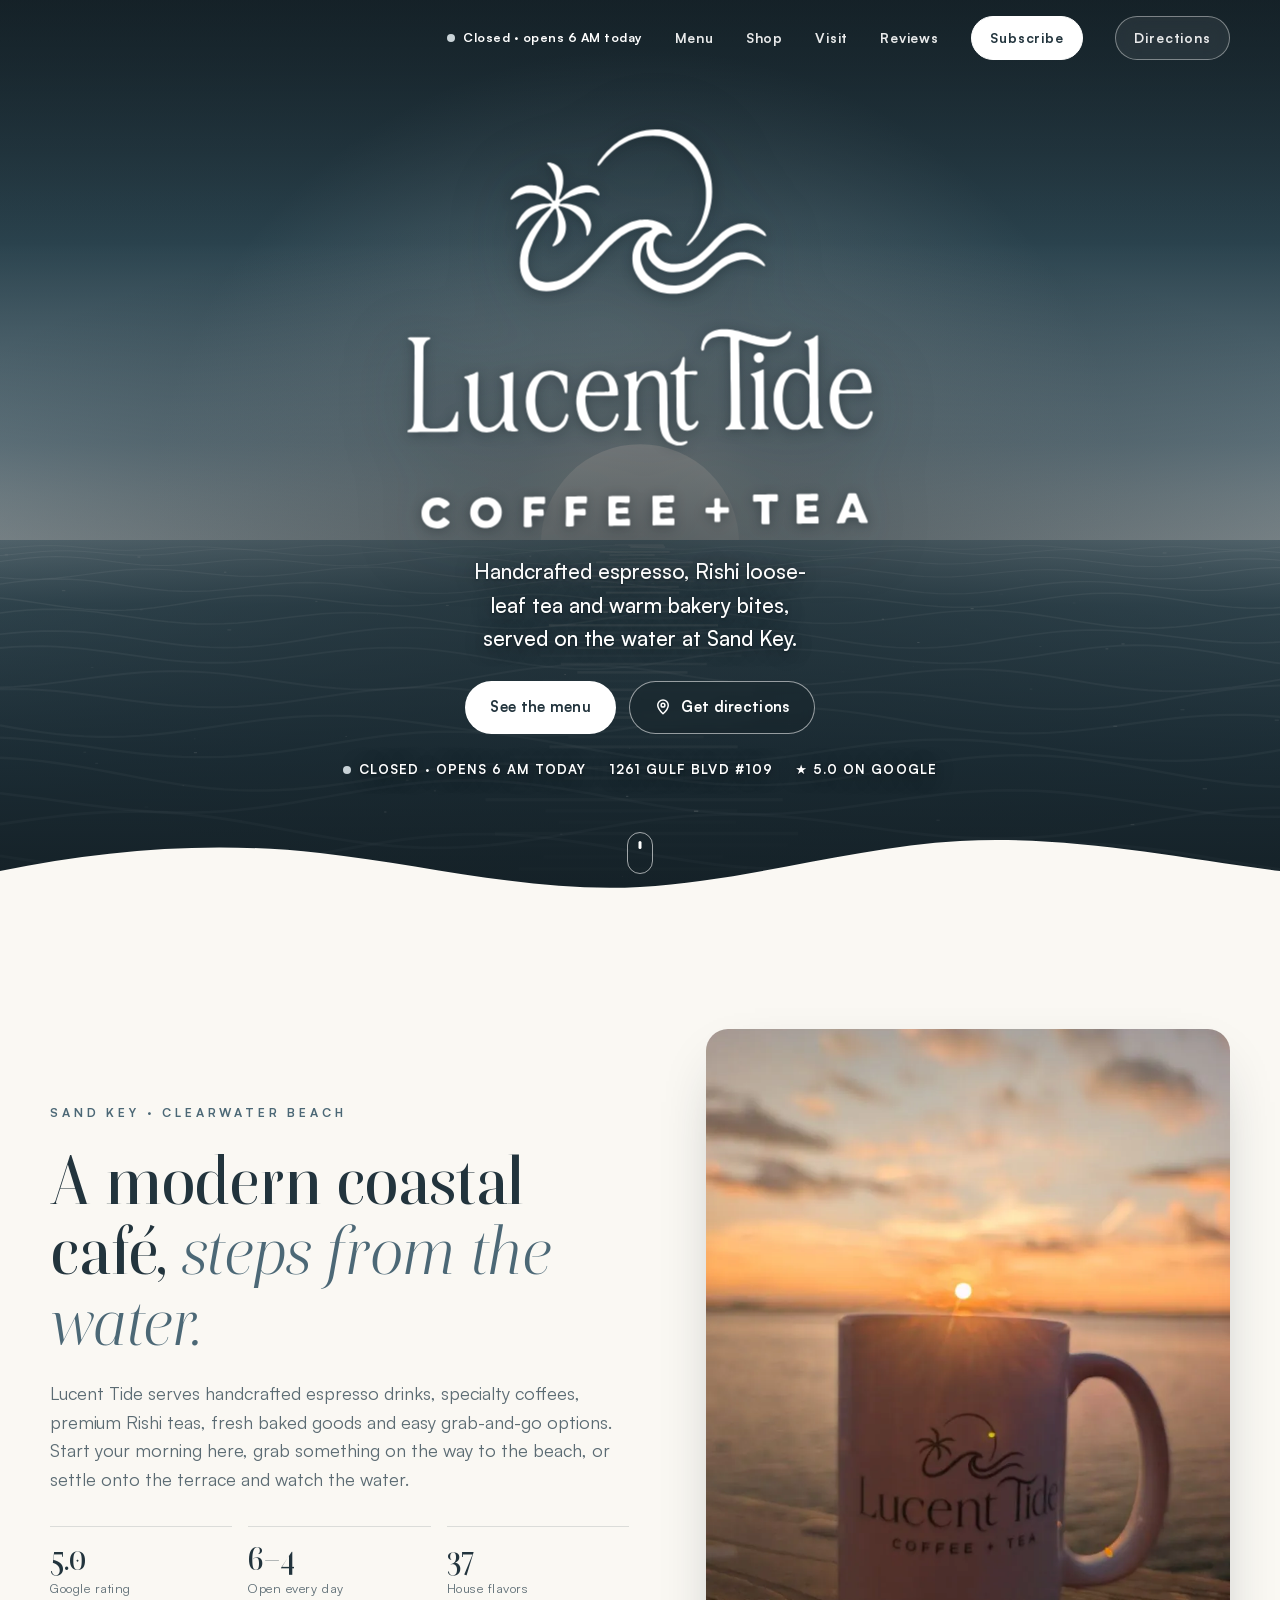
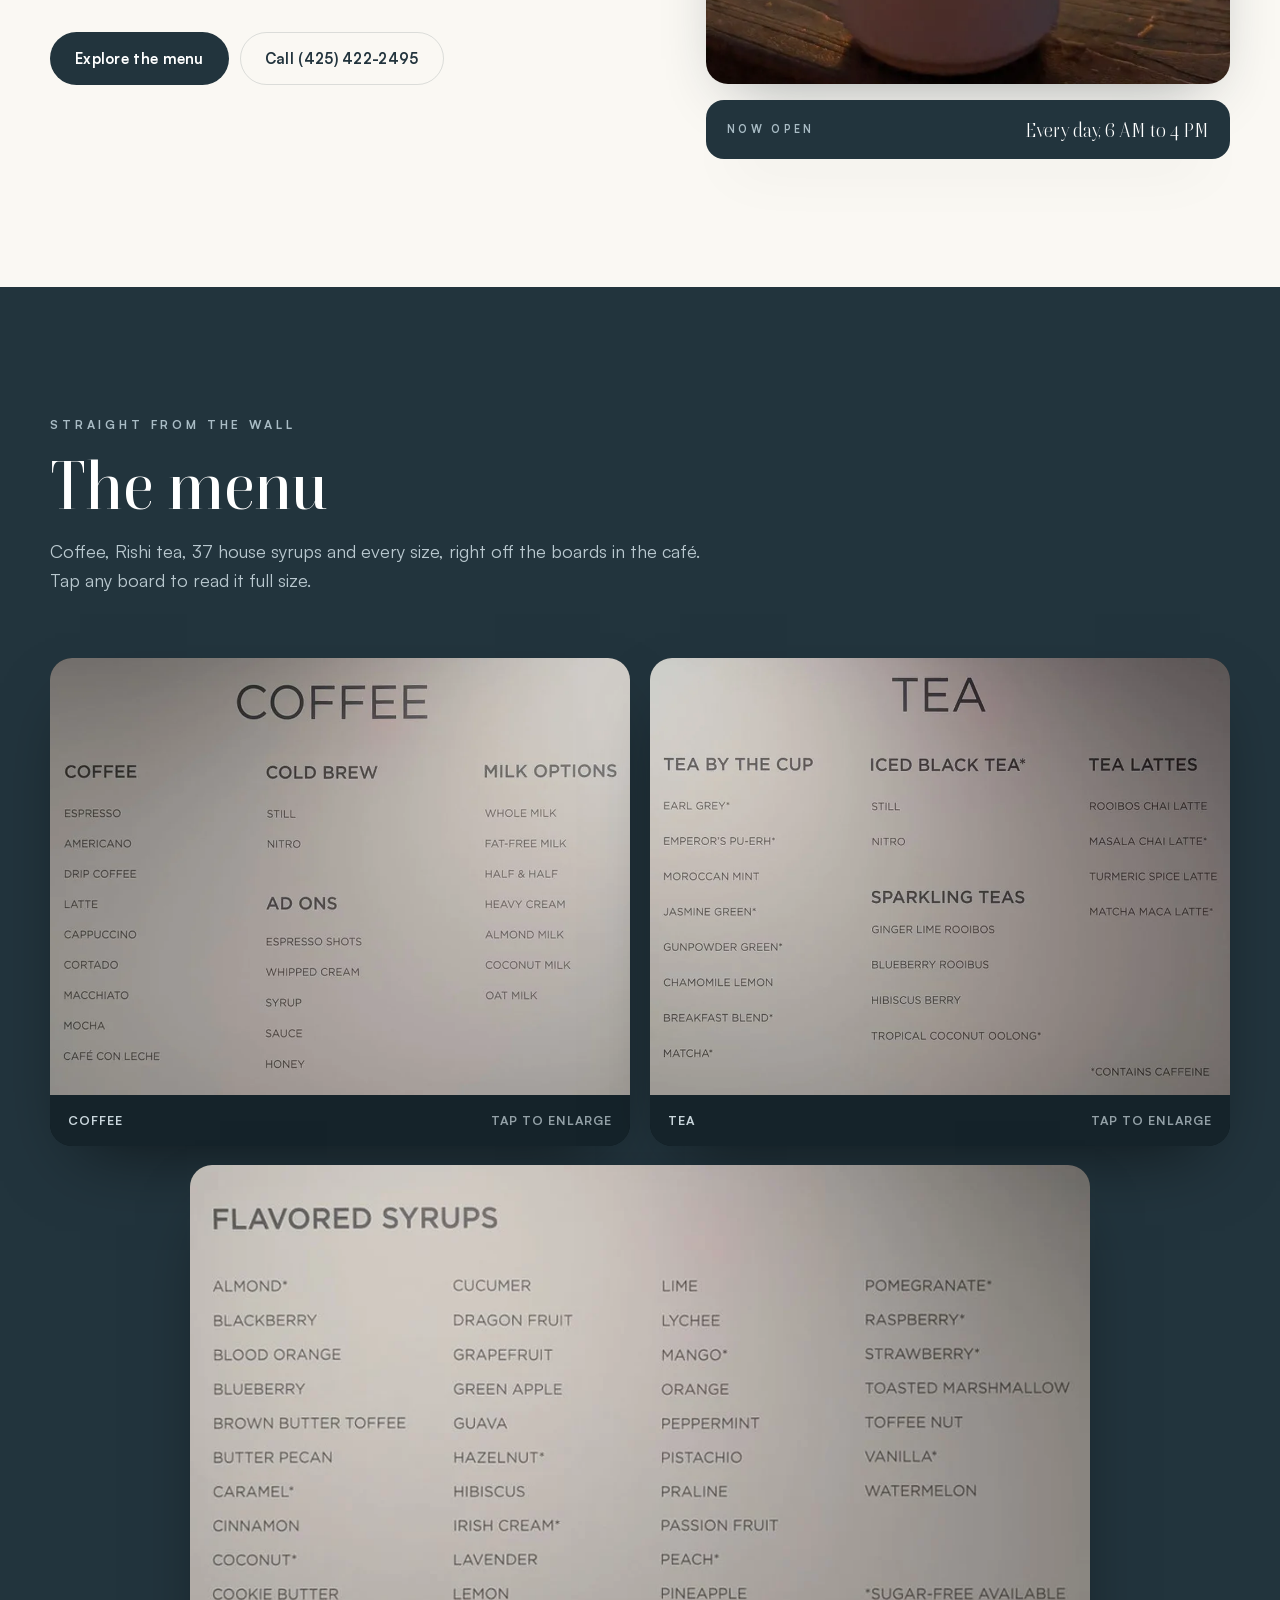
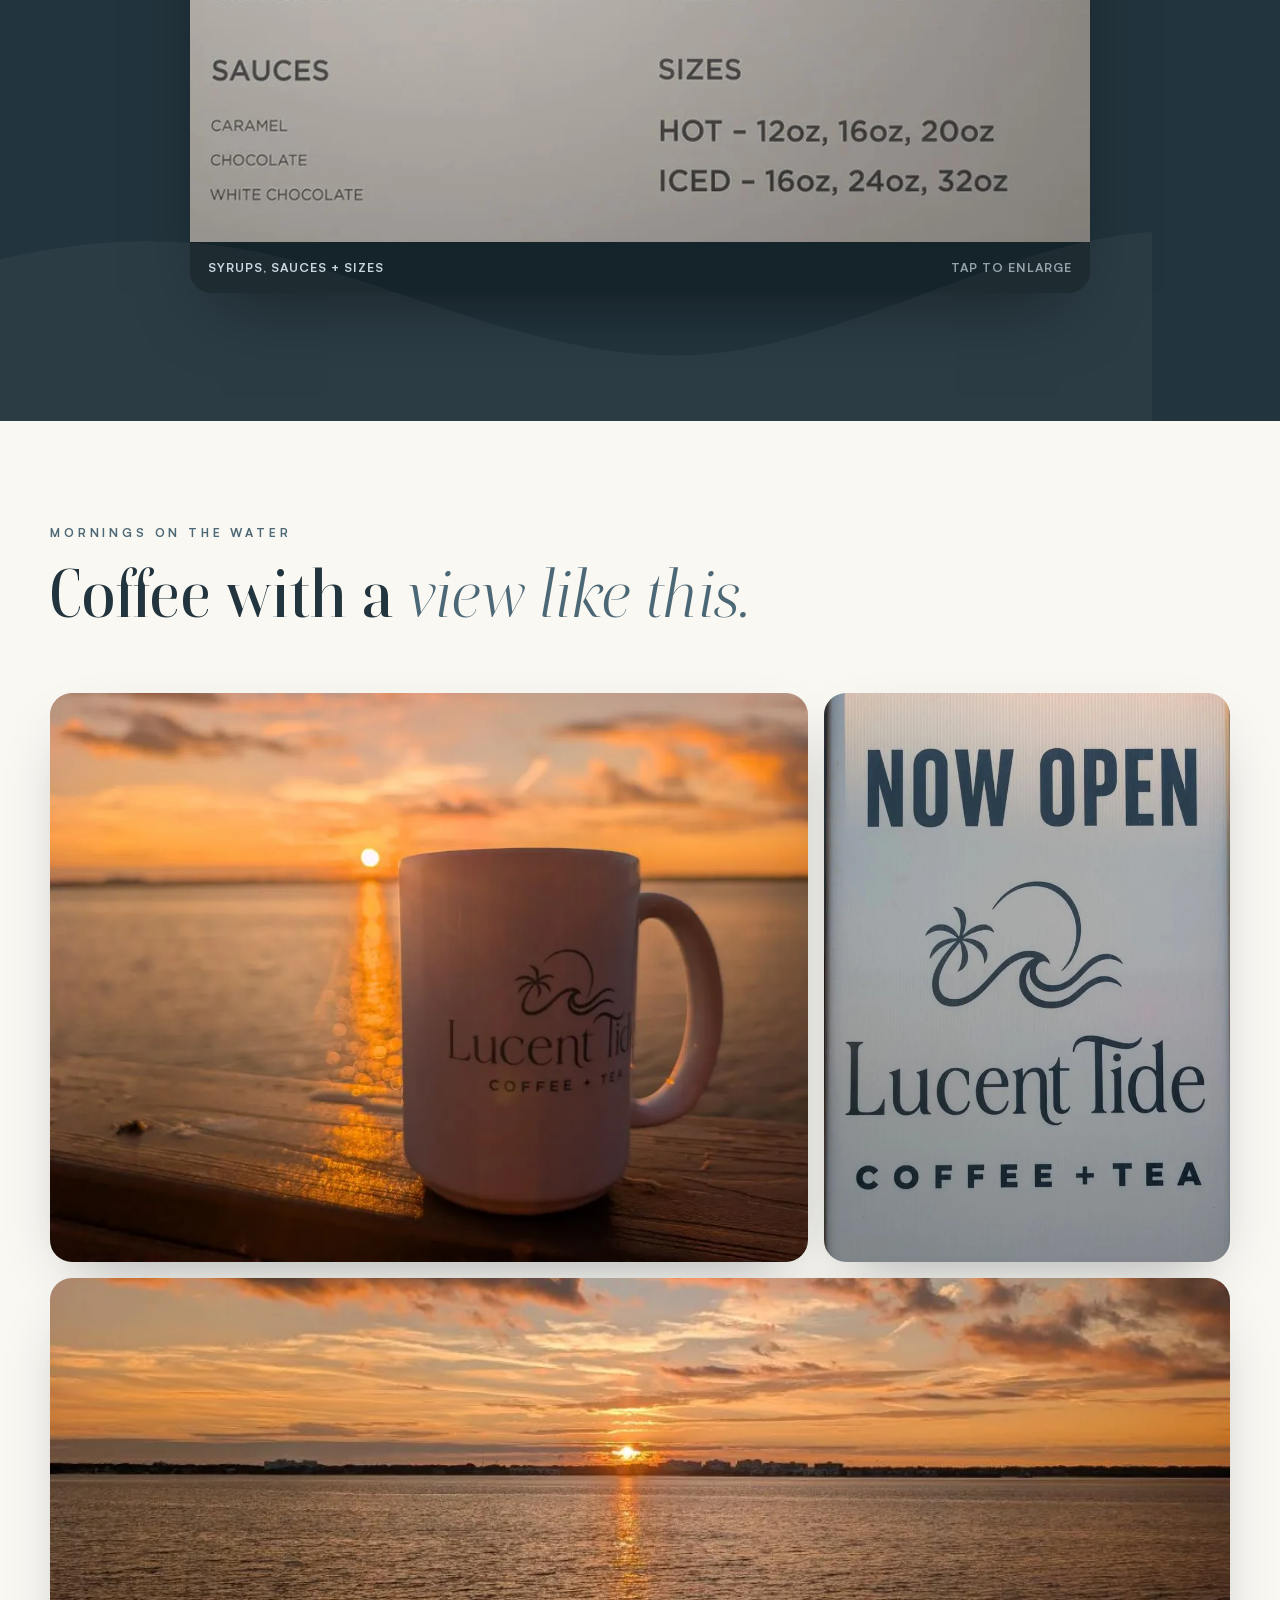
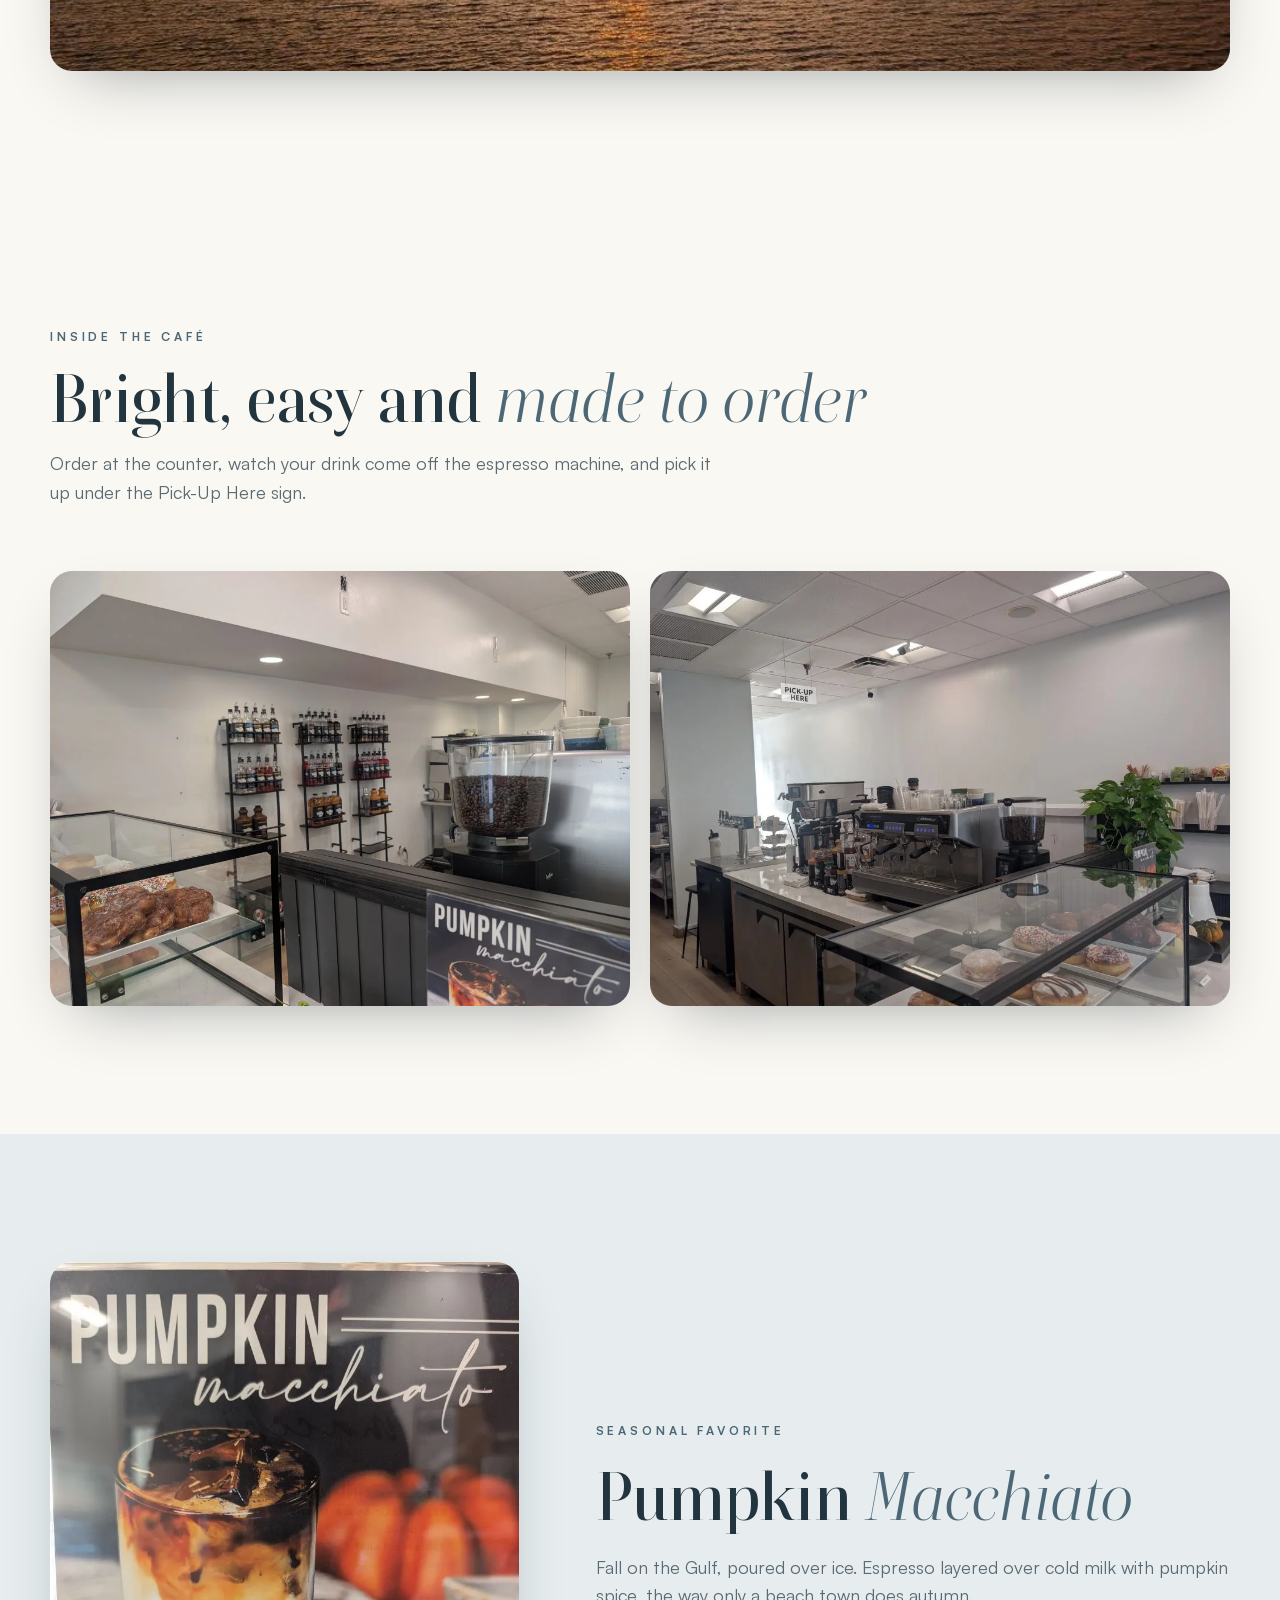
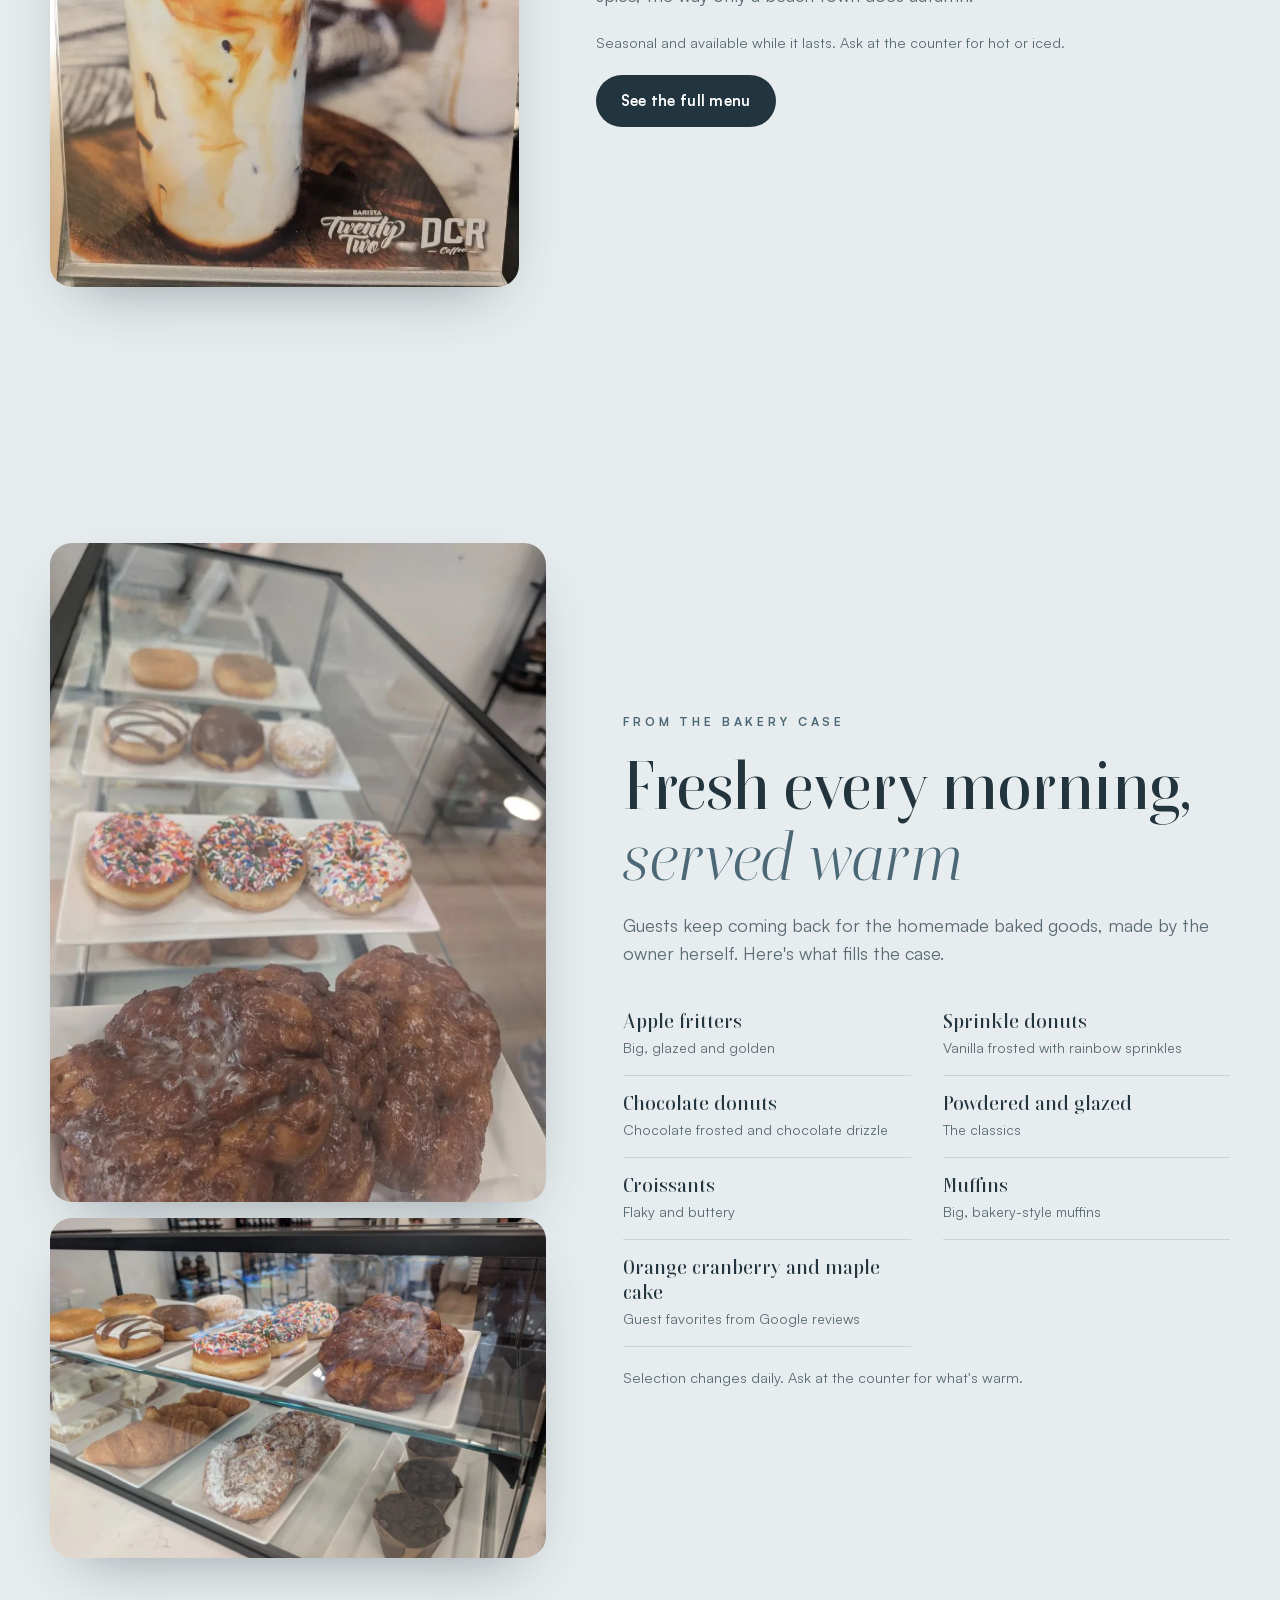
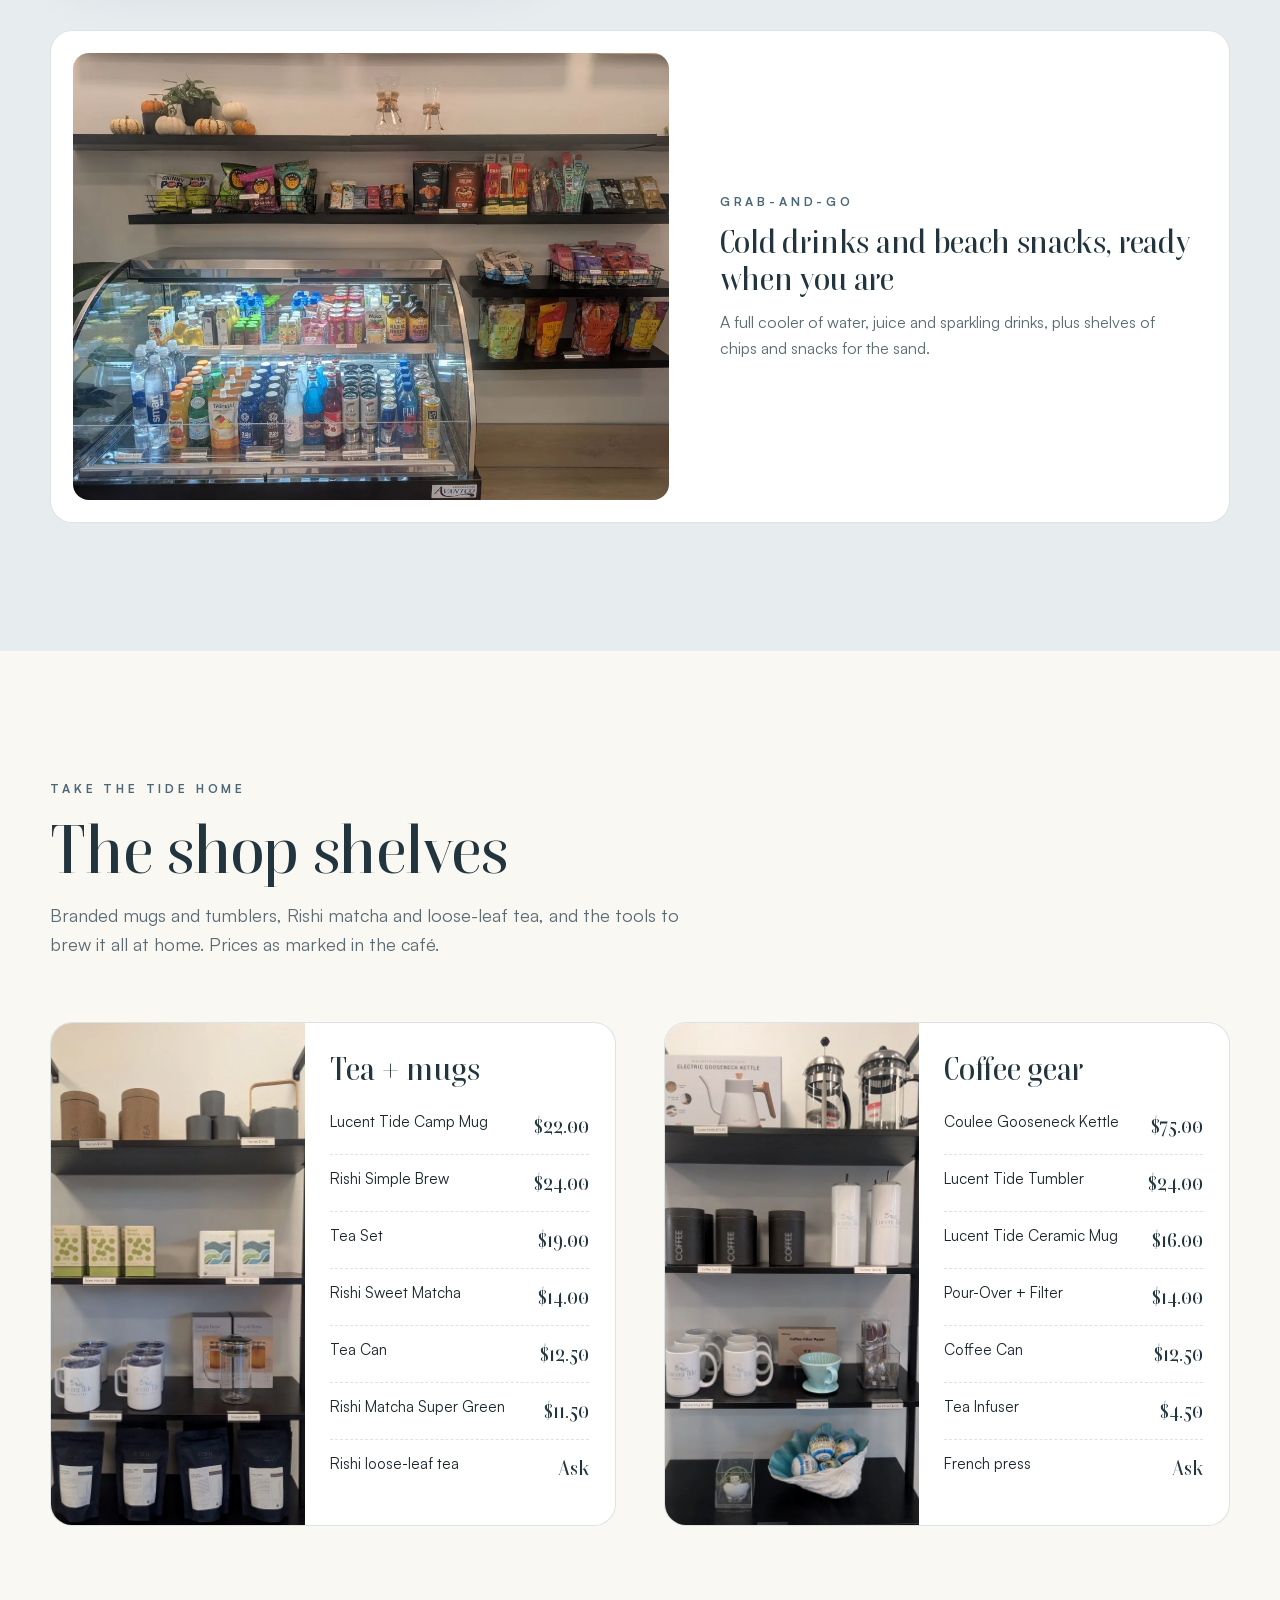
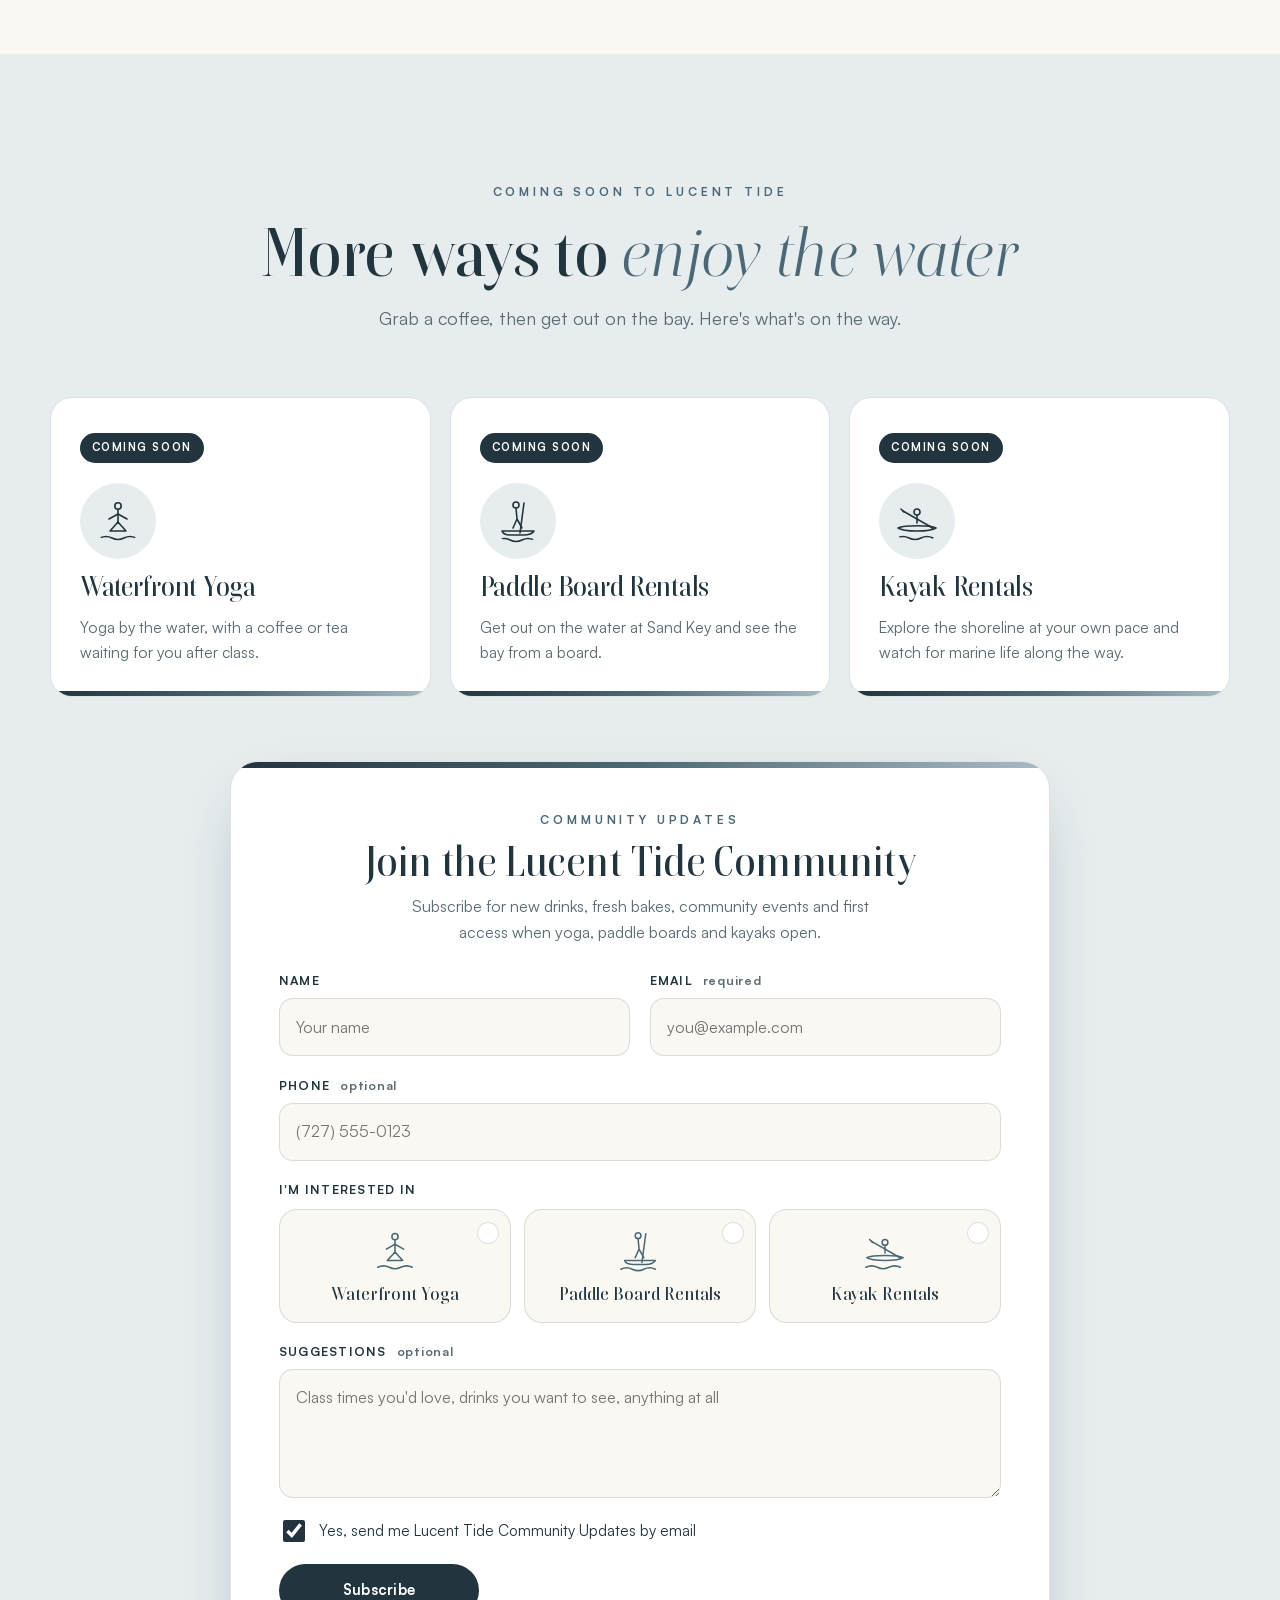
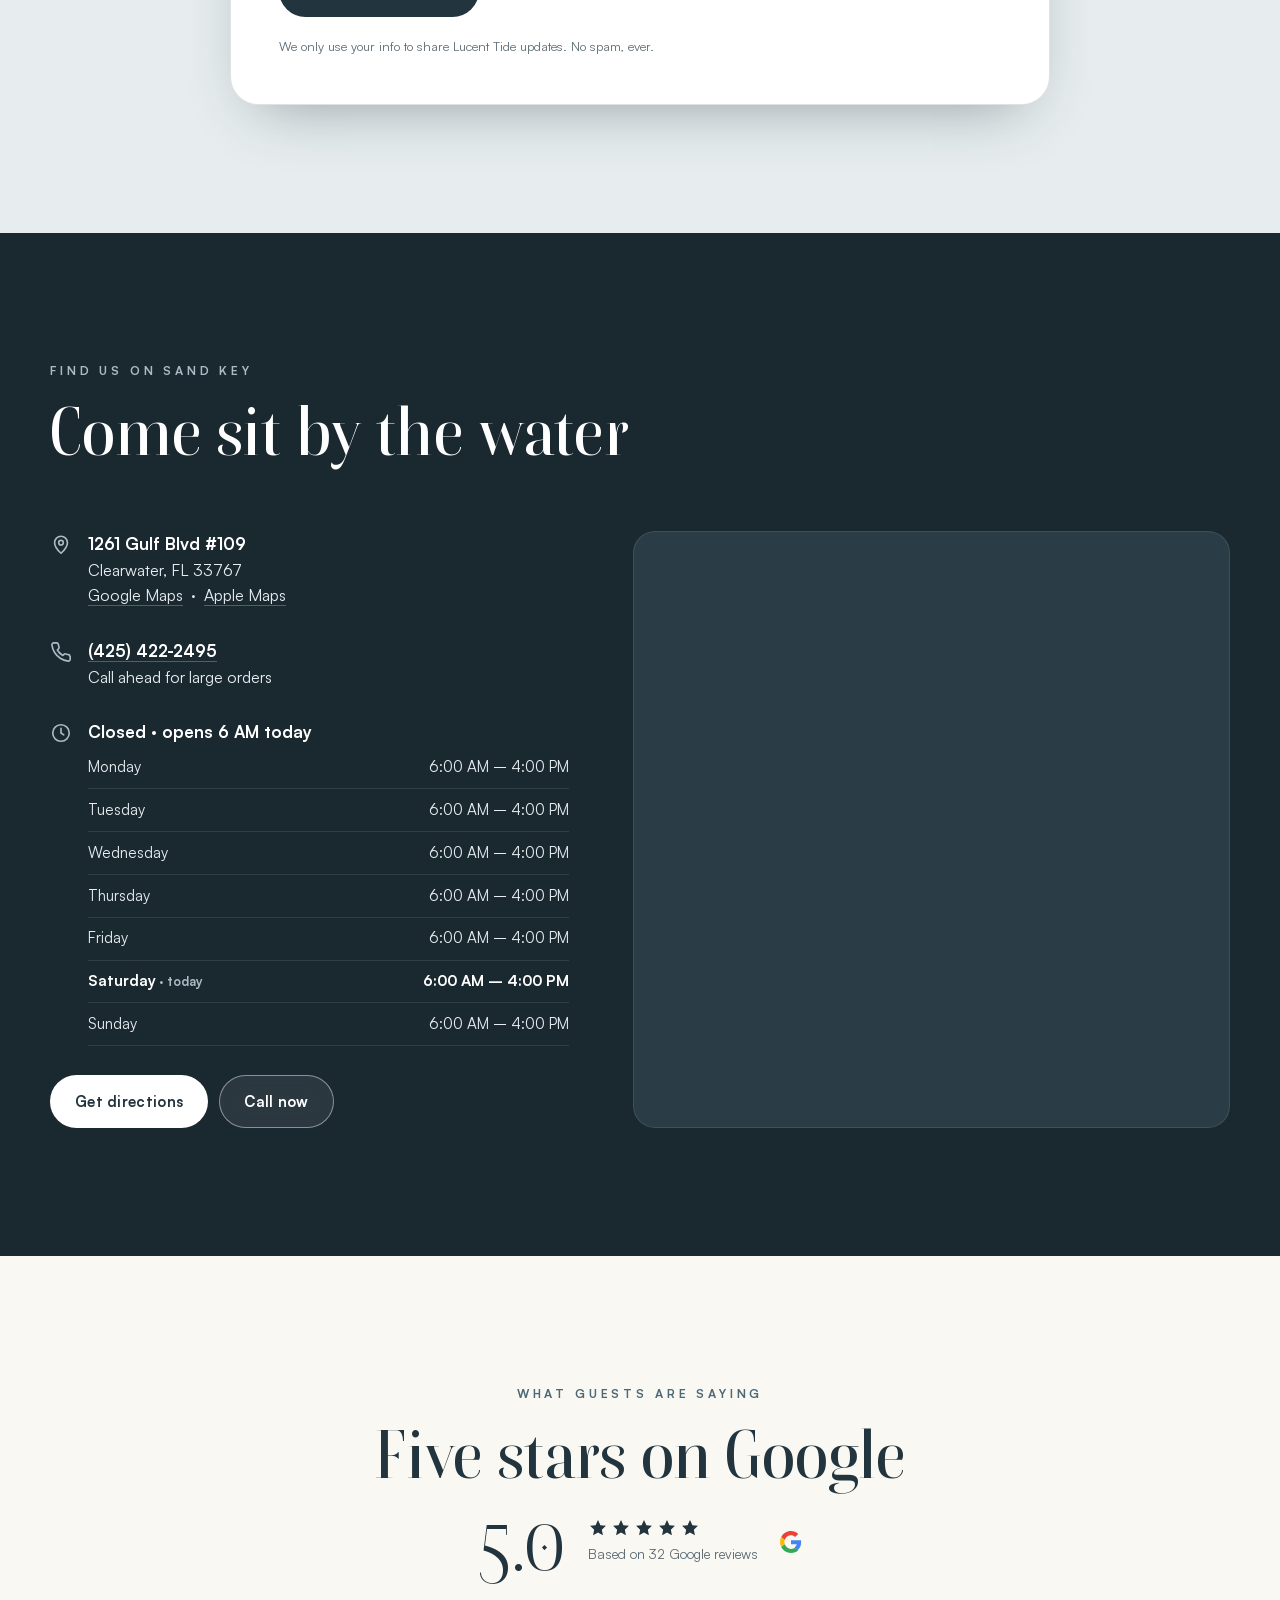
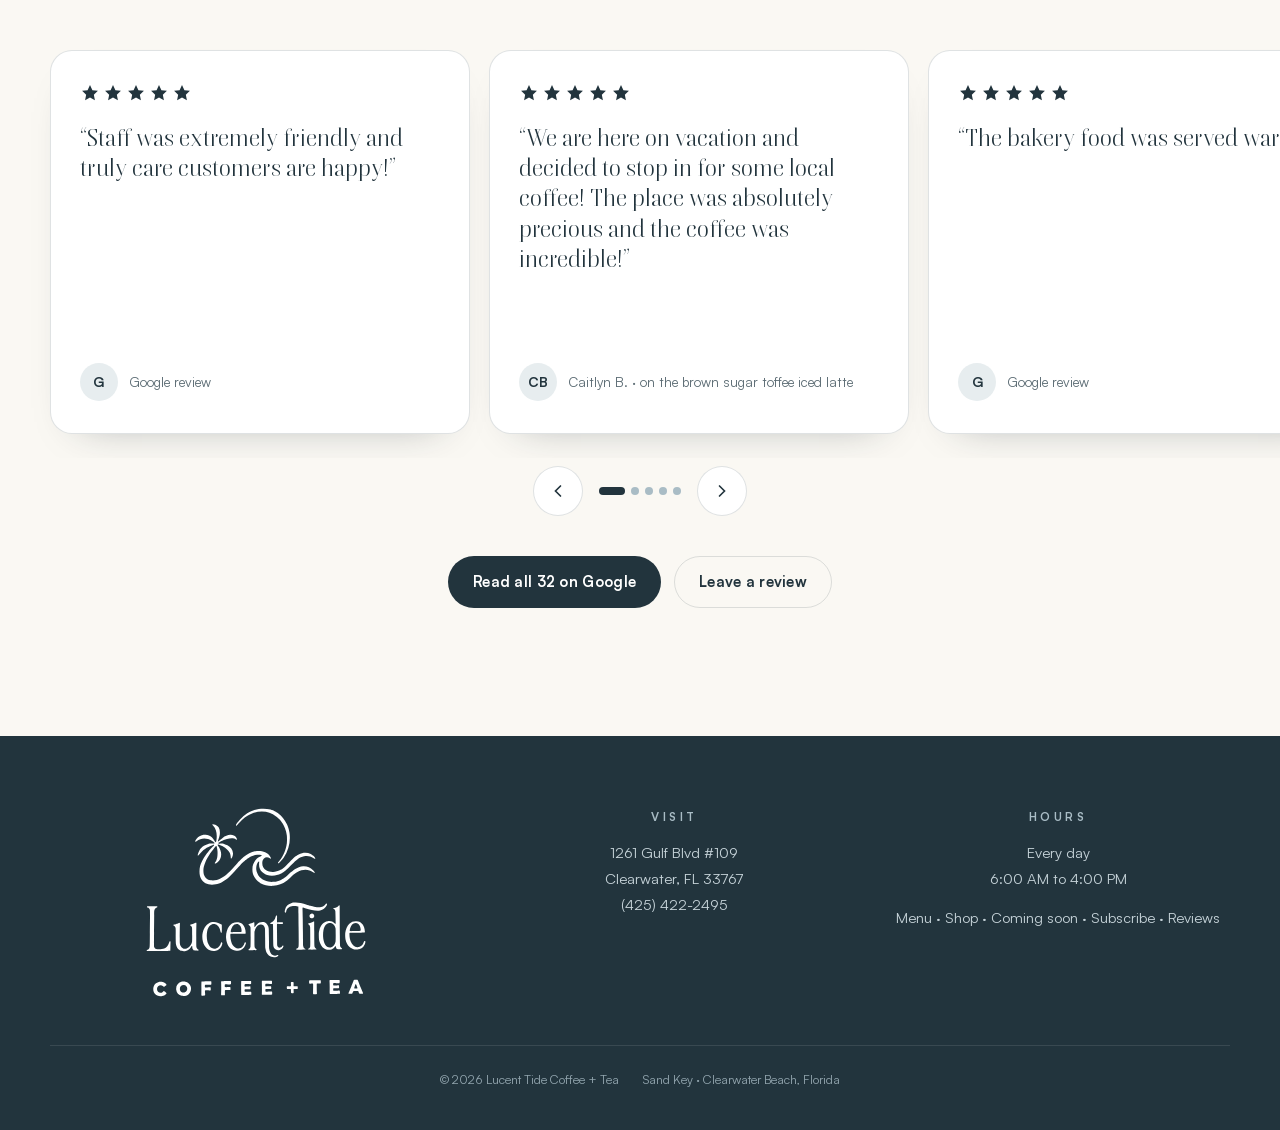
<file: index.html>
<!doctype html>
<html lang="en">
<head>
<meta charset="utf-8">
<meta name="viewport" content="width=device-width,initial-scale=1,viewport-fit=cover">
<title>Lucent Tide Coffee + Tea | Sand Key, Clearwater Beach</title>
<meta name="description" content="Lucent Tide Coffee + Tea on Sand Key, Clearwater Beach. Handcrafted espresso, nitro cold brew, Rishi loose-leaf teas, fresh baked goods and a terrace on the water. Open daily 6 AM to 4 PM.">
<meta name="theme-color" content="#22343D">
<meta property="og:title" content="Lucent Tide Coffee + Tea">
<meta property="og:description" content="Coffee + tea on the water at Sand Key, Clearwater Beach. Open daily 6 AM to 4 PM.">
<meta property="og:image" content="assets/og.jpg">
<meta property="og:type" content="website">
<link rel="icon" href="assets/favicon.svg" type="image/svg+xml">
<link rel="apple-touch-icon" href="assets/apple-touch-icon.png">
<link rel="preload" href="fonts/boska-500.woff2" as="font" type="font/woff2" crossorigin>
<link rel="preload" href="fonts/satoshi-500.woff2" as="font" type="font/woff2" crossorigin>
<link rel="stylesheet" href="fonts.css">
<link rel="stylesheet" href="styles.css?v=1794151665">
<script type="application/ld+json">
{"@context":"https://schema.org","@type":"CafeOrCoffeeShop","name":"Lucent Tide Coffee & Tea","image":"assets/og.jpg","telephone":"+1-425-422-2495","priceRange":"$","servesCuisine":["Coffee","Tea","Bakery"],
"address":{"@type":"PostalAddress","streetAddress":"1261 Gulf Blvd #109","addressLocality":"Clearwater","addressRegion":"FL","postalCode":"33767","addressCountry":"US"},
"openingHoursSpecification":[{"@type":"OpeningHoursSpecification","dayOfWeek":["Monday","Tuesday","Wednesday","Thursday","Friday","Saturday","Sunday"],"opens":"06:00","closes":"16:00"}],
"aggregateRating":{"@type":"AggregateRating","ratingValue":"5.0","reviewCount":"32"}}
</script>
</head>
<body>

<header class="top" id="top">
  <div class="wrap bar">
    <a class="brand" href="#hero" aria-label="Lucent Tide Coffee + Tea, home">
      <svg class="m" aria-hidden="true" xmlns="http://www.w3.org/2000/svg" viewBox="0 0 1430 925"><path fill="currentColor" fill-rule="evenodd" d="M928.3 917.0C986.3 912.3 1037.7 893.0 1082.0 859.3C1091.3 852.2 1116.2 830.8 1130.6 817.5C1175.3 776.2 1181.6 771.3 1213.0 753.2C1258.8 726.9 1312.5 720.2 1355.5 735.5C1378.4 743.6 1387.0 748.1 1402.1 759.4C1409.7 765.2 1413.7 766.3 1416.0 763.5C1419.5 759.2 1412.8 748.5 1396.1 731.9C1363.9 699.9 1326.1 685.3 1280.5 687.4C1262.4 688.3 1247.5 691.5 1229.5 698.7C1206.1 708.0 1177.9 723.4 1165.0 734.0C1162.5 736.0 1156.6 740.6 1151.9 744.1C1147.2 747.6 1140.9 752.6 1137.9 755.2C1134.9 757.8 1127.3 764.3 1121.0 769.7C1114.7 775.1 1106.6 782.2 1103.0 785.5C1086.9 800.5 1066.7 817.3 1055.5 824.9C1038.0 836.9 1032.8 840.0 1018.2 847.2C988.2 861.7 967.0 867.5 935.0 870.0C891.1 873.3 863.6 868.8 822.9 851.7C798.5 841.4 767.2 816.9 754.7 798.2C742.1 779.2 731.3 751.9 728.5 731.6C724.4 702.1 730.3 666.6 742.4 647.0C751.0 633.1 757.6 627.1 760.8 630.4C762.1 631.7 762.2 633.6 761.1 646.3C757.0 694.1 768.3 725.9 800.6 757.0C815.8 771.6 832.6 781.4 856.0 789.5C890.8 801.6 937.2 800.7 981.8 787.1C1001.3 781.2 1011.9 776.2 1040.5 759.2C1068.1 742.9 1097.7 716.3 1149.0 662.0C1177.6 631.8 1192.0 618.7 1218.0 599.3C1235.2 586.5 1267.6 572.4 1290.0 568.0C1332.6 559.7 1365.4 566.3 1403.5 590.9C1415.3 598.6 1418.4 599.9 1420.9 598.3C1425.8 595.3 1420.3 583.2 1408.4 570.8C1401.1 563.2 1378.7 546.8 1369.0 541.9C1326.9 521.0 1275.3 522.7 1227.5 546.7C1191.9 564.6 1172.7 580.5 1118.3 637.5C1065.9 692.3 1040.0 714.9 1014.6 727.7C1010.7 729.6 1006.0 732.2 1004.1 733.5C988.1 743.5 954.3 751.9 927.0 752.8C892.3 753.8 866.8 747.6 844.2 732.7C813.9 712.7 798.6 684.7 798.5 649.5C798.5 625.9 804.3 610.1 818.3 596.0C837.8 576.2 862.2 575.2 888.0 593.1C897.2 599.5 899.3 600.1 901.0 596.9C902.4 594.4 900.5 588.0 895.8 578.6C876.2 539.7 829.2 512.1 774.3 507.1C759.7 505.8 727.7 507.3 711.5 510.1C670.2 517.4 621.5 542.1 578.1 577.9C564.1 589.5 518.9 634.5 502.3 653.4C411.1 757.1 364.9 799.5 311.9 828.0C273.1 848.9 228.0 858.1 194.0 852.1C159.8 846.1 139.7 834.3 124.6 811.6C109.6 788.9 104.3 766.9 105.3 730.6C106.1 699.7 111.7 677.4 129.1 635.7C139.4 611.2 163.2 568.2 179.1 545.6C182.1 541.4 189.2 531.0 195.0 522.6C200.8 514.2 208.0 504.2 211.1 500.4C214.1 496.6 219.3 489.7 222.6 485.0C247.7 448.9 253.3 443.2 258.5 448.4C261.1 451.0 265.2 466.7 267.5 483.0C268.4 489.3 269.5 497.4 270.1 501.0C273.4 522.0 271.5 567.4 266.4 587.5C262.5 603.2 254.3 624.0 248.2 634.3C237.6 651.8 238.0 650.8 240.6 653.5C242.7 655.6 246.2 654.8 255.5 650.4C274.1 641.5 289.2 626.4 300.8 605.0C316.8 575.4 318.9 535.4 306.3 501.5C295.7 473.0 292.5 466.3 283.0 453.5C271.4 438.0 269.8 431.0 277.6 431.0C281.2 431.0 298.5 435.9 304.7 438.7C307.9 440.1 314.3 442.6 318.9 444.2C354.0 456.6 399.5 495.8 414.5 526.5C422.4 542.6 427.3 564.0 427.2 581.9C427.1 593.4 427.9 596.0 431.4 596.0C441.7 596.0 455.2 557.5 453.7 532.5C451.3 493.5 424.5 454.9 388.0 437.8C377.6 432.9 361.4 426.7 355.7 425.5C329.8 419.8 319.2 418.7 299.9 419.6C281.9 420.4 279.7 419.8 280.2 414.7C281.1 405.6 331.5 381.3 382.5 365.4C401.9 359.3 419.2 356.6 438.0 356.5C460.3 356.5 472.5 359.8 488.9 370.1C498.4 376.2 503.2 372.5 499.0 362.2C492.2 345.3 481.4 334.3 462.5 325.0C447.2 317.5 437.3 315.4 420.0 316.4C393.7 317.9 357.7 332.2 331.0 351.9C323.8 357.2 308.4 369.8 306.5 372.0C305.4 373.2 299.6 378.7 293.7 384.2C283.7 393.5 282.7 394.1 279.2 393.8C273.7 393.4 274.0 391.5 281.9 371.5C294.7 339.4 299.5 316.8 299.4 289.0C299.4 240.4 282.6 211.9 244.8 196.5C233.4 191.8 217.6 189.1 213.4 191.1C207.7 193.9 208.7 196.6 220.4 208.9C257.4 248.1 270.0 308.4 257.5 386.6C255.7 397.6 253.6 402.3 250.1 402.8C247.5 403.2 243.6 400.0 241.3 395.5C238.1 389.4 223.1 367.2 217.0 359.7C203.0 342.2 176.4 325.8 152.0 319.4C139.7 316.2 107.9 315.3 96.9 317.8C86.6 320.2 68.1 327.7 58.2 333.5C33.7 348.1 1.5 389.3 9.5 396.0C11.8 397.9 15.6 396.4 24.0 390.6C67.6 360.2 111.2 352.2 158.9 365.7C184.4 372.9 237.0 404.5 237.0 412.6C236.9 418.2 233.5 419.0 208.3 419.0C183.5 419.0 174.6 420.2 154.0 426.1C119.6 435.9 100.3 447.8 76.7 473.9C66.6 485.0 64.8 487.6 55.7 505.0C46.1 523.4 42.7 532.2 39.9 545.2C37.3 557.6 37.7 561.0 41.8 561.0C44.9 561.0 47.4 558.6 55.6 548.2C99.9 491.2 143.0 460.7 212.4 437.4C226.5 432.6 231.0 433.0 231.0 438.9C231.0 440.8 229.2 443.1 224.3 447.5C212.6 457.9 191.8 478.8 183.5 488.6C179.1 493.7 171.4 502.6 166.5 508.3C161.6 514.0 154.1 523.4 149.8 529.1C145.6 534.8 139.7 542.7 136.7 546.7C103.7 590.4 73.3 650.3 65.5 687.1C57.1 726.0 56.7 762.2 64.1 797.0C68.1 815.4 79.8 840.3 91.5 855.3C98.8 864.5 119.5 881.8 129.6 887.2C160.7 903.5 205.7 908.1 250.4 899.4C270.7 895.5 307.6 882.9 317.1 876.6C319.0 875.3 323.5 872.8 327.1 871.0C334.3 867.4 361.6 849.3 376.0 838.6C395.5 824.0 425.4 795.8 451.4 767.4C456.9 761.4 466.9 750.6 473.6 743.5C480.3 736.3 487.3 728.6 489.2 726.3C492.4 722.3 503.3 710.5 524.1 688.6C529.9 682.5 537.1 674.7 540.3 671.2C551.4 658.9 592.7 620.5 602.8 613.2C605.5 611.1 611.3 606.6 615.6 603.1C622.7 597.3 627.8 593.9 649.5 581.2C666.6 571.2 695.3 559.4 713.3 555.0C744.4 547.4 786.6 547.6 790.2 555.5C792.7 561.1 790.4 563.6 775.0 571.7C746.0 586.9 737.6 593.1 723.2 610.4C692.9 646.6 680.8 681.9 682.3 729.5C683.3 759.5 687.5 776.6 700.5 803.5C714.4 832.3 738.7 859.9 766.7 878.8C770.1 881.1 773.2 883.0 773.5 883.0C773.9 883.0 778.3 885.4 783.3 888.3C819.6 909.6 877.9 921.1 928.3 917.0ZM995.6 646.6C1007.8 637.8 1037.9 603.7 1052.1 582.8C1098.1 514.9 1123.3 434.1 1123.4 354.0C1123.4 319.2 1121.3 297.1 1115.5 272.4C1107.7 238.8 1098.8 212.6 1087.1 189.0C1061.9 138.0 1029.9 97.5 991.6 68.1C979.0 58.5 959.2 45.0 957.6 45.0C957.3 45.0 954.4 43.4 951.1 41.5C937.7 33.6 913.4 23.8 895.5 19.0C834.9 2.8 766.1 4.9 705.5 24.7C661.6 39.0 632.1 54.3 594.0 82.4C569.2 100.6 537.7 131.3 522.0 152.5C519.5 155.8 514.7 161.9 511.4 166.2C493.2 188.7 485.2 203.8 489.2 207.8C493.5 212.1 497.9 208.4 515.8 186.0C544.1 150.5 584.7 114.0 619.0 93.2C677.9 57.5 729.8 42.6 795.0 42.5C859.5 42.5 907.7 59.2 966.0 101.8C970.1 104.9 982.7 116.6 994.0 127.9C1013.1 147.1 1015.4 149.8 1027.8 167.8C1046.8 195.4 1054.6 209.9 1066.8 241.0C1076.4 265.2 1085.1 300.4 1088.1 327.5C1090.2 345.6 1089.9 396.6 1087.7 414.9C1082.9 454.0 1071.4 495.9 1055.9 531.0C1042.4 561.8 1021.1 598.2 1007.8 613.6C986.3 638.4 980.5 647.2 983.7 650.3C985.4 652.1 990.1 650.7 995.6 646.6Z"/></svg>
      <svg class="w" role="img" aria-label="Lucent Tide Coffee + Tea" xmlns="http://www.w3.org/2000/svg" viewBox="0 0 2591 1120"><path fill="currentColor" fill-rule="evenodd" d="M191.9 1110.3C208.2 1107.1 222.7 1099.4 234.1 1088.0C244.0 1078.0 244.0 1074.8 233.9 1067.2C231.5 1065.4 225.7 1061.0 221.1 1057.5C209.8 1048.9 208.6 1048.9 200.0 1057.8C182.9 1075.5 158.2 1076.2 141.5 1059.5C125.0 1043.1 125.6 1009.7 142.5 994.2C160.9 977.4 184.4 978.0 200.9 995.7C208.3 1003.5 208.9 1003.5 219.8 996.0C244.6 979.0 245.6 977.2 235.9 966.6C226.7 956.5 209.6 946.9 195.0 943.5C145.4 932.0 97.7 960.4 87.4 1007.6C84.8 1019.5 85.0 1039.9 87.9 1051.4C93.6 1074.6 111.3 1095.6 132.4 1104.2C152.5 1112.4 171.9 1114.4 191.9 1110.3ZM457.5 1107.9C508.5 1100.6 539.9 1052.1 527.5 1000.1C520.3 970.1 492.7 944.2 463.3 940.0C449.0 937.9 425.2 939.1 415.0 942.4C373.2 956.1 350.9 991.4 355.8 1036.2C359.8 1072.4 384.6 1099.6 420.5 1107.3C428.7 1109.1 447.5 1109.4 457.5 1107.9ZM693.2 1103.6C697.5 1101.7 697.7 1097.0 695.0 1063.8C693.0 1040.5 693.4 1040.2 719.8 1041.9C754.6 1044.1 760.2 1043.5 762.1 1037.1C763.8 1031.3 761.8 1009.1 759.5 1007.4C756.9 1005.5 742.5 1005.6 721.0 1007.7C695.1 1010.1 693.0 1009.1 693.0 993.5C693.0 982.3 694.5 977.5 698.7 975.9C700.7 975.1 709.2 975.0 727.0 975.5C768.7 976.7 764.8 976.9 767.6 973.7C769.9 971.0 770.0 970.3 770.0 955.6C770.0 942.0 769.8 939.9 768.1 937.9C765.9 935.1 768.2 935.2 725.5 936.8C707.9 937.5 685.1 938.0 674.8 937.8C658.5 937.5 655.9 937.7 654.4 939.2C652.9 940.7 652.7 947.5 652.3 1016.7C652.1 1058.4 651.9 1094.2 651.8 1096.4C651.6 1099.5 652.1 1100.7 654.5 1102.8C657.4 1105.2 657.4 1105.2 674.4 1104.8C683.8 1104.5 692.2 1104.0 693.2 1103.6ZM918.8 1101.1C930.7 1100.2 930.0 1102.0 929.3 1070.6C928.5 1037.8 927.9 1039.2 944.0 1038.8C949.8 1038.6 962.4 1038.9 972.2 1039.4C989.8 1040.3 989.8 1040.3 992.5 1037.6C995.1 1034.9 995.1 1034.9 994.8 1020.4C994.4 999.9 994.9 1000.2 963.0 1004.0C957.8 1004.7 948.7 1005.0 942.8 1004.8C927.9 1004.4 927.5 1004.0 927.5 988.4C927.5 970.7 925.5 971.5 965.0 972.4C990.9 972.9 996.9 972.8 998.4 971.7C1000.8 969.9 1001.9 963.4 1001.9 949.3C1002.0 931.5 1004.2 932.4 966.4 933.9C949.4 934.5 924.9 935.0 912.0 935.0C899.1 935.0 887.9 935.4 887.2 935.8C884.6 937.5 884.1 943.1 885.0 959.3C886.3 981.9 886.2 1043.0 884.9 1070.8C883.7 1095.9 884.1 1099.6 888.4 1100.5C889.5 1100.7 891.4 1101.1 892.5 1101.3C895.7 1102.0 909.7 1101.9 918.8 1101.1ZM1198.0 1097.0C1230.7 1097.1 1236.8 1096.9 1238.5 1095.6C1240.4 1094.2 1240.5 1093.1 1240.3 1077.9C1239.9 1055.1 1242.4 1056.7 1209.5 1058.8C1179.9 1060.7 1168.6 1060.6 1165.6 1058.7C1162.2 1056.4 1160.7 1050.4 1161.2 1040.7C1161.7 1028.2 1160.5 1028.6 1193.5 1029.5C1208.3 1029.9 1222.0 1030.2 1223.8 1030.3C1229.9 1030.4 1230.5 1028.7 1230.2 1013.2C1229.8 995.6 1229.7 995.4 1217.2 995.8C1212.4 995.9 1201.5 996.7 1193.0 997.5C1161.2 1000.5 1158.6 999.2 1160.5 981.3C1161.8 968.6 1166.7 966.9 1196.7 968.9C1241.0 971.8 1238.5 972.9 1238.5 950.5C1238.5 936.4 1238.3 934.9 1236.5 933.1C1234.6 931.2 1233.0 931.2 1179.1 931.7C1130.1 932.2 1123.5 932.5 1122.1 933.9C1119.5 936.5 1120.0 1094.8 1122.7 1096.8C1124.2 1098.0 1127.7 1098.1 1142.0 1097.5C1151.6 1097.1 1176.8 1096.9 1198.0 1097.0ZM1433.3 1094.5C1481.5 1094.5 1483.2 1094.4 1484.6 1092.6C1486.3 1090.3 1486.6 1062.8 1485.0 1058.6C1483.6 1054.9 1480.5 1054.5 1461.0 1055.9C1451.4 1056.6 1436.4 1057.4 1427.8 1057.7C1412.1 1058.3 1412.1 1058.3 1409.1 1055.2C1406.1 1052.2 1406.0 1052.0 1406.0 1042.2C1406.0 1025.1 1404.3 1025.8 1441.1 1027.0C1476.9 1028.1 1474.4 1029.2 1474.8 1012.3C1475.2 993.0 1474.9 992.6 1454.3 994.1C1446.7 994.6 1433.5 995.3 1424.9 995.7C1405.4 996.4 1405.0 996.1 1405.0 981.8C1405.0 964.5 1405.3 964.4 1460.7 967.9C1477.5 969.0 1481.0 968.5 1482.9 964.4C1484.3 961.3 1484.4 934.6 1483.0 932.0C1481.1 928.5 1476.7 928.0 1454.0 929.0C1442.2 929.5 1417.8 930.0 1399.9 930.0C1369.2 930.0 1367.2 930.1 1365.6 931.9C1364.0 933.6 1363.9 936.3 1364.5 962.6C1365.6 1016.6 1365.7 1052.5 1364.8 1070.5C1363.6 1094.9 1364.5 1096.7 1377.0 1095.3C1380.6 1094.9 1405.9 1094.5 1433.3 1094.5ZM2010.5 1086.8C2013.3 1084.6 2013.3 1084.6 2012.6 1067.1C2011.1 1028.5 2010.3 967.5 2011.3 965.3C2012.9 961.7 2016.9 961.0 2030.3 962.0C2059.2 964.3 2059.0 964.4 2059.0 944.8C2059.0 937.5 2058.5 929.9 2058.0 927.9C2056.3 921.9 2055.2 921.7 2029.9 923.0C2017.6 923.6 1988.9 924.0 1966.1 923.9C1915.9 923.6 1921.0 921.3 1921.0 943.5C1921.0 964.7 1920.9 964.6 1937.4 963.4C1958.7 961.9 1963.6 962.2 1966.2 964.8C1968.5 967.1 1968.5 967.1 1968.3 1000.3C1968.2 1018.6 1967.8 1044.8 1967.5 1058.5C1966.7 1091.6 1964.8 1089.0 1989.4 1089.0C2006.7 1089.0 2007.9 1088.9 2010.5 1086.8ZM2242.0 1085.0C2273.9 1085.0 2281.0 1084.8 2282.6 1083.6C2284.4 1082.3 2284.5 1080.9 2284.3 1066.6C2284.1 1050.4 2283.5 1047.5 2279.7 1046.1C2278.4 1045.6 2268.0 1045.8 2255.5 1046.6C2213.5 1049.2 2208.6 1048.9 2205.9 1043.8C2204.1 1040.5 2204.2 1022.7 2206.0 1020.5C2209.3 1016.5 2213.1 1015.9 2227.7 1017.0C2235.3 1017.5 2248.0 1018.1 2255.8 1018.2C2274.4 1018.6 2274.0 1018.9 2274.0 1001.9C2274.0 982.5 2273.9 982.4 2249.2 984.7C2239.5 985.6 2226.4 986.4 2220.2 986.4C2205.2 986.5 2204.0 985.5 2204.0 971.9C2204.0 956.9 2206.1 956.1 2240.5 957.9C2251.9 958.5 2264.8 959.0 2269.1 959.0C2280.0 959.0 2280.5 958.3 2281.4 940.7C2282.5 918.5 2282.3 918.4 2256.8 919.9C2246.7 920.5 2222.0 921.0 2201.8 921.0C2157.6 921.1 2160.4 920.0 2161.4 936.5C2163.2 965.7 2163.9 1005.0 2163.2 1039.5C2162.7 1060.7 2162.7 1078.9 2163.2 1080.7C2164.6 1085.9 2165.7 1086.2 2185.4 1085.6C2195.3 1085.2 2220.7 1085.0 2242.0 1085.0ZM2427.2 1081.8C2430.2 1080.7 2432.1 1077.3 2434.6 1068.0C2437.1 1058.8 2439.4 1054.5 2442.7 1053.2C2446.8 1051.7 2467.9 1050.8 2483.7 1051.6C2500.6 1052.5 2501.1 1052.8 2505.9 1067.1C2510.5 1081.1 2509.7 1080.6 2532.7 1081.3C2551.9 1081.9 2552.0 1081.9 2554.7 1079.6C2558.1 1076.7 2557.6 1074.5 2548.5 1055.0C2545.0 1047.6 2541.3 1039.2 2540.2 1036.5C2539.1 1033.8 2534.6 1023.1 2530.2 1012.8C2520.6 990.6 2506.9 956.2 2501.0 939.5C2492.6 915.3 2494.6 916.7 2469.5 917.2C2447.2 917.6 2447.7 917.3 2442.9 931.9C2441.2 937.2 2436.9 948.5 2433.5 957.0C2430.1 965.5 2423.6 982.0 2419.1 993.5C2410.1 1016.4 2409.6 1017.7 2394.4 1051.8C2379.5 1085.1 2379.2 1084.4 2406.5 1083.5C2416.4 1083.2 2425.7 1082.4 2427.2 1081.8ZM1737.1 1074.1C1739.9 1071.9 1739.9 1070.8 1738.7 1046.9C1737.6 1025.1 1735.9 1026.5 1762.4 1026.5C1788.7 1026.5 1787.5 1027.3 1787.5 1010.1C1787.5 992.7 1788.9 993.6 1762.9 994.5C1735.4 995.5 1737.5 997.5 1738.4 970.5C1739.3 944.8 1739.7 945.7 1725.3 945.2C1706.0 944.5 1705.6 945.0 1706.8 968.5C1707.3 977.7 1707.4 987.1 1706.9 989.3C1705.7 996.1 1705.1 996.3 1683.3 995.6C1658.8 994.9 1658.7 994.9 1658.2 1008.7C1657.7 1019.7 1659.1 1025.3 1662.5 1026.8C1664.2 1027.6 1670.6 1027.8 1683.7 1027.3C1709.5 1026.5 1707.6 1024.5 1707.2 1051.8C1706.8 1077.6 1705.8 1076.0 1723.1 1076.0C1733.1 1076.0 1735.1 1075.7 1737.1 1074.1ZM428.8 1067.1C410.2 1061.0 398.8 1045.4 398.9 1026.0C398.9 997.1 418.4 977.9 446.5 979.2C471.0 980.2 487.4 1000.5 485.8 1028.0C484.9 1043.4 472.7 1060.5 458.5 1066.0C450.3 1069.3 436.8 1069.7 428.8 1067.1ZM2455.8 1020.4C2451.1 1017.9 2451.3 1015.5 2458.0 995.8C2465.6 973.5 2466.4 972.0 2469.4 972.0C2473.1 972.0 2475.7 975.9 2481.8 991.1C2491.2 1014.1 2491.4 1015.6 2486.8 1020.0C2484.0 1022.6 2460.4 1023.0 2455.8 1020.4ZM1537.0 649.3C1552.9 644.1 1561.4 636.3 1557.9 630.2C1555.6 626.0 1550.7 626.1 1541.0 630.5C1526.2 637.2 1508.9 635.9 1492.0 626.9C1471.8 616.2 1457.2 590.2 1451.5 555.0C1449.4 542.1 1449.1 529.2 1447.9 420.5C1446.8 311.5 1446.6 308.5 1438.7 288.0C1429.7 264.2 1417.5 249.8 1400.5 242.7C1393.3 239.8 1388.7 238.9 1376.5 238.3C1349.3 237.0 1324.7 246.0 1307.6 263.5C1302.3 269.0 1296.1 276.7 1292.9 281.7C1289.9 286.4 1285.8 292.1 1283.7 294.3C1280.1 298.1 1279.8 298.2 1278.2 296.6C1276.7 295.1 1276.5 292.0 1276.4 270.0C1276.3 239.3 1275.9 238.6 1263.4 244.5C1249.0 251.3 1232.4 257.5 1222.7 259.6C1210.4 262.3 1208.4 263.2 1207.5 266.0C1206.6 268.9 1208.1 271.0 1215.1 276.0C1223.5 282.1 1228.6 289.7 1230.6 299.2C1232.9 310.2 1232.9 518.9 1230.7 529.7C1227.9 542.9 1222.1 551.9 1213.8 556.1C1206.4 559.9 1205.2 566.6 1211.5 569.0C1213.1 569.6 1230.2 569.7 1256.7 569.3C1296.2 568.7 1299.5 568.5 1301.2 566.8C1305.0 563.0 1302.3 558.4 1293.1 553.0C1288.0 550.0 1284.1 544.7 1281.1 536.6C1277.6 527.2 1276.9 505.6 1277.2 424.5L1277.5 351.5L1281.3 339.2C1288.3 315.9 1296.7 299.3 1306.1 289.9C1327.9 268.1 1362.9 261.6 1380.8 276.0C1389.4 282.9 1396.8 296.3 1400.3 311.5C1402.3 320.2 1402.4 324.1 1403.0 427.5C1403.6 534.5 1403.6 534.5 1406.3 549.0C1413.2 585.5 1417.9 596.6 1436.4 619.8C1448.0 634.3 1472.1 647.6 1493.0 651.0C1497.1 651.6 1501.2 652.3 1502.0 652.5C1507.2 653.7 1530.0 651.7 1537.0 649.3ZM467.5 578.4C492.7 572.2 510.6 559.2 528.5 534.2C538.1 520.8 539.7 519.3 542.6 521.4C544.1 522.5 544.5 524.8 545.1 535.2C545.8 550.0 548.8 557.7 556.9 565.8C564.5 573.4 565.7 573.7 589.1 574.5C612.8 575.3 617.4 574.9 619.6 571.4C622.3 567.3 620.7 564.5 613.1 560.1C601.9 553.5 596.2 544.6 593.5 529.3C591.6 518.3 591.3 345.0 593.1 287.4C593.8 267.5 594.0 250.1 593.6 248.6C592.4 243.9 589.0 244.2 576.6 250.0C563.0 256.5 537.5 265.5 530.0 266.5C516.2 268.4 514.2 274.6 525.4 281.0C533.9 285.8 538.4 292.1 541.6 303.7C544.0 312.4 544.7 457.6 542.4 469.0C537.5 492.6 525.4 515.2 509.8 529.5C494.8 543.2 484.0 549.1 469.0 551.6C442.3 556.0 421.7 545.1 408.3 519.4C401.1 505.7 398.9 496.9 398.0 478.5C397.0 456.5 397.8 292.7 399.1 270.2C400.7 242.5 400.2 242.1 379.6 252.0C372.7 255.2 364.6 258.6 361.6 259.5C358.6 260.4 353.2 262.2 349.8 263.6C346.3 265.0 339.7 266.7 335.1 267.5C324.9 269.3 322.0 271.0 322.0 274.9C322.0 278.2 323.9 280.0 330.0 282.7C340.4 287.3 347.1 298.1 349.1 313.5C349.9 320.0 350.1 336.1 349.7 371.0C348.9 431.9 350.2 488.4 352.5 498.9C360.6 535.4 373.4 554.9 398.9 570.0C415.7 579.9 446.4 583.7 467.5 578.4ZM151.4 578.1C286.7 577.1 285.4 577.1 286.6 572.6C286.8 571.5 287.2 556.1 287.4 538.5C287.6 520.9 288.1 497.7 288.5 487.0C289.4 465.3 289.1 464.0 283.0 464.0C278.7 464.0 275.8 468.6 271.5 482.5C261.1 515.8 238.5 543.1 214.9 550.8C194.9 557.3 164.7 560.1 135.3 558.1C108.8 556.3 100.8 550.7 95.6 530.3C93.6 522.5 93.6 528.6 94.9 362.0C95.5 280.9 96.2 190.0 96.3 160.0C96.6 106.7 96.7 105.3 98.9 98.0C103.8 81.8 112.6 71.8 126.3 66.9C131.7 65.0 134.0 62.5 134.0 58.5C134.0 52.1 136.2 52.3 72.3 52.7C14.8 53.0 14.5 53.0 12.8 55.1C8.5 60.3 11.1 64.8 20.3 67.9C34.0 72.7 41.0 80.9 45.5 97.6C47.2 103.6 47.5 153.8 46.5 228.5C46.3 242.2 45.9 310.9 45.5 381.0C44.8 519.9 44.5 528.6 40.5 540.5C35.9 554.2 30.3 560.4 19.3 564.0C11.3 566.6 8.0 569.3 8.0 573.0C8.0 577.6 12.2 580.2 18.5 579.5C20.7 579.2 80.5 578.6 151.4 578.1ZM821.2 576.0C849.1 570.6 874.4 551.3 887.1 526.0C894.4 511.4 899.9 491.4 898.6 484.4C897.3 478.0 888.5 474.5 884.5 478.9C883.6 480.0 881.7 484.8 880.4 489.5C876.5 503.1 870.9 514.3 862.5 524.5C850.8 538.9 841.3 545.4 825.5 549.6C798.1 556.9 770.3 548.1 751.9 526.4C742.9 515.7 728.0 486.6 724.6 473.0C714.2 430.9 712.8 392.9 720.0 349.9C725.1 319.5 741.1 288.4 758.0 276.1C779.5 260.4 795.6 257.0 816.6 263.7C839.1 270.9 853.3 284.9 865.3 311.5C871.2 324.8 872.2 328.0 875.6 345.0C878.8 361.2 879.8 363.0 885.8 363.0C893.4 363.0 893.1 364.7 893.2 315.9C893.3 292.0 893.0 271.5 892.6 270.3C891.1 265.8 881.7 261.0 850.7 248.9C812.3 234.0 768.3 236.0 738.1 253.9C677.6 289.9 648.8 380.8 670.1 468.2C677.8 499.6 693.7 527.9 714.8 547.4C743.2 573.7 780.9 583.8 821.2 576.0ZM1083.3 576.0C1124.3 572.1 1154.2 550.7 1168.1 515.1C1172.9 502.9 1177.0 488.7 1177.0 484.4C1177.0 479.6 1173.2 475.6 1168.7 475.6C1164.0 475.6 1162.3 477.3 1160.4 483.7C1152.4 511.1 1136.2 532.9 1116.5 542.8C1108.7 546.7 1093.8 549.3 1083.1 548.7C1059.5 547.4 1040.6 535.7 1022.2 511.0C1005.5 488.7 992.1 434.5 993.2 393.7C993.6 375.0 992.9 375.5 1019.9 376.5C1044.4 377.4 1087.5 377.4 1135.0 376.6C1175.7 375.8 1174.0 376.3 1174.0 364.2C1173.9 325.1 1158.3 283.8 1135.3 261.9C1108.9 236.9 1055.6 232.5 1019.0 252.3C1005.2 259.9 993.5 270.5 979.4 288.3C954.9 319.5 939.5 377.1 943.1 425.0C949.6 512.8 992.9 568.0 1061.6 575.9C1071.6 577.1 1071.5 577.1 1083.3 576.0ZM1574.6 568.5C1592.0 564.1 1606.2 552.5 1614.3 536.0C1620.8 522.9 1620.5 516.8 1613.5 515.4C1609.5 514.7 1606.1 517.3 1602.2 524.3C1588.6 548.4 1555.8 546.5 1548.0 521.2C1544.4 509.6 1544.0 503.2 1544.0 456.0C1544.0 430.4 1543.5 377.0 1542.9 337.3C1542.2 284.4 1542.2 264.5 1543.0 263.0C1545.0 259.3 1548.4 258.8 1563.5 259.9C1599.6 262.6 1607.6 262.5 1610.4 259.7C1613.3 256.8 1614.0 249.3 1611.9 244.6C1609.7 239.9 1607.4 239.6 1577.5 241.5C1562.3 242.4 1548.8 242.9 1547.4 242.6C1542.1 241.2 1541.8 238.3 1543.0 201.6C1544.1 167.0 1543.9 164.1 1540.1 162.1C1534.0 158.8 1530.6 162.7 1526.9 177.0C1517.6 212.6 1503.7 230.6 1475.5 243.5C1463.4 249.2 1461.1 251.9 1464.7 256.8C1466.7 259.4 1467.1 259.5 1479.3 260.0C1489.5 260.4 1492.3 260.8 1493.7 262.2C1496.3 264.9 1496.9 278.6 1497.0 343.0C1497.1 374.6 1497.5 425.7 1498.0 456.5C1498.9 520.2 1499.6 525.9 1507.7 541.3C1520.0 564.5 1546.9 575.5 1574.6 568.5ZM1830.4 564.4C1860.7 564.1 1875.8 563.6 1876.7 562.8C1880.2 559.9 1877.4 553.1 1872.0 551.5C1859.7 547.8 1853.8 538.7 1850.5 518.6C1849.3 511.0 1849.0 499.3 1849.0 461.3C1849.0 435.0 1848.5 382.0 1848.0 343.5C1847.4 305.0 1846.6 242.9 1846.1 205.5C1845.5 168.1 1844.6 122.9 1843.9 105.1C1842.2 62.1 1840.5 63.9 1873.5 75.0C1948.0 100.0 2012.3 109.5 2051.0 101.0C2083.6 93.9 2112.7 72.6 2126.0 46.1C2134.1 29.8 2133.9 20.0 2125.3 20.0C2121.5 20.0 2119.8 21.4 2110.0 33.1C2099.0 46.0 2081.0 56.8 2062.5 61.6C2049.1 65.0 2012.6 64.7 1995.0 61.1C1977.7 57.4 1944.0 49.1 1936.0 46.5C1931.9 45.2 1925.6 43.4 1922.0 42.5C1918.4 41.7 1909.2 39.0 1901.5 36.5C1836.7 16.0 1801.8 9.0 1763.5 8.8C1737.2 8.7 1726.9 10.0 1710.0 15.6C1669.7 29.1 1648.1 51.2 1638.1 89.1C1632.6 109.8 1632.3 123.0 1637.3 126.5C1643.4 130.8 1649.4 126.6 1650.5 117.4C1653.6 90.8 1668.8 69.8 1693.6 57.8C1708.4 50.7 1735.8 46.8 1756.5 49.0C1762.0 49.5 1771.1 50.4 1776.7 51.0C1786.6 51.9 1793.1 53.7 1794.4 55.9C1794.8 56.5 1795.3 96.1 1795.5 143.8C1795.6 191.5 1796.3 262.9 1797.0 302.5C1799.0 415.7 1798.9 516.7 1796.8 525.6C1793.5 540.0 1787.9 547.1 1777.0 551.1C1763.4 556.0 1765.7 567.1 1780.0 565.5C1783.0 565.2 1805.7 564.7 1830.4 564.4ZM2169.2 564.6C2192.7 560.1 2209.5 549.2 2224.4 528.8C2232.5 517.7 2234.1 517.9 2236.5 530.6C2239.0 543.5 2244.1 552.4 2251.3 556.3C2255.3 558.3 2257.0 558.5 2280.5 558.8C2305.5 559.2 2305.5 559.2 2307.9 556.6C2311.1 553.2 2310.0 549.4 2305.1 546.5C2298.4 542.5 2292.3 536.0 2289.7 530.2C2284.3 518.1 2284.1 514.4 2283.0 398.5C2282.2 316.1 2280.7 55.7 2281.0 45.8C2281.0 44.8 2279.9 43.3 2278.5 42.4C2275.1 40.2 2271.6 41.7 2265.5 48.1C2254.5 59.7 2238.6 67.4 2217.6 71.5C2208.0 73.3 2205.0 75.0 2205.0 78.9C2205.0 82.2 2207.1 84.3 2212.1 85.9C2221.3 88.8 2228.0 98.6 2230.0 111.8C2230.5 115.5 2231.5 142.6 2232.1 172.0C2232.8 201.4 2233.5 232.3 2233.7 240.7C2234.4 262.9 2232.6 264.6 2220.6 253.2C2197.7 231.3 2173.3 223.8 2140.4 228.5C2089.5 235.7 2057.7 269.9 2041.5 334.9C2035.2 360.0 2034.7 365.5 2035.4 401.5C2036.1 443.1 2037.7 452.2 2049.6 484.3C2064.0 523.1 2089.1 549.7 2121.3 560.5C2136.9 565.7 2155.2 567.3 2169.2 564.6ZM2003.7 562.5C2004.9 562.2 2006.4 561.0 2007.1 559.9C2009.1 556.1 2007.3 553.3 2000.1 548.5C1992.1 543.2 1988.0 537.6 1985.4 528.5C1983.0 519.5 1982.0 476.1 1981.6 346.3C1981.3 284.5 1980.9 233.6 1980.5 233.0C1979.1 230.8 1973.5 232.3 1962.6 237.9C1950.3 244.2 1934.7 249.8 1920.6 252.9C1905.9 256.1 1904.4 260.2 1915.5 266.9C1926.0 273.3 1930.8 282.5 1932.9 300.3C1934.4 312.8 1935.5 513.6 1934.1 523.4C1932.1 537.1 1927.2 544.9 1916.9 550.0C1909.5 553.8 1907.5 560.1 1913.0 562.6C1915.1 563.5 1999.5 563.4 2003.7 562.5ZM2505.0 559.6C2522.4 555.3 2542.2 544.9 2553.2 534.2C2564.9 522.9 2577.3 501.0 2581.6 484.2C2585.3 469.8 2584.8 465.5 2579.0 462.5C2572.7 459.2 2568.5 462.7 2565.1 474.0C2553.0 513.9 2524.1 536.6 2487.5 534.7C2453.9 533.0 2427.9 510.4 2411.2 468.5C2402.5 446.6 2396.0 409.5 2396.0 381.2C2396.0 362.7 2394.5 363.5 2426.8 364.4C2440.8 364.8 2479.6 364.8 2512.9 364.4C2584.8 363.5 2578.6 364.9 2577.5 349.7C2575.1 315.9 2566.7 288.9 2552.2 268.4C2533.9 242.5 2510.7 230.5 2476.4 229.3C2443.8 228.1 2418.3 237.3 2395.3 258.7C2370.0 282.2 2351.8 322.3 2347.0 365.5C2344.4 388.1 2346.0 424.8 2350.5 446.0C2356.8 476.1 2373.6 509.7 2391.5 527.5C2407.0 543.1 2433.0 556.9 2453.7 560.6C2464.2 562.4 2495.9 561.8 2505.0 559.6ZM2145.8 535.1C2113.1 524.6 2089.9 476.7 2085.9 411.4C2083.2 366.1 2090.2 316.8 2102.8 294.0C2124.6 254.2 2150.5 241.7 2186.3 253.6C2208.9 261.1 2228.3 286.8 2232.5 314.5C2234.6 328.8 2234.6 455.1 2232.5 467.3C2226.7 500.6 2206.7 527.4 2182.2 535.0C2173.5 537.7 2154.1 537.7 2145.8 535.1ZM999.5 356.0C993.8 349.6 1003.9 313.4 1017.1 293.0C1022.7 284.5 1036.1 271.3 1042.9 267.6C1057.1 260.0 1076.6 259.2 1089.9 265.6C1096.5 268.8 1107.9 280.1 1112.8 288.2C1120.0 300.2 1126.0 324.1 1126.0 340.8C1126.0 356.8 1130.5 355.4 1078.3 356.1C1054.2 356.5 1027.1 357.1 1018.0 357.5C1001.7 358.2 1001.5 358.2 999.5 356.0ZM2402.2 344.4C2396.6 340.5 2403.0 309.6 2413.3 291.0C2429.1 262.3 2446.0 250.7 2471.5 250.7C2491.8 250.8 2505.0 259.9 2516.9 282.0C2525.5 298.1 2531.4 328.7 2527.9 338.8C2526.2 343.8 2524.7 344.0 2484.0 343.9C2463.4 343.8 2441.3 344.3 2435.0 344.9C2417.9 346.5 2404.9 346.3 2402.2 344.4ZM1957.6 193.9C1981.1 189.7 1989.4 162.8 1972.7 145.1C1955.9 127.3 1922.2 144.6 1925.5 169.4C1927.3 183.3 1935.6 192.1 1949.0 194.3C1950.4 194.5 1951.5 194.8 1951.6 194.9C1951.6 194.9 1954.3 194.5 1957.6 193.9Z"/></svg>
    </a>
    <nav class="nav" aria-label="Main">
      <span class="status-pill"><i class="dot" id="dot"></i><span id="status">Open daily 6 AM to 4 PM</span></span>
      <a href="#menu">Menu</a>
      <a href="#shop">Shop</a>
      <a href="#visit">Visit</a>
      <a href="#reviews">Reviews</a>
      <a class="btn btn-ghost nav-menu" href="#menu">Menu</a>
      <a class="btn btn-sub" href="#subscribe">Subscribe</a>
      <a class="btn btn-ghost nav-dir" href="https://www.google.com/maps/dir/?api=1&amp;destination=Lucent+Tide+Coffee+%26+Tea%2C+1261+Gulf+Blvd+%23109%2C+Clearwater%2C+FL+33767" target="_blank" rel="noopener">Directions</a>
    </nav>
  </div>
</header>

<main>
<!-- HERO -->
<section class="hero" id="hero" aria-label="Lucent Tide on the water">
  <canvas id="tide" aria-hidden="true"></canvas>
  <video id="heroVideo" poster="assets/hero-poster.jpg" muted playsinline webkit-playsinline loop autoplay preload="auto" aria-hidden="true" disablepictureinpicture>
    <source src="assets/hero-portrait.mp4" type="video/mp4" media="(orientation: portrait) and (max-width: 900px)"><source src="assets/hero.mp4" type="video/mp4">
  </video>
  <div class="scrim"></div>
  <div class="hero-inner">
    <h1 class="sr">Lucent Tide Coffee + Tea</h1>
    <svg class="lockup" role="img" aria-label="Lucent Tide Coffee + Tea logo" xmlns="http://www.w3.org/2000/svg" viewBox="0 0 2591 2225"><path fill="currentColor" fill-rule="evenodd" d="M191.9 2215.3C208.2 2212.1 222.7 2204.4 234.1 2193.0C244.0 2183.0 244.0 2179.8 233.9 2172.2C231.5 2170.4 225.7 2166.0 221.1 2162.5C209.8 2153.9 208.6 2153.9 200.0 2162.8C182.9 2180.5 158.2 2181.2 141.5 2164.5C125.0 2148.1 125.6 2114.7 142.5 2099.2C160.9 2082.4 184.4 2083.0 200.9 2100.7C208.3 2108.5 208.9 2108.5 219.8 2101.0C244.6 2084.0 245.6 2082.2 235.9 2071.6C226.7 2061.5 209.6 2051.9 195.0 2048.5C145.4 2037.0 97.7 2065.4 87.4 2112.6C84.8 2124.5 85.0 2144.9 87.9 2156.4C93.6 2179.6 111.3 2200.6 132.4 2209.2C152.5 2217.4 171.9 2219.4 191.9 2215.3ZM457.5 2212.9C508.5 2205.6 539.9 2157.1 527.5 2105.1C520.3 2075.1 492.7 2049.2 463.3 2045.0C449.0 2042.9 425.2 2044.1 415.0 2047.4C373.2 2061.1 350.9 2096.4 355.8 2141.2C359.8 2177.4 384.6 2204.6 420.5 2212.3C428.7 2214.1 447.5 2214.4 457.5 2212.9ZM693.2 2208.6C697.5 2206.7 697.7 2202.0 695.0 2168.8C693.0 2145.5 693.4 2145.2 719.8 2146.9C754.6 2149.1 760.2 2148.5 762.1 2142.1C763.8 2136.3 761.8 2114.1 759.5 2112.4C756.9 2110.5 742.5 2110.6 721.0 2112.7C695.1 2115.1 693.0 2114.1 693.0 2098.5C693.0 2087.3 694.5 2082.5 698.7 2080.9C700.7 2080.1 709.2 2080.0 727.0 2080.5C768.7 2081.7 764.8 2081.9 767.6 2078.7C769.9 2076.0 770.0 2075.3 770.0 2060.6C770.0 2047.0 769.8 2044.9 768.1 2042.9C765.9 2040.1 768.2 2040.2 725.5 2041.8C707.9 2042.5 685.1 2043.0 674.8 2042.8C658.5 2042.5 655.9 2042.7 654.4 2044.2C652.9 2045.7 652.7 2052.5 652.3 2121.7C652.1 2163.4 651.9 2199.2 651.8 2201.4C651.6 2204.5 652.1 2205.7 654.5 2207.8C657.4 2210.2 657.4 2210.2 674.4 2209.8C683.8 2209.5 692.2 2209.0 693.2 2208.6ZM918.8 2206.1C930.7 2205.2 930.0 2207.0 929.3 2175.6C928.5 2142.8 927.9 2144.2 944.0 2143.8C949.8 2143.6 962.4 2143.9 972.2 2144.4C989.8 2145.3 989.8 2145.3 992.5 2142.6C995.1 2139.9 995.1 2139.9 994.8 2125.4C994.4 2104.9 994.9 2105.2 963.0 2109.0C957.8 2109.7 948.7 2110.0 942.8 2109.8C927.9 2109.4 927.5 2109.0 927.5 2093.4C927.5 2075.7 925.5 2076.5 965.0 2077.4C990.9 2077.9 996.9 2077.8 998.4 2076.7C1000.8 2074.9 1001.9 2068.4 1001.9 2054.3C1002.0 2036.5 1004.2 2037.4 966.4 2038.9C949.4 2039.5 924.9 2040.0 912.0 2040.0C899.1 2040.0 887.9 2040.4 887.2 2040.8C884.6 2042.5 884.1 2048.1 885.0 2064.3C886.3 2086.9 886.2 2148.0 884.9 2175.8C883.7 2200.9 884.1 2204.6 888.4 2205.5C889.5 2205.7 891.4 2206.1 892.5 2206.3C895.7 2207.0 909.7 2206.9 918.8 2206.1ZM1198.0 2202.0C1230.7 2202.1 1236.8 2201.9 1238.5 2200.6C1240.4 2199.2 1240.5 2198.1 1240.3 2182.9C1239.9 2160.1 1242.4 2161.7 1209.5 2163.8C1179.9 2165.7 1168.6 2165.6 1165.6 2163.7C1162.2 2161.4 1160.7 2155.4 1161.2 2145.7C1161.7 2133.2 1160.5 2133.6 1193.5 2134.5C1208.3 2134.9 1222.0 2135.2 1223.8 2135.3C1229.9 2135.4 1230.5 2133.7 1230.2 2118.2C1229.8 2100.6 1229.7 2100.4 1217.2 2100.8C1212.4 2100.9 1201.5 2101.7 1193.0 2102.5C1161.2 2105.5 1158.6 2104.2 1160.5 2086.3C1161.8 2073.6 1166.7 2071.9 1196.7 2073.9C1241.0 2076.8 1238.5 2077.9 1238.5 2055.5C1238.5 2041.4 1238.3 2039.9 1236.5 2038.1C1234.6 2036.2 1233.0 2036.2 1179.1 2036.7C1130.1 2037.2 1123.5 2037.5 1122.1 2038.9C1119.5 2041.5 1120.0 2199.8 1122.7 2201.8C1124.2 2203.0 1127.7 2203.1 1142.0 2202.5C1151.6 2202.1 1176.8 2201.9 1198.0 2202.0ZM1433.3 2199.5C1481.5 2199.5 1483.2 2199.4 1484.6 2197.6C1486.3 2195.3 1486.6 2167.8 1485.0 2163.6C1483.6 2159.9 1480.5 2159.5 1461.0 2160.9C1451.4 2161.6 1436.4 2162.4 1427.8 2162.7C1412.1 2163.3 1412.1 2163.3 1409.1 2160.2C1406.1 2157.2 1406.0 2157.0 1406.0 2147.2C1406.0 2130.1 1404.3 2130.8 1441.1 2132.0C1476.9 2133.1 1474.4 2134.2 1474.8 2117.3C1475.2 2098.0 1474.9 2097.6 1454.3 2099.1C1446.7 2099.6 1433.5 2100.3 1424.9 2100.7C1405.4 2101.4 1405.0 2101.1 1405.0 2086.8C1405.0 2069.5 1405.3 2069.4 1460.7 2072.9C1477.5 2074.0 1481.0 2073.5 1482.9 2069.4C1484.3 2066.3 1484.4 2039.6 1483.0 2037.0C1481.1 2033.5 1476.7 2033.0 1454.0 2034.0C1442.2 2034.5 1417.8 2035.0 1399.9 2035.0C1369.2 2035.0 1367.2 2035.1 1365.6 2036.9C1364.0 2038.6 1363.9 2041.3 1364.5 2067.6C1365.6 2121.6 1365.7 2157.5 1364.8 2175.5C1363.6 2199.9 1364.5 2201.7 1377.0 2200.3C1380.6 2199.9 1405.9 2199.5 1433.3 2199.5ZM2010.5 2191.8C2013.3 2189.6 2013.3 2189.6 2012.6 2172.1C2011.1 2133.5 2010.3 2072.5 2011.3 2070.3C2012.9 2066.7 2016.9 2066.0 2030.3 2067.0C2059.2 2069.3 2059.0 2069.4 2059.0 2049.8C2059.0 2042.5 2058.5 2034.9 2058.0 2032.9C2056.3 2026.9 2055.2 2026.7 2029.9 2028.0C2017.6 2028.6 1988.9 2029.0 1966.1 2028.9C1915.9 2028.6 1921.0 2026.3 1921.0 2048.5C1921.0 2069.7 1920.9 2069.6 1937.4 2068.4C1958.7 2066.9 1963.6 2067.2 1966.2 2069.8C1968.5 2072.1 1968.5 2072.1 1968.3 2105.3C1968.2 2123.6 1967.8 2149.8 1967.5 2163.5C1966.7 2196.6 1964.8 2194.0 1989.4 2194.0C2006.7 2194.0 2007.9 2193.9 2010.5 2191.8ZM2242.0 2190.0C2273.9 2190.0 2281.0 2189.8 2282.6 2188.6C2284.4 2187.3 2284.5 2185.9 2284.3 2171.6C2284.1 2155.4 2283.5 2152.5 2279.7 2151.1C2278.4 2150.6 2268.0 2150.8 2255.5 2151.6C2213.5 2154.2 2208.6 2153.9 2205.9 2148.8C2204.1 2145.5 2204.2 2127.7 2206.0 2125.5C2209.3 2121.5 2213.1 2120.9 2227.7 2122.0C2235.3 2122.5 2248.0 2123.1 2255.8 2123.2C2274.4 2123.6 2274.0 2123.9 2274.0 2106.9C2274.0 2087.5 2273.9 2087.4 2249.2 2089.7C2239.5 2090.6 2226.4 2091.4 2220.2 2091.4C2205.2 2091.5 2204.0 2090.5 2204.0 2076.9C2204.0 2061.9 2206.1 2061.1 2240.5 2062.9C2251.9 2063.5 2264.8 2064.0 2269.1 2064.0C2280.0 2064.0 2280.5 2063.3 2281.4 2045.7C2282.5 2023.5 2282.3 2023.4 2256.8 2024.9C2246.7 2025.5 2222.0 2026.0 2201.8 2026.0C2157.6 2026.1 2160.4 2025.0 2161.4 2041.5C2163.2 2070.7 2163.9 2110.0 2163.2 2144.5C2162.7 2165.7 2162.7 2183.9 2163.2 2185.7C2164.6 2190.9 2165.7 2191.2 2185.4 2190.6C2195.3 2190.2 2220.7 2190.0 2242.0 2190.0ZM2427.2 2186.8C2430.2 2185.7 2432.1 2182.3 2434.6 2173.0C2437.1 2163.8 2439.4 2159.5 2442.7 2158.2C2446.8 2156.7 2467.9 2155.8 2483.7 2156.6C2500.6 2157.5 2501.1 2157.8 2505.9 2172.1C2510.5 2186.1 2509.7 2185.6 2532.7 2186.3C2551.9 2186.9 2552.0 2186.9 2554.7 2184.6C2558.1 2181.7 2557.6 2179.5 2548.5 2160.0C2545.0 2152.6 2541.3 2144.2 2540.2 2141.5C2539.1 2138.8 2534.6 2128.1 2530.2 2117.8C2520.6 2095.6 2506.9 2061.2 2501.0 2044.5C2492.6 2020.3 2494.6 2021.7 2469.5 2022.2C2447.2 2022.6 2447.7 2022.3 2442.9 2036.9C2441.2 2042.2 2436.9 2053.5 2433.5 2062.0C2430.1 2070.5 2423.6 2086.9 2419.1 2098.5C2410.1 2121.4 2409.6 2122.7 2394.4 2156.8C2379.5 2190.1 2379.2 2189.4 2406.5 2188.5C2416.4 2188.2 2425.7 2187.4 2427.2 2186.8ZM1737.1 2179.1C1739.9 2176.9 1739.9 2175.8 1738.7 2151.9C1737.6 2130.1 1735.9 2131.5 1762.4 2131.5C1788.7 2131.5 1787.5 2132.3 1787.5 2115.1C1787.5 2097.7 1788.9 2098.6 1762.9 2099.5C1735.4 2100.5 1737.5 2102.5 1738.4 2075.5C1739.3 2049.8 1739.7 2050.7 1725.3 2050.2C1706.0 2049.5 1705.6 2050.0 1706.8 2073.5C1707.3 2082.7 1707.4 2092.1 1706.9 2094.3C1705.7 2101.1 1705.1 2101.3 1683.3 2100.6C1658.8 2099.9 1658.7 2099.9 1658.2 2113.7C1657.7 2124.7 1659.1 2130.3 1662.5 2131.8C1664.2 2132.6 1670.6 2132.8 1683.7 2132.3C1709.5 2131.5 1707.6 2129.5 1707.2 2156.8C1706.8 2182.6 1705.8 2181.0 1723.1 2181.0C1733.1 2181.0 1735.1 2180.7 1737.1 2179.1ZM428.8 2172.1C410.2 2166.0 398.8 2150.4 398.9 2131.0C398.9 2102.1 418.4 2082.9 446.5 2084.2C471.0 2085.2 487.4 2105.5 485.8 2133.0C484.9 2148.4 472.7 2165.5 458.5 2171.0C450.3 2174.3 436.8 2174.7 428.8 2172.1ZM2455.8 2125.4C2451.1 2122.9 2451.3 2120.5 2458.0 2100.8C2465.6 2078.5 2466.4 2077.0 2469.4 2077.0C2473.1 2077.0 2475.7 2080.9 2481.8 2096.1C2491.2 2119.1 2491.4 2120.6 2486.8 2125.0C2484.0 2127.6 2460.4 2128.0 2455.8 2125.4ZM1537.0 1754.3C1552.9 1749.1 1561.4 1741.3 1557.9 1735.2C1555.6 1731.0 1550.7 1731.1 1541.0 1735.5C1526.2 1742.2 1508.9 1740.9 1492.0 1731.9C1471.8 1721.2 1457.2 1695.2 1451.5 1660.0C1449.4 1647.1 1449.1 1634.2 1447.9 1525.5C1446.8 1416.5 1446.6 1413.5 1438.7 1393.0C1429.7 1369.2 1417.5 1354.8 1400.5 1347.7C1393.3 1344.8 1388.7 1343.9 1376.5 1343.3C1349.3 1342.0 1324.7 1351.0 1307.6 1368.5C1302.3 1374.0 1296.1 1381.7 1292.9 1386.7C1289.9 1391.4 1285.8 1397.1 1283.7 1399.3C1280.1 1403.1 1279.8 1403.2 1278.2 1401.6C1276.7 1400.1 1276.5 1397.0 1276.4 1375.0C1276.3 1344.3 1275.9 1343.6 1263.4 1349.5C1249.0 1356.3 1232.4 1362.5 1222.7 1364.6C1210.4 1367.3 1208.4 1368.2 1207.5 1371.0C1206.6 1373.9 1208.1 1376.0 1215.1 1381.0C1223.5 1387.1 1228.6 1394.7 1230.6 1404.2C1232.9 1415.2 1232.9 1623.9 1230.7 1634.7C1227.9 1647.9 1222.1 1656.9 1213.8 1661.1C1206.4 1664.9 1205.2 1671.6 1211.5 1674.0C1213.1 1674.6 1230.2 1674.7 1256.7 1674.3C1296.2 1673.7 1299.5 1673.5 1301.2 1671.8C1305.0 1668.0 1302.3 1663.4 1293.1 1658.0C1288.0 1655.0 1284.1 1649.7 1281.1 1641.6C1277.6 1632.2 1276.9 1610.6 1277.2 1529.5L1277.5 1456.5L1281.3 1444.2C1288.3 1420.9 1296.7 1404.3 1306.1 1394.9C1327.9 1373.1 1362.9 1366.6 1380.8 1381.0C1389.4 1387.9 1396.8 1401.3 1400.3 1416.5C1402.3 1425.2 1402.4 1429.1 1403.0 1532.5C1403.6 1639.5 1403.6 1639.5 1406.3 1654.0C1413.2 1690.5 1417.9 1701.6 1436.4 1724.8C1448.0 1739.3 1472.1 1752.6 1493.0 1756.0C1497.1 1756.6 1501.2 1757.3 1502.0 1757.5C1507.2 1758.7 1530.0 1756.7 1537.0 1754.3ZM467.5 1683.4C492.7 1677.2 510.6 1664.2 528.5 1639.2C538.1 1625.8 539.7 1624.3 542.6 1626.4C544.1 1627.5 544.5 1629.8 545.1 1640.2C545.8 1655.0 548.8 1662.7 556.9 1670.8C564.5 1678.4 565.7 1678.7 589.1 1679.5C612.8 1680.3 617.4 1679.9 619.6 1676.4C622.3 1672.3 620.7 1669.5 613.1 1665.1C601.9 1658.5 596.2 1649.6 593.5 1634.3C591.6 1623.3 591.3 1450.0 593.1 1392.4C593.8 1372.5 594.0 1355.1 593.6 1353.6C592.4 1348.9 589.0 1349.2 576.6 1355.0C563.0 1361.5 537.5 1370.5 530.0 1371.5C516.2 1373.4 514.2 1379.6 525.4 1386.0C533.9 1390.8 538.4 1397.1 541.6 1408.7C544.0 1417.4 544.7 1562.6 542.4 1574.0C537.5 1597.6 525.4 1620.2 509.8 1634.5C494.8 1648.2 484.0 1654.1 469.0 1656.6C442.3 1661.0 421.7 1650.1 408.3 1624.4C401.1 1610.7 398.9 1601.9 398.0 1583.5C397.0 1561.5 397.8 1397.7 399.1 1375.2C400.7 1347.5 400.2 1347.1 379.6 1357.0C372.7 1360.2 364.6 1363.6 361.6 1364.5C358.6 1365.4 353.2 1367.2 349.8 1368.6C346.3 1370.0 339.7 1371.7 335.1 1372.5C324.9 1374.3 322.0 1376.0 322.0 1379.9C322.0 1383.2 323.9 1385.0 330.0 1387.7C340.4 1392.3 347.1 1403.1 349.1 1418.5C349.9 1425.0 350.1 1441.1 349.7 1476.0C348.9 1536.9 350.2 1593.4 352.5 1603.9C360.6 1640.4 373.4 1659.9 398.9 1675.0C415.7 1684.9 446.4 1688.7 467.5 1683.4ZM151.4 1683.1C286.7 1682.1 285.4 1682.1 286.6 1677.6C286.8 1676.5 287.2 1661.1 287.4 1643.5C287.6 1625.9 288.1 1602.7 288.5 1592.0C289.4 1570.3 289.1 1569.0 283.0 1569.0C278.7 1569.0 275.8 1573.6 271.5 1587.5C261.1 1620.8 238.5 1648.1 214.9 1655.8C194.9 1662.3 164.7 1665.1 135.3 1663.1C108.8 1661.3 100.8 1655.7 95.6 1635.3C93.6 1627.5 93.6 1633.6 94.9 1467.0C95.5 1385.9 96.2 1295.0 96.3 1265.0C96.6 1211.7 96.7 1210.3 98.9 1203.0C103.8 1186.8 112.6 1176.8 126.3 1171.9C131.7 1170.0 134.0 1167.5 134.0 1163.5C134.0 1157.1 136.2 1157.3 72.3 1157.7C14.8 1158.0 14.5 1158.0 12.8 1160.1C8.5 1165.3 11.1 1169.8 20.3 1172.9C34.0 1177.7 41.0 1185.9 45.5 1202.6C47.2 1208.6 47.5 1258.8 46.5 1333.5C46.3 1347.2 45.9 1415.9 45.5 1486.0C44.8 1624.9 44.5 1633.6 40.5 1645.5C35.9 1659.2 30.3 1665.4 19.3 1669.0C11.3 1671.6 8.0 1674.3 8.0 1678.0C8.0 1682.6 12.2 1685.2 18.5 1684.5C20.7 1684.2 80.5 1683.6 151.4 1683.1ZM821.2 1681.0C849.1 1675.6 874.4 1656.3 887.1 1631.0C894.4 1616.4 899.9 1596.4 898.6 1589.4C897.3 1583.0 888.5 1579.5 884.5 1583.9C883.6 1585.0 881.7 1589.8 880.4 1594.5C876.5 1608.1 870.9 1619.3 862.5 1629.5C850.8 1643.9 841.3 1650.4 825.5 1654.6C798.1 1661.9 770.3 1653.1 751.9 1631.4C742.9 1620.7 728.0 1591.6 724.6 1578.0C714.2 1535.9 712.8 1497.9 720.0 1454.9C725.1 1424.5 741.1 1393.4 758.0 1381.1C779.5 1365.4 795.6 1362.0 816.6 1368.7C839.1 1375.9 853.3 1389.9 865.3 1416.5C871.2 1429.8 872.2 1433.0 875.6 1450.0C878.8 1466.2 879.8 1468.0 885.8 1468.0C893.4 1468.0 893.1 1469.7 893.2 1420.9C893.3 1397.0 893.0 1376.5 892.6 1375.3C891.1 1370.8 881.7 1366.0 850.7 1353.9C812.3 1339.0 768.3 1341.0 738.1 1358.9C677.6 1394.9 648.8 1485.8 670.1 1573.2C677.8 1604.6 693.7 1632.9 714.8 1652.4C743.2 1678.7 780.9 1688.8 821.2 1681.0ZM1083.3 1681.0C1124.3 1677.1 1154.2 1655.7 1168.1 1620.1C1172.9 1607.9 1177.0 1593.7 1177.0 1589.4C1177.0 1584.6 1173.2 1580.6 1168.7 1580.6C1164.0 1580.6 1162.3 1582.3 1160.4 1588.7C1152.4 1616.1 1136.2 1637.9 1116.5 1647.8C1108.7 1651.7 1093.8 1654.3 1083.1 1653.7C1059.5 1652.4 1040.6 1640.7 1022.2 1616.0C1005.5 1593.7 992.1 1539.5 993.2 1498.7C993.6 1480.0 992.9 1480.5 1019.9 1481.5C1044.4 1482.4 1087.5 1482.4 1135.0 1481.6C1175.7 1480.8 1174.0 1481.3 1174.0 1469.2C1173.9 1430.1 1158.3 1388.8 1135.3 1366.9C1108.9 1341.9 1055.6 1337.5 1019.0 1357.3C1005.2 1364.9 993.5 1375.5 979.4 1393.3C954.9 1424.5 939.5 1482.1 943.1 1530.0C949.6 1617.8 992.9 1673.0 1061.6 1680.9C1071.6 1682.1 1071.5 1682.1 1083.3 1681.0ZM1574.6 1673.5C1592.0 1669.1 1606.2 1657.5 1614.3 1641.0C1620.8 1627.9 1620.5 1621.8 1613.5 1620.4C1609.5 1619.7 1606.1 1622.3 1602.2 1629.3C1588.6 1653.4 1555.8 1651.5 1548.0 1626.2C1544.4 1614.6 1544.0 1608.2 1544.0 1561.0C1544.0 1535.4 1543.5 1482.0 1542.9 1442.3C1542.2 1389.4 1542.2 1369.5 1543.0 1368.0C1545.0 1364.3 1548.4 1363.8 1563.5 1364.9C1599.6 1367.6 1607.6 1367.5 1610.4 1364.7C1613.3 1361.8 1614.0 1354.3 1611.9 1349.6C1609.7 1344.9 1607.4 1344.6 1577.5 1346.5C1562.3 1347.4 1548.8 1347.9 1547.4 1347.6C1542.1 1346.2 1541.8 1343.3 1543.0 1306.6C1544.1 1272.0 1543.9 1269.1 1540.1 1267.1C1534.0 1263.8 1530.6 1267.7 1526.9 1282.0C1517.6 1317.6 1503.7 1335.6 1475.5 1348.5C1463.4 1354.2 1461.1 1356.9 1464.7 1361.8C1466.7 1364.4 1467.1 1364.5 1479.3 1365.0C1489.5 1365.4 1492.3 1365.8 1493.7 1367.2C1496.3 1369.9 1496.9 1383.6 1497.0 1448.0C1497.1 1479.6 1497.5 1530.7 1498.0 1561.5C1498.9 1625.2 1499.6 1630.9 1507.7 1646.3C1520.0 1669.5 1546.9 1680.5 1574.6 1673.5ZM1830.4 1669.4C1860.7 1669.1 1875.8 1668.6 1876.7 1667.8C1880.2 1664.9 1877.4 1658.1 1872.0 1656.5C1859.7 1652.8 1853.8 1643.7 1850.5 1623.6C1849.3 1616.0 1849.0 1604.3 1849.0 1566.3C1849.0 1540.0 1848.5 1487.0 1848.0 1448.5C1847.4 1410.0 1846.6 1347.9 1846.1 1310.5C1845.5 1273.1 1844.6 1227.9 1843.9 1210.1C1842.2 1167.1 1840.5 1168.9 1873.5 1180.0C1948.0 1205.0 2012.3 1214.5 2051.0 1206.0C2083.6 1198.9 2112.7 1177.6 2126.0 1151.1C2134.1 1134.8 2133.9 1125.0 2125.3 1125.0C2121.5 1125.0 2119.8 1126.4 2110.0 1138.1C2099.0 1151.0 2081.0 1161.8 2062.5 1166.6C2049.1 1170.0 2012.6 1169.7 1995.0 1166.1C1977.7 1162.4 1944.0 1154.1 1936.0 1151.5C1931.9 1150.2 1925.6 1148.4 1922.0 1147.5C1918.4 1146.7 1909.2 1144.0 1901.5 1141.5C1836.7 1121.0 1801.8 1114.0 1763.5 1113.8C1737.2 1113.7 1726.9 1115.0 1710.0 1120.6C1669.7 1134.1 1648.1 1156.2 1638.1 1194.1C1632.6 1214.8 1632.3 1228.0 1637.3 1231.5C1643.4 1235.8 1649.4 1231.6 1650.5 1222.4C1653.6 1195.8 1668.8 1174.8 1693.6 1162.8C1708.4 1155.7 1735.8 1151.8 1756.5 1154.0C1762.0 1154.5 1771.1 1155.4 1776.7 1156.0C1786.6 1156.9 1793.1 1158.7 1794.4 1160.9C1794.8 1161.5 1795.3 1201.1 1795.5 1248.8C1795.6 1296.5 1796.3 1367.9 1797.0 1407.5C1799.0 1520.7 1798.9 1621.7 1796.8 1630.6C1793.5 1645.0 1787.9 1652.1 1777.0 1656.1C1763.4 1661.0 1765.7 1672.1 1780.0 1670.5C1783.0 1670.2 1805.7 1669.7 1830.4 1669.4ZM2169.2 1669.6C2192.7 1665.1 2209.5 1654.2 2224.4 1633.8C2232.5 1622.7 2234.1 1622.9 2236.5 1635.6C2239.0 1648.5 2244.1 1657.4 2251.3 1661.3C2255.3 1663.3 2257.0 1663.5 2280.5 1663.8C2305.5 1664.2 2305.5 1664.2 2307.9 1661.6C2311.1 1658.2 2310.0 1654.4 2305.1 1651.5C2298.4 1647.5 2292.3 1641.0 2289.7 1635.2C2284.3 1623.1 2284.1 1619.4 2283.0 1503.5C2282.2 1421.1 2280.7 1160.7 2281.0 1150.8C2281.0 1149.8 2279.9 1148.3 2278.5 1147.4C2275.1 1145.2 2271.6 1146.7 2265.5 1153.1C2254.5 1164.7 2238.6 1172.4 2217.6 1176.5C2208.0 1178.3 2205.0 1180.0 2205.0 1183.9C2205.0 1187.2 2207.1 1189.3 2212.1 1190.9C2221.3 1193.8 2228.0 1203.6 2230.0 1216.8C2230.5 1220.5 2231.5 1247.6 2232.1 1277.0C2232.8 1306.4 2233.5 1337.3 2233.7 1345.7C2234.4 1367.9 2232.6 1369.6 2220.6 1358.2C2197.7 1336.3 2173.3 1328.8 2140.4 1333.5C2089.5 1340.7 2057.7 1374.9 2041.5 1439.9C2035.2 1465.0 2034.7 1470.5 2035.4 1506.5C2036.1 1548.1 2037.7 1557.2 2049.6 1589.3C2064.0 1628.1 2089.1 1654.7 2121.3 1665.5C2136.9 1670.7 2155.2 1672.3 2169.2 1669.6ZM2003.7 1667.5C2004.9 1667.2 2006.4 1666.0 2007.1 1664.9C2009.1 1661.1 2007.3 1658.3 2000.1 1653.5C1992.1 1648.2 1988.0 1642.6 1985.4 1633.5C1983.0 1624.5 1982.0 1581.1 1981.6 1451.3C1981.3 1389.5 1980.9 1338.6 1980.5 1338.0C1979.1 1335.8 1973.5 1337.3 1962.6 1342.9C1950.3 1349.2 1934.7 1354.8 1920.6 1357.9C1905.9 1361.1 1904.4 1365.2 1915.5 1371.9C1926.0 1378.3 1930.8 1387.5 1932.9 1405.3C1934.4 1417.8 1935.5 1618.6 1934.1 1628.4C1932.1 1642.1 1927.2 1649.9 1916.9 1655.0C1909.5 1658.8 1907.5 1665.1 1913.0 1667.6C1915.1 1668.5 1999.5 1668.4 2003.7 1667.5ZM2505.0 1664.6C2522.4 1660.3 2542.2 1649.9 2553.2 1639.2C2564.9 1627.9 2577.3 1606.0 2581.6 1589.2C2585.3 1574.8 2584.8 1570.5 2579.0 1567.5C2572.7 1564.2 2568.5 1567.7 2565.1 1579.0C2553.0 1618.9 2524.1 1641.6 2487.5 1639.7C2453.9 1638.0 2427.9 1615.4 2411.2 1573.5C2402.5 1551.6 2396.0 1514.5 2396.0 1486.2C2396.0 1467.7 2394.5 1468.5 2426.8 1469.4C2440.8 1469.8 2479.6 1469.8 2512.9 1469.4C2584.8 1468.5 2578.6 1469.9 2577.5 1454.7C2575.1 1420.9 2566.7 1393.9 2552.2 1373.4C2533.9 1347.5 2510.7 1335.5 2476.4 1334.3C2443.8 1333.1 2418.3 1342.3 2395.3 1363.7C2370.0 1387.2 2351.8 1427.3 2347.0 1470.5C2344.4 1493.1 2346.0 1529.8 2350.5 1551.0C2356.8 1581.1 2373.6 1614.7 2391.5 1632.5C2407.0 1648.1 2433.0 1661.9 2453.7 1665.6C2464.2 1667.4 2495.9 1666.8 2505.0 1664.6ZM2145.8 1640.1C2113.1 1629.6 2089.9 1581.7 2085.9 1516.4C2083.2 1471.1 2090.2 1421.8 2102.8 1399.0C2124.6 1359.2 2150.5 1346.7 2186.3 1358.6C2208.9 1366.1 2228.3 1391.8 2232.5 1419.5C2234.6 1433.8 2234.6 1560.1 2232.5 1572.3C2226.7 1605.6 2206.7 1632.4 2182.2 1640.0C2173.5 1642.7 2154.1 1642.7 2145.8 1640.1ZM999.5 1461.0C993.8 1454.6 1003.9 1418.4 1017.1 1398.0C1022.7 1389.5 1036.1 1376.3 1042.9 1372.6C1057.1 1365.0 1076.6 1364.2 1089.9 1370.6C1096.5 1373.8 1107.9 1385.1 1112.8 1393.2C1120.0 1405.2 1126.0 1429.1 1126.0 1445.8C1126.0 1461.8 1130.5 1460.4 1078.3 1461.1C1054.2 1461.5 1027.1 1462.1 1018.0 1462.5C1001.7 1463.2 1001.5 1463.2 999.5 1461.0ZM2402.2 1449.4C2396.6 1445.5 2403.0 1414.6 2413.3 1396.0C2429.1 1367.3 2446.0 1355.7 2471.5 1355.7C2491.8 1355.8 2505.0 1364.9 2516.9 1387.0C2525.5 1403.1 2531.4 1433.7 2527.9 1443.8C2526.2 1448.8 2524.7 1449.0 2484.0 1448.9C2463.4 1448.8 2441.3 1449.3 2435.0 1449.9C2417.9 1451.5 2404.9 1451.3 2402.2 1449.4ZM1957.6 1298.9C1981.1 1294.7 1989.4 1267.8 1972.7 1250.1C1955.9 1232.3 1922.2 1249.6 1925.5 1274.4C1927.3 1288.3 1935.6 1297.1 1949.0 1299.3C1950.4 1299.5 1951.5 1299.8 1951.6 1299.9C1951.6 1299.9 1954.3 1299.5 1957.6 1298.9ZM1499.3 917.0C1557.3 912.3 1608.7 893.0 1653.0 859.3C1662.3 852.2 1687.2 830.8 1701.6 817.5C1746.3 776.2 1752.6 771.3 1784.0 753.2C1829.8 726.9 1883.5 720.2 1926.5 735.5C1949.4 743.6 1958.0 748.1 1973.1 759.4C1980.7 765.2 1984.7 766.3 1987.0 763.5C1990.5 759.2 1983.8 748.5 1967.1 731.9C1934.9 699.9 1897.1 685.3 1851.5 687.4C1833.4 688.3 1818.5 691.5 1800.5 698.7C1777.1 708.0 1748.9 723.4 1736.0 734.0C1733.5 736.0 1727.6 740.6 1722.9 744.1C1718.2 747.6 1711.9 752.6 1708.9 755.2C1705.9 757.8 1698.3 764.3 1692.0 769.7C1685.7 775.1 1677.6 782.2 1674.0 785.5C1657.9 800.5 1637.7 817.3 1626.5 824.9C1609.0 836.9 1603.8 840.0 1589.2 847.2C1559.2 861.7 1538.0 867.5 1506.0 870.0C1462.1 873.3 1434.6 868.8 1393.9 851.7C1369.5 841.4 1338.2 816.9 1325.7 798.2C1313.1 779.2 1302.3 751.9 1299.5 731.6C1295.4 702.1 1301.3 666.6 1313.4 647.0C1322.0 633.1 1328.6 627.1 1331.8 630.4C1333.1 631.7 1333.2 633.6 1332.1 646.3C1328.0 694.1 1339.3 725.9 1371.6 757.0C1386.8 771.6 1403.6 781.4 1427.0 789.5C1461.8 801.6 1508.2 800.7 1552.8 787.1C1572.3 781.2 1582.9 776.2 1611.5 759.2C1639.1 742.9 1668.7 716.3 1720.0 662.0C1748.6 631.8 1763.0 618.7 1789.0 599.3C1806.2 586.5 1838.6 572.4 1861.0 568.0C1903.6 559.7 1936.4 566.3 1974.5 590.9C1986.3 598.6 1989.4 599.9 1991.9 598.3C1996.8 595.3 1991.3 583.2 1979.4 570.8C1972.1 563.2 1949.7 546.8 1940.0 541.9C1897.9 521.0 1846.3 522.7 1798.5 546.7C1762.9 564.6 1743.7 580.5 1689.3 637.5C1636.9 692.3 1611.0 714.9 1585.6 727.7C1581.7 729.6 1577.0 732.2 1575.1 733.5C1559.1 743.5 1525.3 751.9 1498.0 752.8C1463.3 753.8 1437.8 747.6 1415.2 732.7C1384.9 712.7 1369.6 684.7 1369.5 649.5C1369.5 625.9 1375.3 610.1 1389.3 596.0C1408.8 576.2 1433.2 575.2 1459.0 593.1C1468.2 599.5 1470.3 600.1 1472.0 596.9C1473.4 594.4 1471.5 588.0 1466.8 578.6C1447.2 539.7 1400.2 512.1 1345.3 507.1C1330.7 505.8 1298.7 507.3 1282.5 510.1C1241.2 517.4 1192.5 542.1 1149.1 577.9C1135.1 589.5 1089.9 634.5 1073.3 653.4C982.1 757.1 935.9 799.5 882.9 828.0C844.1 848.9 799.0 858.1 765.0 852.1C730.8 846.1 710.7 834.3 695.6 811.6C680.6 788.9 675.3 766.9 676.3 730.6C677.1 699.7 682.7 677.4 700.1 635.7C710.4 611.2 734.2 568.2 750.1 545.6C753.1 541.4 760.2 531.0 766.0 522.6C771.8 514.2 779.0 504.2 782.1 500.4C785.1 496.6 790.3 489.7 793.6 485.0C818.7 448.9 824.3 443.2 829.5 448.4C832.1 451.0 836.2 466.7 838.5 483.0C839.4 489.3 840.5 497.4 841.1 501.0C844.4 522.0 842.5 567.4 837.4 587.5C833.5 603.2 825.3 624.0 819.2 634.3C808.6 651.8 809.0 650.8 811.6 653.5C813.7 655.6 817.2 654.8 826.5 650.4C845.1 641.5 860.2 626.4 871.8 605.0C887.8 575.4 889.9 535.4 877.3 501.5C866.7 473.0 863.5 466.3 854.0 453.5C842.4 438.0 840.8 431.0 848.6 431.0C852.2 431.0 869.5 435.9 875.7 438.7C878.9 440.1 885.3 442.6 889.9 444.2C925.0 456.6 970.5 495.8 985.5 526.5C993.4 542.6 998.3 564.0 998.2 581.9C998.1 593.4 998.9 596.0 1002.4 596.0C1012.7 596.0 1026.2 557.5 1024.7 532.5C1022.3 493.5 995.5 454.9 959.0 437.8C948.6 432.9 932.4 426.7 926.7 425.5C900.8 419.8 890.2 418.7 870.9 419.6C852.9 420.4 850.7 419.8 851.2 414.7C852.1 405.6 902.5 381.3 953.5 365.4C972.9 359.3 990.2 356.6 1009.0 356.5C1031.3 356.5 1043.5 359.8 1059.9 370.1C1069.4 376.2 1074.2 372.5 1070.0 362.2C1063.2 345.3 1052.4 334.3 1033.5 325.0C1018.2 317.5 1008.3 315.4 991.0 316.4C964.7 317.9 928.7 332.2 902.0 351.9C894.8 357.2 879.4 369.8 877.5 372.0C876.4 373.2 870.6 378.7 864.7 384.2C854.7 393.5 853.7 394.1 850.2 393.8C844.7 393.4 845.0 391.5 852.9 371.5C865.7 339.4 870.5 316.8 870.4 289.0C870.4 240.4 853.6 211.9 815.8 196.5C804.4 191.8 788.6 189.1 784.4 191.1C778.7 193.9 779.7 196.6 791.4 208.9C828.4 248.1 841.0 308.4 828.5 386.6C826.7 397.6 824.6 402.3 821.1 402.8C818.5 403.2 814.6 400.0 812.3 395.5C809.1 389.4 794.1 367.2 788.0 359.7C774.0 342.2 747.4 325.8 723.0 319.4C710.7 316.2 678.9 315.3 667.9 317.8C657.6 320.2 639.1 327.7 629.2 333.5C604.7 348.1 572.5 389.3 580.5 396.0C582.8 397.9 586.6 396.4 595.0 390.6C638.6 360.2 682.2 352.2 729.9 365.7C755.4 372.9 808.0 404.5 808.0 412.6C807.9 418.2 804.5 419.0 779.3 419.0C754.5 419.0 745.6 420.2 725.0 426.1C690.6 435.9 671.3 447.8 647.7 473.9C637.6 485.0 635.8 487.6 626.7 505.0C617.1 523.4 613.7 532.2 610.9 545.2C608.3 557.6 608.7 561.0 612.8 561.0C615.9 561.0 618.4 558.6 626.6 548.2C670.9 491.2 714.0 460.7 783.4 437.4C797.5 432.6 802.0 433.0 802.0 438.9C802.0 440.8 800.2 443.1 795.3 447.5C783.6 457.9 762.8 478.8 754.5 488.6C750.1 493.7 742.5 502.6 737.5 508.3C732.5 514.0 725.1 523.4 720.8 529.1C716.6 534.8 710.7 542.7 707.7 546.7C674.7 590.4 644.3 650.3 636.5 687.1C628.1 726.0 627.7 762.2 635.1 797.0C639.1 815.4 650.8 840.3 662.5 855.3C669.8 864.5 690.5 881.8 700.6 887.2C731.7 903.5 776.7 908.1 821.4 899.4C841.7 895.5 878.6 882.9 888.1 876.6C890.0 875.3 894.5 872.8 898.1 871.0C905.3 867.4 932.6 849.3 947.0 838.6C966.5 824.0 996.4 795.8 1022.4 767.4C1027.9 761.4 1037.9 750.6 1044.6 743.5C1051.3 736.3 1058.3 728.6 1060.2 726.3C1063.4 722.3 1074.3 710.5 1095.1 688.6C1100.9 682.5 1108.1 674.7 1111.3 671.2C1122.4 658.9 1163.7 620.5 1173.8 613.2C1176.5 611.1 1182.3 606.6 1186.6 603.1C1193.7 597.3 1198.8 593.9 1220.5 581.2C1237.6 571.2 1266.3 559.4 1284.3 555.0C1315.4 547.4 1357.6 547.6 1361.2 555.5C1363.7 561.1 1361.4 563.6 1346.0 571.7C1317.0 586.9 1308.6 593.1 1294.2 610.4C1263.9 646.6 1251.8 681.9 1253.3 729.5C1254.3 759.5 1258.5 776.6 1271.5 803.5C1285.4 832.3 1309.7 859.9 1337.7 878.8C1341.1 881.1 1344.2 883.0 1344.5 883.0C1344.9 883.0 1349.3 885.4 1354.3 888.3C1390.6 909.5 1449.0 921.1 1499.3 917.0ZM1566.6 646.6C1578.8 637.8 1608.9 603.7 1623.1 582.8C1669.1 514.9 1694.3 434.1 1694.4 354.0C1694.4 319.2 1692.3 297.1 1686.5 272.4C1678.7 238.8 1669.8 212.6 1658.1 189.0C1632.9 138.0 1600.9 97.5 1562.6 68.1C1550.0 58.5 1530.2 45.0 1528.6 45.0C1528.3 45.0 1525.4 43.4 1522.1 41.5C1508.7 33.6 1484.4 23.8 1466.5 19.0C1405.9 2.8 1337.1 4.9 1276.5 24.7C1232.6 39.0 1203.1 54.3 1165.0 82.4C1140.2 100.6 1108.7 131.3 1093.0 152.5C1090.5 155.8 1085.7 161.9 1082.4 166.2C1064.2 188.7 1056.2 203.8 1060.2 207.8C1064.5 212.1 1068.9 208.4 1086.8 186.0C1115.1 150.5 1155.7 114.0 1190.0 93.2C1248.9 57.5 1300.8 42.6 1366.0 42.5C1430.5 42.5 1478.7 59.2 1537.0 101.8C1541.1 104.9 1553.7 116.6 1565.0 127.9C1584.1 147.1 1586.4 149.8 1598.8 167.8C1617.8 195.4 1625.6 209.9 1637.8 241.0C1647.4 265.2 1656.1 300.4 1659.1 327.5C1661.2 345.6 1660.9 396.6 1658.7 414.9C1653.9 454.0 1642.4 495.9 1626.9 531.0C1613.4 561.8 1592.1 598.2 1578.8 613.6C1557.3 638.4 1551.5 647.2 1554.7 650.3C1556.4 652.1 1561.1 650.7 1566.6 646.6Z"/></svg>
    <p class="tag">Handcrafted espresso, Rishi loose-leaf tea and warm bakery bites, served on the water at Sand Key.</p>
    <div class="ctas">
      <a class="btn btn-light" href="#menu">See the menu</a>
      <a class="btn btn-ghost" href="https://www.google.com/maps/dir/?api=1&amp;destination=Lucent+Tide+Coffee+%26+Tea%2C+1261+Gulf+Blvd+%23109%2C+Clearwater%2C+FL+33767" target="_blank" rel="noopener">
        <svg viewBox="0 0 24 24" fill="none" stroke="currentColor" stroke-width="2" stroke-linecap="round" stroke-linejoin="round"><path d="M12 21s-7-6.2-7-11.5A7 7 0 0 1 19 9.5C19 14.8 12 21 12 21z"/><circle cx="12" cy="9.5" r="2.5"/></svg>
        Get directions
      </a>
    </div>
    <div class="meta">
      <span><i class="dot" id="dot2"></i><span id="status2">Open daily 6 AM to 4 PM</span></span>
      <span>1261 Gulf Blvd #109</span>
      <span>★ 5.0 on Google</span>
    </div>
  </div>
  <a class="scroll-cue" href="#about" aria-label="Scroll to learn more"></a>
</section>
<svg class="wave-div" viewBox="0 0 1440 70" preserveAspectRatio="none" aria-hidden="true"><path fill="currentColor" d="M0 40c120-22 240-30 360-18s240 40 360 34 240-40 360-46 240 16 360 30v30H0z"/></svg>

<!-- INTRO -->
<section class="pad" id="about">
  <div class="wrap intro">
    <div class="copy rev">
      <span class="eyebrow">Sand Key · Clearwater Beach</span>
      <h2>A modern coastal café, <em>steps from the water.</em></h2>
      <p class="lede">Lucent Tide serves handcrafted espresso drinks, specialty coffees, premium Rishi teas, fresh baked goods and easy grab-and-go options. Start your morning here, grab something on the way to the beach, or settle onto the terrace and watch the water.</p>
      <div class="facts">
        <div class="fact"><b>5.0</b><span>Google rating</span></div>
        <div class="fact"><b>6–4</b><span>Open every day</span></div>
        <div class="fact"><b>37</b><span>House flavors</span></div>
      </div>
      <div style="display:flex;gap:.7rem;flex-wrap:wrap;margin-top:.6rem">
        <a class="btn btn-dark" href="#menu">Explore the menu</a>
        <a class="btn btn-line" href="tel:+14254222495">Call (425) 422-2495</a>
      </div>
    </div>
    <figure class="rev">
      <picture><source srcset="assets/mug-sunrise.webp" type="image/webp"><img src="assets/mug-sunrise.jpg" alt="A Lucent Tide Coffee + Tea mug on the dock railing as the sun rises over the water" loading="lazy" width="768" height="1020"></picture>
      <figcaption class="float"><span class="eyebrow">Now open</span><p>Every day, 6 AM to 4 PM</p></figcaption>
    </figure>
  </div>
</section>

<!-- MENU -->
<section class="menu pad" id="menu">
  <svg class="menu-bg" viewBox="0 0 1440 240" preserveAspectRatio="none" aria-hidden="true"><path fill="currentColor" d="M0 120c160-60 320-80 480-40s320 110 480 90 320-110 480-120v190H0z"/></svg>
  <div class="wrap">
    <div class="head rev">
      <span class="eyebrow">Straight from the wall</span>
      <h2>The menu</h2>
      <p class="lede">Coffee, Rishi tea, 37 house syrups and every size, right off the boards in the café. Tap any board to read it full size.</p>
    </div>
    <div class="mboards">
      <button class="mboard rev" data-full="assets/board2-coffee.jpg" data-cap="Coffee">
        <picture><source srcset="assets/board2-coffee.webp" type="image/webp"><img src="assets/board2-coffee.jpg" alt="Lucent Tide coffee board: espresso, americano, drip coffee, latte, cappuccino, cortado, macchiato, mocha, café con leche, cold brew still and nitro, add-ons and milk options" loading="lazy" width="1020" height="768"></picture>
        <span class="cap"><span>Coffee</span><span>Tap to enlarge</span></span>
      </button>
      <button class="mboard rev" data-full="assets/board2-tea.jpg" data-cap="Tea">
        <picture><source srcset="assets/board2-tea.webp" type="image/webp"><img src="assets/board2-tea.jpg" alt="Lucent Tide tea board: tea by the cup, iced black tea, tea lattes and sparkling teas" loading="lazy" width="1020" height="768"></picture>
        <span class="cap"><span>Tea</span><span>Tap to enlarge</span></span>
      </button>
      <button class="mboard rev" data-full="assets/board2-syrups.jpg" data-cap="Syrups, sauces + sizes">
        <picture><source srcset="assets/board2-syrups.webp" type="image/webp"><img src="assets/board2-syrups.jpg" alt="Lucent Tide flavored syrups board with sugar-free options, sauces, and sizes: hot 12, 16, 20 oz and iced 16, 24, 32 oz" loading="lazy" width="1020" height="768"></picture>
        <span class="cap"><span>Syrups, sauces + sizes</span><span>Tap to enlarge</span></span>
      </button>
    </div>
  </div>
</section>

<!-- GALLERY -->
<section class="gal-sec" id="mornings" aria-label="Mornings at Lucent Tide">
  <div class="wrap">
    <div class="head rev">
      <span class="eyebrow">Mornings on the water</span>
      <h2>Coffee with a <em>view like this.</em></h2>
    </div>
    <div class="gal">
      <button class="board g-mug rev" data-full="assets/mug-golden.jpg" data-cap="Sunrise with a Lucent Tide mug"><picture><source srcset="assets/mug-golden.webp" type="image/webp"><img src="assets/mug-golden.jpg" alt="Lucent Tide mug on the dock railing with the rising sun reflecting across the water" loading="lazy" width="1020" height="768"></picture></button>
      <button class="board g-sign rev" data-full="assets/sign-centered.jpg" data-cap="The Now Open sign on Gulf Blvd"><picture><source srcset="assets/sign-centered.webp" type="image/webp"><img src="assets/sign-centered.jpg" alt="The Lucent Tide Coffee + Tea Now Open sign outside the café on Gulf Blvd" loading="lazy" width="727" height="1020"></picture></button>
      <button class="board g-sun rev" data-full="assets/sunrise-wide.jpg" data-cap="Sunrise over the water at Sand Key"><picture><source srcset="assets/sunrise-wide.webp" type="image/webp"><img src="assets/sunrise-wide.jpg" alt="Sunrise over the water at Sand Key, the sun just above the horizon" loading="lazy" width="1020" height="768"></picture></button>
    </div>
  </div>
</section>


<!-- INSIDE -->
<section class="inside pad" id="inside">
  <div class="wrap">
    <div class="head rev">
      <span class="eyebrow">Inside the café</span>
      <h2>Bright, easy and <em>made to order</em></h2>
      <p class="lede">Order at the counter, watch your drink come off the espresso machine, and pick it up under the Pick-Up Here sign.</p>
    </div>
    <div class="inside-grid">
      <button class="board ig rev" data-full="assets/inside-syrups.jpg" data-cap="The syrup wall and coffee grinder"><picture><source srcset="assets/inside-syrups.webp" type="image/webp"><img src="assets/inside-syrups.jpg" alt="Inside Lucent Tide: shelves of flavored syrups on the wall, a coffee grinder full of beans and the Pumpkin Macchiato poster" loading="lazy" width="1020" height="768"></picture></button>
      <button class="board ig rev" data-full="assets/inside-counter.jpg" data-cap="The espresso counter and pick-up"><picture><source srcset="assets/inside-counter.webp" type="image/webp"><img src="assets/inside-counter.jpg" alt="Inside Lucent Tide: the espresso machine and counter, the bakery case and the Pick-Up Here sign" loading="lazy" width="960" height="720"></picture></button>
    </div>
  </div>
</section>

<!-- SEASONAL -->
<section class="season pad" id="seasonal">
  <div class="wrap season-grid">
    <button class="board season-img rev" data-full="assets/pumpkin-macchiato.jpg" data-cap="Pumpkin Macchiato"><picture><source srcset="assets/pumpkin-macchiato.webp" type="image/webp"><img src="assets/pumpkin-macchiato.jpg" alt="Pumpkin Macchiato poster: an iced layered macchiato in a tall glass beside small pumpkins" loading="lazy" width="768" height="1020"></picture></button>
    <div class="copy rev">
      <span class="eyebrow">Seasonal favorite</span>
      <h2>Pumpkin <em>Macchiato</em></h2>
      <p class="lede">Fall on the Gulf, poured over ice. Espresso layered over cold milk with pumpkin spice, the way only a beach town does autumn.</p>
      <p class="note-s">Seasonal and available while it lasts. Ask at the counter for hot or iced.</p>
      <a class="btn btn-dark" href="#menu">See the full menu</a>
    </div>
  </div>
</section>

<!-- BAKERY -->
<section class="bake pad" id="bakery">
  <div class="wrap">
    <div class="bake-feature">
      <div class="bake-pics">
        <button class="bake-img rev" data-full="assets/bakery-case.jpg" data-cap="Fresh from the bakery case"><picture><source srcset="assets/bakery-case.webp" type="image/webp"><img src="assets/bakery-case.jpg" alt="The Lucent Tide bakery case with glazed apple fritters, sprinkle donuts, chocolate frosted and powdered donuts, and croissants" loading="lazy" width="768" height="1020"></picture></button>
        <button class="bake-img2 rev" data-full="assets/bakery-case2.jpg" data-cap="Croissants, pastries and muffins"><picture><source srcset="assets/bakery-case2.webp" type="image/webp"><img src="assets/bakery-case2.jpg" alt="Another angle of the Lucent Tide bakery case with croissants, powdered pastries, donuts, an apple fritter and muffins" loading="lazy" width="1020" height="698"></picture></button>
      </div>
      <div class="copy rev">
        <span class="eyebrow">From the bakery case</span>
        <h2>Fresh every morning, <em>served warm</em></h2>
        <p class="lede">Guests keep coming back for the homemade baked goods, made by the owner herself. Here's what fills the case.</p>
        <ul class="bake-list">
          <li><b>Apple fritters</b><span>Big, glazed and golden</span></li>
          <li><b>Sprinkle donuts</b><span>Vanilla frosted with rainbow sprinkles</span></li>
          <li><b>Chocolate donuts</b><span>Chocolate frosted and chocolate drizzle</span></li>
          <li><b>Powdered and glazed</b><span>The classics</span></li>
          <li><b>Croissants</b><span>Flaky and buttery</span></li>
          <li><b>Muffins</b><span>Big, bakery-style muffins</span></li>
          <li><b>Orange cranberry and maple cake</b><span>Guest favorites from Google reviews</span></li>
        </ul>
        <p class="note-s">Selection changes daily. Ask at the counter for what's warm.</p>
      </div>
    </div>
    <figure class="gg rev">
      <button class="gg-img" data-full="assets/grab-and-go.jpg" data-cap="Grab-and-go cooler and snack shelves"><picture><source srcset="assets/grab-and-go.webp" type="image/webp"><img src="assets/grab-and-go.jpg" alt="The Lucent Tide grab-and-go cooler stocked with cold drinks and water, with snack shelves above" loading="lazy" width="1020" height="768"></picture></button>
      <figcaption><span class="eyebrow">Grab-and-go</span><h3>Cold drinks and beach snacks, ready when you are</h3><p>A full cooler of water, juice and sparkling drinks, plus shelves of chips and snacks for the sand.</p></figcaption>
    </figure>
  </div>
</section>

<!-- SHOP -->
<section class="pad" id="shop">
  <div class="wrap">
    <div class="head rev">
      <span class="eyebrow">Take the tide home</span>
      <h2>The shop shelves</h2>
      <p class="lede">Branded mugs and tumblers, Rishi matcha and loose-leaf tea, and the tools to brew it all at home. Prices as marked in the café.</p>
    </div>
    <div class="shop">
      <article class="shelf rev">
        <button class="board" style="position:relative;top:0;border-radius:0;box-shadow:none;background:none" data-full="assets/shelf-tea.jpg" data-cap="Tea + mugs shelf"><picture><source srcset="assets/shelf-tea.webp" type="image/webp"><img src="assets/shelf-tea.jpg" alt="Shelf with Lucent Tide camp mugs, Rishi matcha, tea cans, a tea set and Rishi loose-leaf tea bags" loading="lazy" width="768" height="1020" style="aspect-ratio:auto;height:100%"></picture></button>
        <div class="list">
          <h3>Tea + mugs</h3>
          <div class="price"><span>Lucent Tide Camp Mug</span><b>$22.00</b></div>
          <div class="price"><span>Rishi Simple Brew</span><b>$24.00</b></div>
          <div class="price"><span>Tea Set</span><b>$19.00</b></div>
          <div class="price"><span>Rishi Sweet Matcha</span><b>$14.00</b></div>
          <div class="price"><span>Tea Can</span><b>$12.50</b></div>
          <div class="price"><span>Rishi Matcha Super Green</span><b>$11.50</b></div>
          <div class="price"><span>Rishi loose-leaf tea</span><b>Ask</b></div>
        </div>
      </article>
      <article class="shelf rev">
        <button class="board" style="position:relative;top:0;border-radius:0;box-shadow:none;background:none" data-full="assets/shelf-coffee.jpg" data-cap="Coffee gear shelf"><picture><source srcset="assets/shelf-coffee.webp" type="image/webp"><img src="assets/shelf-coffee.jpg" alt="Shelf with a Coulee gooseneck kettle, French presses, coffee cans, Lucent Tide tumblers and ceramic mugs" loading="lazy" width="768" height="1020" style="aspect-ratio:auto;height:100%"></picture></button>
        <div class="list">
          <h3>Coffee gear</h3>
          <div class="price"><span>Coulee Gooseneck Kettle</span><b>$75.00</b></div>
          <div class="price"><span>Lucent Tide Tumbler</span><b>$24.00</b></div>
          <div class="price"><span>Lucent Tide Ceramic Mug</span><b>$16.00</b></div>
          <div class="price"><span>Pour-Over + Filter</span><b>$14.00</b></div>
          <div class="price"><span>Coffee Can</span><b>$12.50</b></div>
          <div class="price"><span>Tea Infuser</span><b>$4.50</b></div>
          <div class="price"><span>French press</span><b>Ask</b></div>
        </div>
      </article>
    </div>
  </div>
</section>

<!-- COMING SOON -->
<section class="soon pad" id="coming-soon">
  <div class="wrap">
    <div class="head center rev">
      <span class="eyebrow">Coming soon to Lucent Tide</span>
      <h2>More ways to <em>enjoy the water</em></h2>
      <p class="lede">Grab a coffee, then get out on the bay. Here's what's on the way.</p>
    </div>
    <div class="soon-grid">
      <article class="soon-card rev">
        <span class="soon-pill">Coming soon</span>
        <svg viewBox="0 0 48 48" fill="none" stroke="currentColor" stroke-width="1.6" stroke-linecap="round" stroke-linejoin="round"><circle cx="24" cy="9" r="3.2"/><path d="M24 13v12"/><path d="M24 17l-9 5M24 17l9 5"/><path d="M24 25l-8 9h16l-8-9"/><path d="M6 41c4-2 8-2 12 0s8 2 12 0 8-2 12 0"/></svg>
        <h3>Waterfront Yoga</h3>
        <p>Yoga by the water, with a coffee or tea waiting for you after class.</p>
      </article>
      <article class="soon-card rev">
        <span class="soon-pill">Coming soon</span>
        <svg viewBox="0 0 48 48" fill="none" stroke="currentColor" stroke-width="1.6" stroke-linecap="round" stroke-linejoin="round"><circle cx="22" cy="8" r="3"/><path d="M22 11l1 11-4 9M23 22l5 9"/><path d="M30 6l-4 30"/><path d="M8 34h32c-2 3-6 4-10 4H16c-4 0-7-1-8-4z"/><path d="M4 43c4-2 8-2 12 0s8 2 12 0 8-2 12 0"/></svg>
        <h3>Paddle Board Rentals</h3>
        <p>Get out on the water at Sand Key and see the bay from a board.</p>
      </article>
      <article class="soon-card rev">
        <span class="soon-pill">Coming soon</span>
        <svg viewBox="0 0 48 48" fill="none" stroke="currentColor" stroke-width="1.6" stroke-linecap="round" stroke-linejoin="round"><circle cx="24" cy="15" r="3"/><path d="M24 18v8"/><path d="M10 14l28 16"/><path d="M8 12l3 3M37 29l3 3"/><path d="M5 31c6 4 32 4 38 0-6-3-32-3-38 0z"/><path d="M4 41c4-2 8-2 12 0s8 2 12 0 8-2 12 0"/></svg>
        <h3>Kayak Rentals</h3>
        <p>Explore the shoreline at your own pace and watch for marine life along the way.</p>
      </article>
    </div>
    <form class="prereg rev" id="subscribe" novalidate>
      <div class="prereg-head">
        <span class="eyebrow">Community updates</span>
        <h3>Join the Lucent Tide Community</h3>
        <p>Subscribe for new drinks, fresh bakes, community events and first access when yoga, paddle boards and kayaks open.</p>
      </div>
      <div class="f-row">
        <label class="f"><span>Name</span><input name="name" autocomplete="name" maxlength="120" placeholder="Your name"></label>
        <label class="f"><span>Email <i>required</i></span><input name="email" type="email" inputmode="email" autocomplete="email" maxlength="254" required placeholder="you@example.com"></label>
      </div>
      <label class="f"><span>Phone <i>optional</i></span><input name="phone" type="tel" inputmode="tel" autocomplete="tel" maxlength="40" placeholder="(727) 555-0123"></label>
      <fieldset class="f-int">
        <legend>I'm interested in</legend>
        <label class="pick"><input type="checkbox" name="interests" value="yoga"><span><svg viewBox="0 0 48 48" fill="none" stroke="currentColor" stroke-width="1.6" stroke-linecap="round" stroke-linejoin="round"><circle cx="24" cy="9" r="3.2"/><path d="M24 13v12"/><path d="M24 17l-9 5M24 17l9 5"/><path d="M24 25l-8 9h16l-8-9"/><path d="M6 41c4-2 8-2 12 0s8 2 12 0 8-2 12 0"/></svg><b>Waterfront Yoga</b></span></label>
        <label class="pick"><input type="checkbox" name="interests" value="paddleboard"><span><svg viewBox="0 0 48 48" fill="none" stroke="currentColor" stroke-width="1.6" stroke-linecap="round" stroke-linejoin="round"><circle cx="22" cy="8" r="3"/><path d="M22 11l1 11-4 9M23 22l5 9"/><path d="M30 6l-4 30"/><path d="M8 34h32c-2 3-6 4-10 4H16c-4 0-7-1-8-4z"/><path d="M4 43c4-2 8-2 12 0s8 2 12 0 8-2 12 0"/></svg><b>Paddle Board Rentals</b></span></label>
        <label class="pick"><input type="checkbox" name="interests" value="kayak"><span><svg viewBox="0 0 48 48" fill="none" stroke="currentColor" stroke-width="1.6" stroke-linecap="round" stroke-linejoin="round"><circle cx="24" cy="15" r="3"/><path d="M24 18v8"/><path d="M10 14l28 16"/><path d="M8 12l3 3M37 29l3 3"/><path d="M5 31c6 4 32 4 38 0-6-3-32-3-38 0z"/><path d="M4 41c4-2 8-2 12 0s8 2 12 0 8-2 12 0"/></svg><b>Kayak Rentals</b></span></label>
      </fieldset>
      <label class="f"><span>Suggestions <i>optional</i></span><textarea name="suggestions" rows="4" maxlength="2000" placeholder="Class times you'd love, drinks you want to see, anything at all"></textarea></label>
      <label class="check"><input type="checkbox" name="wants_updates" checked><span>Yes, send me Lucent Tide Community Updates by email</span></label>
      <input class="hp" name="company" tabindex="-1" autocomplete="off" aria-hidden="true">
      <div class="f-foot">
        <button class="btn btn-dark" type="submit" id="preregBtn">Subscribe</button>
        <p class="f-msg" id="preregMsg" role="status" aria-live="polite"></p>
      </div>
      <p class="f-fine">We only use your info to share Lucent Tide updates. No spam, ever.</p>
    </form>
  </div>
</section>

<!-- VISIT -->
<section class="visit pad" id="visit">
  <div class="wrap">
    <div class="head rev">
      <span class="eyebrow">Find us on Sand Key</span>
      <h2>Come sit by the water</h2>
    </div>
    <div class="visit-grid">
      <div class="vcard rev">
        <div class="vrow">
          <svg viewBox="0 0 24 24" fill="none" stroke="currentColor" stroke-width="1.8" stroke-linecap="round" stroke-linejoin="round"><path d="M12 21s-7-6.2-7-11.5A7 7 0 0 1 19 9.5C19 14.8 12 21 12 21z"/><circle cx="12" cy="9.5" r="2.5"/></svg>
          <div><b>1261 Gulf Blvd #109</b>Clearwater, FL 33767<br><a href="https://www.google.com/maps/dir/?api=1&amp;destination=Lucent+Tide+Coffee+%26+Tea%2C+1261+Gulf+Blvd+%23109%2C+Clearwater%2C+FL+33767" target="_blank" rel="noopener">Google Maps</a> &nbsp;·&nbsp; <a href="https://maps.apple.com/?q=Lucent+Tide+Coffee+%2B+Tea&amp;address=1261+Gulf+Blvd+%23109,+Clearwater,+FL+33767" target="_blank" rel="noopener">Apple Maps</a></div>
        </div>
        <div class="vrow">
          <svg viewBox="0 0 24 24" fill="none" stroke="currentColor" stroke-width="1.8" stroke-linecap="round" stroke-linejoin="round"><path d="M22 16.9v3a2 2 0 0 1-2.2 2 19.8 19.8 0 0 1-8.6-3.1 19.5 19.5 0 0 1-6-6A19.8 19.8 0 0 1 2.1 4.2 2 2 0 0 1 4.1 2h3a2 2 0 0 1 2 1.7c.1.9.4 1.8.7 2.7a2 2 0 0 1-.5 2.1L8 9.8a16 16 0 0 0 6 6l1.3-1.3a2 2 0 0 1 2.1-.4c.9.3 1.8.6 2.7.7a2 2 0 0 1 1.7 2z"/></svg>
          <div><b><a href="tel:+14254222495">(425) 422-2495</a></b>Call ahead for large orders</div>
        </div>
        <div class="vrow">
          <svg viewBox="0 0 24 24" fill="none" stroke="currentColor" stroke-width="1.8" stroke-linecap="round" stroke-linejoin="round"><circle cx="12" cy="12" r="9"/><path d="M12 7v5l3 2"/></svg>
          <div style="flex:1"><b id="status3">Open daily 6 AM to 4 PM</b>
            <table class="hours" id="hours" aria-label="Opening hours"></table>
          </div>
        </div>
        <div class="vctas">
          <a class="btn btn-light" href="https://www.google.com/maps/dir/?api=1&amp;destination=Lucent+Tide+Coffee+%26+Tea%2C+1261+Gulf+Blvd+%23109%2C+Clearwater%2C+FL+33767" target="_blank" rel="noopener">Get directions</a>
          <a class="btn btn-ghost" href="tel:+14254222495">Call now</a>
        </div>
      </div>
      <div class="map rev">
        <iframe title="Map showing Lucent Tide Coffee + Tea at 1261 Gulf Blvd, Clearwater" loading="lazy" referrerpolicy="no-referrer-when-downgrade" src="https://www.google.com/maps?q=Lucent+Tide+Coffee+%26+Tea,+1261+Gulf+Blvd+%23109,+Clearwater,+FL+33767&z=16&output=embed"></iframe>
      </div>
    </div>
  </div>
</section>

<!-- REVIEWS (bottom) -->
<section class="reviews pad" id="reviews">
  <div class="wrap">
    <div class="head center rev">
      <span class="eyebrow">What guests are saying</span>
      <h2>Five stars on Google</h2>
      <div class="rating">
        <span class="score">5.0</span>
        <div>
          <div class="stars" aria-label="5 out of 5 stars"><svg viewBox="0 0 24 24" fill="currentColor" aria-hidden="true"><path d="M12 2.5l2.9 6.1 6.6.8-4.9 4.6 1.3 6.6L12 17.3l-5.9 3.3 1.3-6.6L2.5 9.4l6.6-.8z"/></svg><svg viewBox="0 0 24 24" fill="currentColor" aria-hidden="true"><path d="M12 2.5l2.9 6.1 6.6.8-4.9 4.6 1.3 6.6L12 17.3l-5.9 3.3 1.3-6.6L2.5 9.4l6.6-.8z"/></svg><svg viewBox="0 0 24 24" fill="currentColor" aria-hidden="true"><path d="M12 2.5l2.9 6.1 6.6.8-4.9 4.6 1.3 6.6L12 17.3l-5.9 3.3 1.3-6.6L2.5 9.4l6.6-.8z"/></svg><svg viewBox="0 0 24 24" fill="currentColor" aria-hidden="true"><path d="M12 2.5l2.9 6.1 6.6.8-4.9 4.6 1.3 6.6L12 17.3l-5.9 3.3 1.3-6.6L2.5 9.4l6.6-.8z"/></svg><svg viewBox="0 0 24 24" fill="currentColor" aria-hidden="true"><path d="M12 2.5l2.9 6.1 6.6.8-4.9 4.6 1.3 6.6L12 17.3l-5.9 3.3 1.3-6.6L2.5 9.4l6.6-.8z"/></svg></div>
          <small>Based on 32 Google reviews</small>
        </div>
        <svg class="gmark" viewBox="0 0 48 48" aria-label="Google"><path fill="#EA4335" d="M24 9.5c3.5 0 6.6 1.2 9.1 3.6l6.8-6.8C35.8 2.4 30.3 0 24 0 14.6 0 6.6 5.4 2.6 13.3l7.9 6.1C12.4 13.7 17.7 9.5 24 9.5z"/><path fill="#4285F4" d="M46.1 24.5c0-1.6-.1-3.1-.4-4.5H24v9h12.4c-.5 2.9-2.2 5.3-4.6 7l7.1 5.5c4.2-3.9 7.2-9.6 7.2-17z"/><path fill="#FBBC05" d="M10.5 28.6A14.5 14.5 0 0 1 9.5 24c0-1.6.3-3.2.8-4.6l-7.9-6.1A24 24 0 0 0 0 24c0 3.9.9 7.5 2.6 10.7l7.9-6.1z"/><path fill="#34A853" d="M24 48c6.5 0 11.9-2.1 15.9-5.8l-7.1-5.5c-2 1.4-4.7 2.3-8.8 2.3-6.3 0-11.6-4.2-13.5-10l-7.9 6.1C6.6 42.6 14.6 48 24 48z"/></svg>
      </div>
    </div>
  </div>
  <div class="slider">
    <div class="track" id="track">
      <article class="rv"><div class="stars"><svg viewBox="0 0 24 24" fill="currentColor" aria-hidden="true"><path d="M12 2.5l2.9 6.1 6.6.8-4.9 4.6 1.3 6.6L12 17.3l-5.9 3.3 1.3-6.6L2.5 9.4l6.6-.8z"/></svg><svg viewBox="0 0 24 24" fill="currentColor" aria-hidden="true"><path d="M12 2.5l2.9 6.1 6.6.8-4.9 4.6 1.3 6.6L12 17.3l-5.9 3.3 1.3-6.6L2.5 9.4l6.6-.8z"/></svg><svg viewBox="0 0 24 24" fill="currentColor" aria-hidden="true"><path d="M12 2.5l2.9 6.1 6.6.8-4.9 4.6 1.3 6.6L12 17.3l-5.9 3.3 1.3-6.6L2.5 9.4l6.6-.8z"/></svg><svg viewBox="0 0 24 24" fill="currentColor" aria-hidden="true"><path d="M12 2.5l2.9 6.1 6.6.8-4.9 4.6 1.3 6.6L12 17.3l-5.9 3.3 1.3-6.6L2.5 9.4l6.6-.8z"/></svg><svg viewBox="0 0 24 24" fill="currentColor" aria-hidden="true"><path d="M12 2.5l2.9 6.1 6.6.8-4.9 4.6 1.3 6.6L12 17.3l-5.9 3.3 1.3-6.6L2.5 9.4l6.6-.8z"/></svg></div><q>Staff was extremely friendly and truly care customers are happy!</q><div class="who"><span class="av">G</span>Google review</div></article>
      <article class="rv"><div class="stars"><svg viewBox="0 0 24 24" fill="currentColor" aria-hidden="true"><path d="M12 2.5l2.9 6.1 6.6.8-4.9 4.6 1.3 6.6L12 17.3l-5.9 3.3 1.3-6.6L2.5 9.4l6.6-.8z"/></svg><svg viewBox="0 0 24 24" fill="currentColor" aria-hidden="true"><path d="M12 2.5l2.9 6.1 6.6.8-4.9 4.6 1.3 6.6L12 17.3l-5.9 3.3 1.3-6.6L2.5 9.4l6.6-.8z"/></svg><svg viewBox="0 0 24 24" fill="currentColor" aria-hidden="true"><path d="M12 2.5l2.9 6.1 6.6.8-4.9 4.6 1.3 6.6L12 17.3l-5.9 3.3 1.3-6.6L2.5 9.4l6.6-.8z"/></svg><svg viewBox="0 0 24 24" fill="currentColor" aria-hidden="true"><path d="M12 2.5l2.9 6.1 6.6.8-4.9 4.6 1.3 6.6L12 17.3l-5.9 3.3 1.3-6.6L2.5 9.4l6.6-.8z"/></svg><svg viewBox="0 0 24 24" fill="currentColor" aria-hidden="true"><path d="M12 2.5l2.9 6.1 6.6.8-4.9 4.6 1.3 6.6L12 17.3l-5.9 3.3 1.3-6.6L2.5 9.4l6.6-.8z"/></svg></div><q>We are here on vacation and decided to stop in for some local coffee! The place was absolutely precious and the coffee was incredible!</q><div class="who"><span class="av">CB</span>Caitlyn B. · on the brown sugar toffee iced latte</div></article>
      <article class="rv"><div class="stars"><svg viewBox="0 0 24 24" fill="currentColor" aria-hidden="true"><path d="M12 2.5l2.9 6.1 6.6.8-4.9 4.6 1.3 6.6L12 17.3l-5.9 3.3 1.3-6.6L2.5 9.4l6.6-.8z"/></svg><svg viewBox="0 0 24 24" fill="currentColor" aria-hidden="true"><path d="M12 2.5l2.9 6.1 6.6.8-4.9 4.6 1.3 6.6L12 17.3l-5.9 3.3 1.3-6.6L2.5 9.4l6.6-.8z"/></svg><svg viewBox="0 0 24 24" fill="currentColor" aria-hidden="true"><path d="M12 2.5l2.9 6.1 6.6.8-4.9 4.6 1.3 6.6L12 17.3l-5.9 3.3 1.3-6.6L2.5 9.4l6.6-.8z"/></svg><svg viewBox="0 0 24 24" fill="currentColor" aria-hidden="true"><path d="M12 2.5l2.9 6.1 6.6.8-4.9 4.6 1.3 6.6L12 17.3l-5.9 3.3 1.3-6.6L2.5 9.4l6.6-.8z"/></svg><svg viewBox="0 0 24 24" fill="currentColor" aria-hidden="true"><path d="M12 2.5l2.9 6.1 6.6.8-4.9 4.6 1.3 6.6L12 17.3l-5.9 3.3 1.3-6.6L2.5 9.4l6.6-.8z"/></svg></div><q>The bakery food was served warm.</q><div class="who"><span class="av">G</span>Google review</div></article>
      <article class="rv"><div class="stars"><svg viewBox="0 0 24 24" fill="currentColor" aria-hidden="true"><path d="M12 2.5l2.9 6.1 6.6.8-4.9 4.6 1.3 6.6L12 17.3l-5.9 3.3 1.3-6.6L2.5 9.4l6.6-.8z"/></svg><svg viewBox="0 0 24 24" fill="currentColor" aria-hidden="true"><path d="M12 2.5l2.9 6.1 6.6.8-4.9 4.6 1.3 6.6L12 17.3l-5.9 3.3 1.3-6.6L2.5 9.4l6.6-.8z"/></svg><svg viewBox="0 0 24 24" fill="currentColor" aria-hidden="true"><path d="M12 2.5l2.9 6.1 6.6.8-4.9 4.6 1.3 6.6L12 17.3l-5.9 3.3 1.3-6.6L2.5 9.4l6.6-.8z"/></svg><svg viewBox="0 0 24 24" fill="currentColor" aria-hidden="true"><path d="M12 2.5l2.9 6.1 6.6.8-4.9 4.6 1.3 6.6L12 17.3l-5.9 3.3 1.3-6.6L2.5 9.4l6.6-.8z"/></svg><svg viewBox="0 0 24 24" fill="currentColor" aria-hidden="true"><path d="M12 2.5l2.9 6.1 6.6.8-4.9 4.6 1.3 6.6L12 17.3l-5.9 3.3 1.3-6.6L2.5 9.4l6.6-.8z"/></svg></div><q>I really enjoyed my experience here!</q><div class="who"><span class="av">G</span>Google review</div></article>
      <article class="rv summary"><span class="eyebrow" style="color:#A9BCC5">What people mention most</span><h3>Delicious coffee, homemade bakes and a terrace on the water</h3><div class="tags"><span>Friendly, attentive staff</span><span>Orange cranberry cake</span><span>Maple cake</span><span>Water views</span><span>Watching marine life</span><span>Relaxing terrace</span></div><div class="who" style="color:#A9BCC5">Summary of 32 Google reviews</div></article>
    </div>
    <div class="ctrl">
      <button id="prev" aria-label="Previous review"><svg viewBox="0 0 24 24" fill="none" stroke="currentColor" stroke-width="2" stroke-linecap="round"><path d="M15 18l-6-6 6-6"/></svg></button>
      <div class="dots" id="dots"></div>
      <button id="next" aria-label="Next review"><svg viewBox="0 0 24 24" fill="none" stroke="currentColor" stroke-width="2" stroke-linecap="round"><path d="M9 18l6-6-6-6"/></svg></button>
    </div>
  </div>
  <div class="wrap rv-ctas">
    <a class="btn btn-dark" href="https://share.google/7DNFtAiOw9Bd3dg0w" target="_blank" rel="noopener">Read all 32 on Google</a>
    <a class="btn btn-line" href="https://share.google/7DNFtAiOw9Bd3dg0w" target="_blank" rel="noopener">Leave a review</a>
  </div>
</section>
</main>

<footer>
  <div class="wrap">
    <div class="foot">
      <div><svg class="lockup" role="img" aria-label="Lucent Tide Coffee + Tea" xmlns="http://www.w3.org/2000/svg" viewBox="0 0 2591 2225"><path fill="currentColor" fill-rule="evenodd" d="M191.9 2215.3C208.2 2212.1 222.7 2204.4 234.1 2193.0C244.0 2183.0 244.0 2179.8 233.9 2172.2C231.5 2170.4 225.7 2166.0 221.1 2162.5C209.8 2153.9 208.6 2153.9 200.0 2162.8C182.9 2180.5 158.2 2181.2 141.5 2164.5C125.0 2148.1 125.6 2114.7 142.5 2099.2C160.9 2082.4 184.4 2083.0 200.9 2100.7C208.3 2108.5 208.9 2108.5 219.8 2101.0C244.6 2084.0 245.6 2082.2 235.9 2071.6C226.7 2061.5 209.6 2051.9 195.0 2048.5C145.4 2037.0 97.7 2065.4 87.4 2112.6C84.8 2124.5 85.0 2144.9 87.9 2156.4C93.6 2179.6 111.3 2200.6 132.4 2209.2C152.5 2217.4 171.9 2219.4 191.9 2215.3ZM457.5 2212.9C508.5 2205.6 539.9 2157.1 527.5 2105.1C520.3 2075.1 492.7 2049.2 463.3 2045.0C449.0 2042.9 425.2 2044.1 415.0 2047.4C373.2 2061.1 350.9 2096.4 355.8 2141.2C359.8 2177.4 384.6 2204.6 420.5 2212.3C428.7 2214.1 447.5 2214.4 457.5 2212.9ZM693.2 2208.6C697.5 2206.7 697.7 2202.0 695.0 2168.8C693.0 2145.5 693.4 2145.2 719.8 2146.9C754.6 2149.1 760.2 2148.5 762.1 2142.1C763.8 2136.3 761.8 2114.1 759.5 2112.4C756.9 2110.5 742.5 2110.6 721.0 2112.7C695.1 2115.1 693.0 2114.1 693.0 2098.5C693.0 2087.3 694.5 2082.5 698.7 2080.9C700.7 2080.1 709.2 2080.0 727.0 2080.5C768.7 2081.7 764.8 2081.9 767.6 2078.7C769.9 2076.0 770.0 2075.3 770.0 2060.6C770.0 2047.0 769.8 2044.9 768.1 2042.9C765.9 2040.1 768.2 2040.2 725.5 2041.8C707.9 2042.5 685.1 2043.0 674.8 2042.8C658.5 2042.5 655.9 2042.7 654.4 2044.2C652.9 2045.7 652.7 2052.5 652.3 2121.7C652.1 2163.4 651.9 2199.2 651.8 2201.4C651.6 2204.5 652.1 2205.7 654.5 2207.8C657.4 2210.2 657.4 2210.2 674.4 2209.8C683.8 2209.5 692.2 2209.0 693.2 2208.6ZM918.8 2206.1C930.7 2205.2 930.0 2207.0 929.3 2175.6C928.5 2142.8 927.9 2144.2 944.0 2143.8C949.8 2143.6 962.4 2143.9 972.2 2144.4C989.8 2145.3 989.8 2145.3 992.5 2142.6C995.1 2139.9 995.1 2139.9 994.8 2125.4C994.4 2104.9 994.9 2105.2 963.0 2109.0C957.8 2109.7 948.7 2110.0 942.8 2109.8C927.9 2109.4 927.5 2109.0 927.5 2093.4C927.5 2075.7 925.5 2076.5 965.0 2077.4C990.9 2077.9 996.9 2077.8 998.4 2076.7C1000.8 2074.9 1001.9 2068.4 1001.9 2054.3C1002.0 2036.5 1004.2 2037.4 966.4 2038.9C949.4 2039.5 924.9 2040.0 912.0 2040.0C899.1 2040.0 887.9 2040.4 887.2 2040.8C884.6 2042.5 884.1 2048.1 885.0 2064.3C886.3 2086.9 886.2 2148.0 884.9 2175.8C883.7 2200.9 884.1 2204.6 888.4 2205.5C889.5 2205.7 891.4 2206.1 892.5 2206.3C895.7 2207.0 909.7 2206.9 918.8 2206.1ZM1198.0 2202.0C1230.7 2202.1 1236.8 2201.9 1238.5 2200.6C1240.4 2199.2 1240.5 2198.1 1240.3 2182.9C1239.9 2160.1 1242.4 2161.7 1209.5 2163.8C1179.9 2165.7 1168.6 2165.6 1165.6 2163.7C1162.2 2161.4 1160.7 2155.4 1161.2 2145.7C1161.7 2133.2 1160.5 2133.6 1193.5 2134.5C1208.3 2134.9 1222.0 2135.2 1223.8 2135.3C1229.9 2135.4 1230.5 2133.7 1230.2 2118.2C1229.8 2100.6 1229.7 2100.4 1217.2 2100.8C1212.4 2100.9 1201.5 2101.7 1193.0 2102.5C1161.2 2105.5 1158.6 2104.2 1160.5 2086.3C1161.8 2073.6 1166.7 2071.9 1196.7 2073.9C1241.0 2076.8 1238.5 2077.9 1238.5 2055.5C1238.5 2041.4 1238.3 2039.9 1236.5 2038.1C1234.6 2036.2 1233.0 2036.2 1179.1 2036.7C1130.1 2037.2 1123.5 2037.5 1122.1 2038.9C1119.5 2041.5 1120.0 2199.8 1122.7 2201.8C1124.2 2203.0 1127.7 2203.1 1142.0 2202.5C1151.6 2202.1 1176.8 2201.9 1198.0 2202.0ZM1433.3 2199.5C1481.5 2199.5 1483.2 2199.4 1484.6 2197.6C1486.3 2195.3 1486.6 2167.8 1485.0 2163.6C1483.6 2159.9 1480.5 2159.5 1461.0 2160.9C1451.4 2161.6 1436.4 2162.4 1427.8 2162.7C1412.1 2163.3 1412.1 2163.3 1409.1 2160.2C1406.1 2157.2 1406.0 2157.0 1406.0 2147.2C1406.0 2130.1 1404.3 2130.8 1441.1 2132.0C1476.9 2133.1 1474.4 2134.2 1474.8 2117.3C1475.2 2098.0 1474.9 2097.6 1454.3 2099.1C1446.7 2099.6 1433.5 2100.3 1424.9 2100.7C1405.4 2101.4 1405.0 2101.1 1405.0 2086.8C1405.0 2069.5 1405.3 2069.4 1460.7 2072.9C1477.5 2074.0 1481.0 2073.5 1482.9 2069.4C1484.3 2066.3 1484.4 2039.6 1483.0 2037.0C1481.1 2033.5 1476.7 2033.0 1454.0 2034.0C1442.2 2034.5 1417.8 2035.0 1399.9 2035.0C1369.2 2035.0 1367.2 2035.1 1365.6 2036.9C1364.0 2038.6 1363.9 2041.3 1364.5 2067.6C1365.6 2121.6 1365.7 2157.5 1364.8 2175.5C1363.6 2199.9 1364.5 2201.7 1377.0 2200.3C1380.6 2199.9 1405.9 2199.5 1433.3 2199.5ZM2010.5 2191.8C2013.3 2189.6 2013.3 2189.6 2012.6 2172.1C2011.1 2133.5 2010.3 2072.5 2011.3 2070.3C2012.9 2066.7 2016.9 2066.0 2030.3 2067.0C2059.2 2069.3 2059.0 2069.4 2059.0 2049.8C2059.0 2042.5 2058.5 2034.9 2058.0 2032.9C2056.3 2026.9 2055.2 2026.7 2029.9 2028.0C2017.6 2028.6 1988.9 2029.0 1966.1 2028.9C1915.9 2028.6 1921.0 2026.3 1921.0 2048.5C1921.0 2069.7 1920.9 2069.6 1937.4 2068.4C1958.7 2066.9 1963.6 2067.2 1966.2 2069.8C1968.5 2072.1 1968.5 2072.1 1968.3 2105.3C1968.2 2123.6 1967.8 2149.8 1967.5 2163.5C1966.7 2196.6 1964.8 2194.0 1989.4 2194.0C2006.7 2194.0 2007.9 2193.9 2010.5 2191.8ZM2242.0 2190.0C2273.9 2190.0 2281.0 2189.8 2282.6 2188.6C2284.4 2187.3 2284.5 2185.9 2284.3 2171.6C2284.1 2155.4 2283.5 2152.5 2279.7 2151.1C2278.4 2150.6 2268.0 2150.8 2255.5 2151.6C2213.5 2154.2 2208.6 2153.9 2205.9 2148.8C2204.1 2145.5 2204.2 2127.7 2206.0 2125.5C2209.3 2121.5 2213.1 2120.9 2227.7 2122.0C2235.3 2122.5 2248.0 2123.1 2255.8 2123.2C2274.4 2123.6 2274.0 2123.9 2274.0 2106.9C2274.0 2087.5 2273.9 2087.4 2249.2 2089.7C2239.5 2090.6 2226.4 2091.4 2220.2 2091.4C2205.2 2091.5 2204.0 2090.5 2204.0 2076.9C2204.0 2061.9 2206.1 2061.1 2240.5 2062.9C2251.9 2063.5 2264.8 2064.0 2269.1 2064.0C2280.0 2064.0 2280.5 2063.3 2281.4 2045.7C2282.5 2023.5 2282.3 2023.4 2256.8 2024.9C2246.7 2025.5 2222.0 2026.0 2201.8 2026.0C2157.6 2026.1 2160.4 2025.0 2161.4 2041.5C2163.2 2070.7 2163.9 2110.0 2163.2 2144.5C2162.7 2165.7 2162.7 2183.9 2163.2 2185.7C2164.6 2190.9 2165.7 2191.2 2185.4 2190.6C2195.3 2190.2 2220.7 2190.0 2242.0 2190.0ZM2427.2 2186.8C2430.2 2185.7 2432.1 2182.3 2434.6 2173.0C2437.1 2163.8 2439.4 2159.5 2442.7 2158.2C2446.8 2156.7 2467.9 2155.8 2483.7 2156.6C2500.6 2157.5 2501.1 2157.8 2505.9 2172.1C2510.5 2186.1 2509.7 2185.6 2532.7 2186.3C2551.9 2186.9 2552.0 2186.9 2554.7 2184.6C2558.1 2181.7 2557.6 2179.5 2548.5 2160.0C2545.0 2152.6 2541.3 2144.2 2540.2 2141.5C2539.1 2138.8 2534.6 2128.1 2530.2 2117.8C2520.6 2095.6 2506.9 2061.2 2501.0 2044.5C2492.6 2020.3 2494.6 2021.7 2469.5 2022.2C2447.2 2022.6 2447.7 2022.3 2442.9 2036.9C2441.2 2042.2 2436.9 2053.5 2433.5 2062.0C2430.1 2070.5 2423.6 2086.9 2419.1 2098.5C2410.1 2121.4 2409.6 2122.7 2394.4 2156.8C2379.5 2190.1 2379.2 2189.4 2406.5 2188.5C2416.4 2188.2 2425.7 2187.4 2427.2 2186.8ZM1737.1 2179.1C1739.9 2176.9 1739.9 2175.8 1738.7 2151.9C1737.6 2130.1 1735.9 2131.5 1762.4 2131.5C1788.7 2131.5 1787.5 2132.3 1787.5 2115.1C1787.5 2097.7 1788.9 2098.6 1762.9 2099.5C1735.4 2100.5 1737.5 2102.5 1738.4 2075.5C1739.3 2049.8 1739.7 2050.7 1725.3 2050.2C1706.0 2049.5 1705.6 2050.0 1706.8 2073.5C1707.3 2082.7 1707.4 2092.1 1706.9 2094.3C1705.7 2101.1 1705.1 2101.3 1683.3 2100.6C1658.8 2099.9 1658.7 2099.9 1658.2 2113.7C1657.7 2124.7 1659.1 2130.3 1662.5 2131.8C1664.2 2132.6 1670.6 2132.8 1683.7 2132.3C1709.5 2131.5 1707.6 2129.5 1707.2 2156.8C1706.8 2182.6 1705.8 2181.0 1723.1 2181.0C1733.1 2181.0 1735.1 2180.7 1737.1 2179.1ZM428.8 2172.1C410.2 2166.0 398.8 2150.4 398.9 2131.0C398.9 2102.1 418.4 2082.9 446.5 2084.2C471.0 2085.2 487.4 2105.5 485.8 2133.0C484.9 2148.4 472.7 2165.5 458.5 2171.0C450.3 2174.3 436.8 2174.7 428.8 2172.1ZM2455.8 2125.4C2451.1 2122.9 2451.3 2120.5 2458.0 2100.8C2465.6 2078.5 2466.4 2077.0 2469.4 2077.0C2473.1 2077.0 2475.7 2080.9 2481.8 2096.1C2491.2 2119.1 2491.4 2120.6 2486.8 2125.0C2484.0 2127.6 2460.4 2128.0 2455.8 2125.4ZM1537.0 1754.3C1552.9 1749.1 1561.4 1741.3 1557.9 1735.2C1555.6 1731.0 1550.7 1731.1 1541.0 1735.5C1526.2 1742.2 1508.9 1740.9 1492.0 1731.9C1471.8 1721.2 1457.2 1695.2 1451.5 1660.0C1449.4 1647.1 1449.1 1634.2 1447.9 1525.5C1446.8 1416.5 1446.6 1413.5 1438.7 1393.0C1429.7 1369.2 1417.5 1354.8 1400.5 1347.7C1393.3 1344.8 1388.7 1343.9 1376.5 1343.3C1349.3 1342.0 1324.7 1351.0 1307.6 1368.5C1302.3 1374.0 1296.1 1381.7 1292.9 1386.7C1289.9 1391.4 1285.8 1397.1 1283.7 1399.3C1280.1 1403.1 1279.8 1403.2 1278.2 1401.6C1276.7 1400.1 1276.5 1397.0 1276.4 1375.0C1276.3 1344.3 1275.9 1343.6 1263.4 1349.5C1249.0 1356.3 1232.4 1362.5 1222.7 1364.6C1210.4 1367.3 1208.4 1368.2 1207.5 1371.0C1206.6 1373.9 1208.1 1376.0 1215.1 1381.0C1223.5 1387.1 1228.6 1394.7 1230.6 1404.2C1232.9 1415.2 1232.9 1623.9 1230.7 1634.7C1227.9 1647.9 1222.1 1656.9 1213.8 1661.1C1206.4 1664.9 1205.2 1671.6 1211.5 1674.0C1213.1 1674.6 1230.2 1674.7 1256.7 1674.3C1296.2 1673.7 1299.5 1673.5 1301.2 1671.8C1305.0 1668.0 1302.3 1663.4 1293.1 1658.0C1288.0 1655.0 1284.1 1649.7 1281.1 1641.6C1277.6 1632.2 1276.9 1610.6 1277.2 1529.5L1277.5 1456.5L1281.3 1444.2C1288.3 1420.9 1296.7 1404.3 1306.1 1394.9C1327.9 1373.1 1362.9 1366.6 1380.8 1381.0C1389.4 1387.9 1396.8 1401.3 1400.3 1416.5C1402.3 1425.2 1402.4 1429.1 1403.0 1532.5C1403.6 1639.5 1403.6 1639.5 1406.3 1654.0C1413.2 1690.5 1417.9 1701.6 1436.4 1724.8C1448.0 1739.3 1472.1 1752.6 1493.0 1756.0C1497.1 1756.6 1501.2 1757.3 1502.0 1757.5C1507.2 1758.7 1530.0 1756.7 1537.0 1754.3ZM467.5 1683.4C492.7 1677.2 510.6 1664.2 528.5 1639.2C538.1 1625.8 539.7 1624.3 542.6 1626.4C544.1 1627.5 544.5 1629.8 545.1 1640.2C545.8 1655.0 548.8 1662.7 556.9 1670.8C564.5 1678.4 565.7 1678.7 589.1 1679.5C612.8 1680.3 617.4 1679.9 619.6 1676.4C622.3 1672.3 620.7 1669.5 613.1 1665.1C601.9 1658.5 596.2 1649.6 593.5 1634.3C591.6 1623.3 591.3 1450.0 593.1 1392.4C593.8 1372.5 594.0 1355.1 593.6 1353.6C592.4 1348.9 589.0 1349.2 576.6 1355.0C563.0 1361.5 537.5 1370.5 530.0 1371.5C516.2 1373.4 514.2 1379.6 525.4 1386.0C533.9 1390.8 538.4 1397.1 541.6 1408.7C544.0 1417.4 544.7 1562.6 542.4 1574.0C537.5 1597.6 525.4 1620.2 509.8 1634.5C494.8 1648.2 484.0 1654.1 469.0 1656.6C442.3 1661.0 421.7 1650.1 408.3 1624.4C401.1 1610.7 398.9 1601.9 398.0 1583.5C397.0 1561.5 397.8 1397.7 399.1 1375.2C400.7 1347.5 400.2 1347.1 379.6 1357.0C372.7 1360.2 364.6 1363.6 361.6 1364.5C358.6 1365.4 353.2 1367.2 349.8 1368.6C346.3 1370.0 339.7 1371.7 335.1 1372.5C324.9 1374.3 322.0 1376.0 322.0 1379.9C322.0 1383.2 323.9 1385.0 330.0 1387.7C340.4 1392.3 347.1 1403.1 349.1 1418.5C349.9 1425.0 350.1 1441.1 349.7 1476.0C348.9 1536.9 350.2 1593.4 352.5 1603.9C360.6 1640.4 373.4 1659.9 398.9 1675.0C415.7 1684.9 446.4 1688.7 467.5 1683.4ZM151.4 1683.1C286.7 1682.1 285.4 1682.1 286.6 1677.6C286.8 1676.5 287.2 1661.1 287.4 1643.5C287.6 1625.9 288.1 1602.7 288.5 1592.0C289.4 1570.3 289.1 1569.0 283.0 1569.0C278.7 1569.0 275.8 1573.6 271.5 1587.5C261.1 1620.8 238.5 1648.1 214.9 1655.8C194.9 1662.3 164.7 1665.1 135.3 1663.1C108.8 1661.3 100.8 1655.7 95.6 1635.3C93.6 1627.5 93.6 1633.6 94.9 1467.0C95.5 1385.9 96.2 1295.0 96.3 1265.0C96.6 1211.7 96.7 1210.3 98.9 1203.0C103.8 1186.8 112.6 1176.8 126.3 1171.9C131.7 1170.0 134.0 1167.5 134.0 1163.5C134.0 1157.1 136.2 1157.3 72.3 1157.7C14.8 1158.0 14.5 1158.0 12.8 1160.1C8.5 1165.3 11.1 1169.8 20.3 1172.9C34.0 1177.7 41.0 1185.9 45.5 1202.6C47.2 1208.6 47.5 1258.8 46.5 1333.5C46.3 1347.2 45.9 1415.9 45.5 1486.0C44.8 1624.9 44.5 1633.6 40.5 1645.5C35.9 1659.2 30.3 1665.4 19.3 1669.0C11.3 1671.6 8.0 1674.3 8.0 1678.0C8.0 1682.6 12.2 1685.2 18.5 1684.5C20.7 1684.2 80.5 1683.6 151.4 1683.1ZM821.2 1681.0C849.1 1675.6 874.4 1656.3 887.1 1631.0C894.4 1616.4 899.9 1596.4 898.6 1589.4C897.3 1583.0 888.5 1579.5 884.5 1583.9C883.6 1585.0 881.7 1589.8 880.4 1594.5C876.5 1608.1 870.9 1619.3 862.5 1629.5C850.8 1643.9 841.3 1650.4 825.5 1654.6C798.1 1661.9 770.3 1653.1 751.9 1631.4C742.9 1620.7 728.0 1591.6 724.6 1578.0C714.2 1535.9 712.8 1497.9 720.0 1454.9C725.1 1424.5 741.1 1393.4 758.0 1381.1C779.5 1365.4 795.6 1362.0 816.6 1368.7C839.1 1375.9 853.3 1389.9 865.3 1416.5C871.2 1429.8 872.2 1433.0 875.6 1450.0C878.8 1466.2 879.8 1468.0 885.8 1468.0C893.4 1468.0 893.1 1469.7 893.2 1420.9C893.3 1397.0 893.0 1376.5 892.6 1375.3C891.1 1370.8 881.7 1366.0 850.7 1353.9C812.3 1339.0 768.3 1341.0 738.1 1358.9C677.6 1394.9 648.8 1485.8 670.1 1573.2C677.8 1604.6 693.7 1632.9 714.8 1652.4C743.2 1678.7 780.9 1688.8 821.2 1681.0ZM1083.3 1681.0C1124.3 1677.1 1154.2 1655.7 1168.1 1620.1C1172.9 1607.9 1177.0 1593.7 1177.0 1589.4C1177.0 1584.6 1173.2 1580.6 1168.7 1580.6C1164.0 1580.6 1162.3 1582.3 1160.4 1588.7C1152.4 1616.1 1136.2 1637.9 1116.5 1647.8C1108.7 1651.7 1093.8 1654.3 1083.1 1653.7C1059.5 1652.4 1040.6 1640.7 1022.2 1616.0C1005.5 1593.7 992.1 1539.5 993.2 1498.7C993.6 1480.0 992.9 1480.5 1019.9 1481.5C1044.4 1482.4 1087.5 1482.4 1135.0 1481.6C1175.7 1480.8 1174.0 1481.3 1174.0 1469.2C1173.9 1430.1 1158.3 1388.8 1135.3 1366.9C1108.9 1341.9 1055.6 1337.5 1019.0 1357.3C1005.2 1364.9 993.5 1375.5 979.4 1393.3C954.9 1424.5 939.5 1482.1 943.1 1530.0C949.6 1617.8 992.9 1673.0 1061.6 1680.9C1071.6 1682.1 1071.5 1682.1 1083.3 1681.0ZM1574.6 1673.5C1592.0 1669.1 1606.2 1657.5 1614.3 1641.0C1620.8 1627.9 1620.5 1621.8 1613.5 1620.4C1609.5 1619.7 1606.1 1622.3 1602.2 1629.3C1588.6 1653.4 1555.8 1651.5 1548.0 1626.2C1544.4 1614.6 1544.0 1608.2 1544.0 1561.0C1544.0 1535.4 1543.5 1482.0 1542.9 1442.3C1542.2 1389.4 1542.2 1369.5 1543.0 1368.0C1545.0 1364.3 1548.4 1363.8 1563.5 1364.9C1599.6 1367.6 1607.6 1367.5 1610.4 1364.7C1613.3 1361.8 1614.0 1354.3 1611.9 1349.6C1609.7 1344.9 1607.4 1344.6 1577.5 1346.5C1562.3 1347.4 1548.8 1347.9 1547.4 1347.6C1542.1 1346.2 1541.8 1343.3 1543.0 1306.6C1544.1 1272.0 1543.9 1269.1 1540.1 1267.1C1534.0 1263.8 1530.6 1267.7 1526.9 1282.0C1517.6 1317.6 1503.7 1335.6 1475.5 1348.5C1463.4 1354.2 1461.1 1356.9 1464.7 1361.8C1466.7 1364.4 1467.1 1364.5 1479.3 1365.0C1489.5 1365.4 1492.3 1365.8 1493.7 1367.2C1496.3 1369.9 1496.9 1383.6 1497.0 1448.0C1497.1 1479.6 1497.5 1530.7 1498.0 1561.5C1498.9 1625.2 1499.6 1630.9 1507.7 1646.3C1520.0 1669.5 1546.9 1680.5 1574.6 1673.5ZM1830.4 1669.4C1860.7 1669.1 1875.8 1668.6 1876.7 1667.8C1880.2 1664.9 1877.4 1658.1 1872.0 1656.5C1859.7 1652.8 1853.8 1643.7 1850.5 1623.6C1849.3 1616.0 1849.0 1604.3 1849.0 1566.3C1849.0 1540.0 1848.5 1487.0 1848.0 1448.5C1847.4 1410.0 1846.6 1347.9 1846.1 1310.5C1845.5 1273.1 1844.6 1227.9 1843.9 1210.1C1842.2 1167.1 1840.5 1168.9 1873.5 1180.0C1948.0 1205.0 2012.3 1214.5 2051.0 1206.0C2083.6 1198.9 2112.7 1177.6 2126.0 1151.1C2134.1 1134.8 2133.9 1125.0 2125.3 1125.0C2121.5 1125.0 2119.8 1126.4 2110.0 1138.1C2099.0 1151.0 2081.0 1161.8 2062.5 1166.6C2049.1 1170.0 2012.6 1169.7 1995.0 1166.1C1977.7 1162.4 1944.0 1154.1 1936.0 1151.5C1931.9 1150.2 1925.6 1148.4 1922.0 1147.5C1918.4 1146.7 1909.2 1144.0 1901.5 1141.5C1836.7 1121.0 1801.8 1114.0 1763.5 1113.8C1737.2 1113.7 1726.9 1115.0 1710.0 1120.6C1669.7 1134.1 1648.1 1156.2 1638.1 1194.1C1632.6 1214.8 1632.3 1228.0 1637.3 1231.5C1643.4 1235.8 1649.4 1231.6 1650.5 1222.4C1653.6 1195.8 1668.8 1174.8 1693.6 1162.8C1708.4 1155.7 1735.8 1151.8 1756.5 1154.0C1762.0 1154.5 1771.1 1155.4 1776.7 1156.0C1786.6 1156.9 1793.1 1158.7 1794.4 1160.9C1794.8 1161.5 1795.3 1201.1 1795.5 1248.8C1795.6 1296.5 1796.3 1367.9 1797.0 1407.5C1799.0 1520.7 1798.9 1621.7 1796.8 1630.6C1793.5 1645.0 1787.9 1652.1 1777.0 1656.1C1763.4 1661.0 1765.7 1672.1 1780.0 1670.5C1783.0 1670.2 1805.7 1669.7 1830.4 1669.4ZM2169.2 1669.6C2192.7 1665.1 2209.5 1654.2 2224.4 1633.8C2232.5 1622.7 2234.1 1622.9 2236.5 1635.6C2239.0 1648.5 2244.1 1657.4 2251.3 1661.3C2255.3 1663.3 2257.0 1663.5 2280.5 1663.8C2305.5 1664.2 2305.5 1664.2 2307.9 1661.6C2311.1 1658.2 2310.0 1654.4 2305.1 1651.5C2298.4 1647.5 2292.3 1641.0 2289.7 1635.2C2284.3 1623.1 2284.1 1619.4 2283.0 1503.5C2282.2 1421.1 2280.7 1160.7 2281.0 1150.8C2281.0 1149.8 2279.9 1148.3 2278.5 1147.4C2275.1 1145.2 2271.6 1146.7 2265.5 1153.1C2254.5 1164.7 2238.6 1172.4 2217.6 1176.5C2208.0 1178.3 2205.0 1180.0 2205.0 1183.9C2205.0 1187.2 2207.1 1189.3 2212.1 1190.9C2221.3 1193.8 2228.0 1203.6 2230.0 1216.8C2230.5 1220.5 2231.5 1247.6 2232.1 1277.0C2232.8 1306.4 2233.5 1337.3 2233.7 1345.7C2234.4 1367.9 2232.6 1369.6 2220.6 1358.2C2197.7 1336.3 2173.3 1328.8 2140.4 1333.5C2089.5 1340.7 2057.7 1374.9 2041.5 1439.9C2035.2 1465.0 2034.7 1470.5 2035.4 1506.5C2036.1 1548.1 2037.7 1557.2 2049.6 1589.3C2064.0 1628.1 2089.1 1654.7 2121.3 1665.5C2136.9 1670.7 2155.2 1672.3 2169.2 1669.6ZM2003.7 1667.5C2004.9 1667.2 2006.4 1666.0 2007.1 1664.9C2009.1 1661.1 2007.3 1658.3 2000.1 1653.5C1992.1 1648.2 1988.0 1642.6 1985.4 1633.5C1983.0 1624.5 1982.0 1581.1 1981.6 1451.3C1981.3 1389.5 1980.9 1338.6 1980.5 1338.0C1979.1 1335.8 1973.5 1337.3 1962.6 1342.9C1950.3 1349.2 1934.7 1354.8 1920.6 1357.9C1905.9 1361.1 1904.4 1365.2 1915.5 1371.9C1926.0 1378.3 1930.8 1387.5 1932.9 1405.3C1934.4 1417.8 1935.5 1618.6 1934.1 1628.4C1932.1 1642.1 1927.2 1649.9 1916.9 1655.0C1909.5 1658.8 1907.5 1665.1 1913.0 1667.6C1915.1 1668.5 1999.5 1668.4 2003.7 1667.5ZM2505.0 1664.6C2522.4 1660.3 2542.2 1649.9 2553.2 1639.2C2564.9 1627.9 2577.3 1606.0 2581.6 1589.2C2585.3 1574.8 2584.8 1570.5 2579.0 1567.5C2572.7 1564.2 2568.5 1567.7 2565.1 1579.0C2553.0 1618.9 2524.1 1641.6 2487.5 1639.7C2453.9 1638.0 2427.9 1615.4 2411.2 1573.5C2402.5 1551.6 2396.0 1514.5 2396.0 1486.2C2396.0 1467.7 2394.5 1468.5 2426.8 1469.4C2440.8 1469.8 2479.6 1469.8 2512.9 1469.4C2584.8 1468.5 2578.6 1469.9 2577.5 1454.7C2575.1 1420.9 2566.7 1393.9 2552.2 1373.4C2533.9 1347.5 2510.7 1335.5 2476.4 1334.3C2443.8 1333.1 2418.3 1342.3 2395.3 1363.7C2370.0 1387.2 2351.8 1427.3 2347.0 1470.5C2344.4 1493.1 2346.0 1529.8 2350.5 1551.0C2356.8 1581.1 2373.6 1614.7 2391.5 1632.5C2407.0 1648.1 2433.0 1661.9 2453.7 1665.6C2464.2 1667.4 2495.9 1666.8 2505.0 1664.6ZM2145.8 1640.1C2113.1 1629.6 2089.9 1581.7 2085.9 1516.4C2083.2 1471.1 2090.2 1421.8 2102.8 1399.0C2124.6 1359.2 2150.5 1346.7 2186.3 1358.6C2208.9 1366.1 2228.3 1391.8 2232.5 1419.5C2234.6 1433.8 2234.6 1560.1 2232.5 1572.3C2226.7 1605.6 2206.7 1632.4 2182.2 1640.0C2173.5 1642.7 2154.1 1642.7 2145.8 1640.1ZM999.5 1461.0C993.8 1454.6 1003.9 1418.4 1017.1 1398.0C1022.7 1389.5 1036.1 1376.3 1042.9 1372.6C1057.1 1365.0 1076.6 1364.2 1089.9 1370.6C1096.5 1373.8 1107.9 1385.1 1112.8 1393.2C1120.0 1405.2 1126.0 1429.1 1126.0 1445.8C1126.0 1461.8 1130.5 1460.4 1078.3 1461.1C1054.2 1461.5 1027.1 1462.1 1018.0 1462.5C1001.7 1463.2 1001.5 1463.2 999.5 1461.0ZM2402.2 1449.4C2396.6 1445.5 2403.0 1414.6 2413.3 1396.0C2429.1 1367.3 2446.0 1355.7 2471.5 1355.7C2491.8 1355.8 2505.0 1364.9 2516.9 1387.0C2525.5 1403.1 2531.4 1433.7 2527.9 1443.8C2526.2 1448.8 2524.7 1449.0 2484.0 1448.9C2463.4 1448.8 2441.3 1449.3 2435.0 1449.9C2417.9 1451.5 2404.9 1451.3 2402.2 1449.4ZM1957.6 1298.9C1981.1 1294.7 1989.4 1267.8 1972.7 1250.1C1955.9 1232.3 1922.2 1249.6 1925.5 1274.4C1927.3 1288.3 1935.6 1297.1 1949.0 1299.3C1950.4 1299.5 1951.5 1299.8 1951.6 1299.9C1951.6 1299.9 1954.3 1299.5 1957.6 1298.9ZM1499.3 917.0C1557.3 912.3 1608.7 893.0 1653.0 859.3C1662.3 852.2 1687.2 830.8 1701.6 817.5C1746.3 776.2 1752.6 771.3 1784.0 753.2C1829.8 726.9 1883.5 720.2 1926.5 735.5C1949.4 743.6 1958.0 748.1 1973.1 759.4C1980.7 765.2 1984.7 766.3 1987.0 763.5C1990.5 759.2 1983.8 748.5 1967.1 731.9C1934.9 699.9 1897.1 685.3 1851.5 687.4C1833.4 688.3 1818.5 691.5 1800.5 698.7C1777.1 708.0 1748.9 723.4 1736.0 734.0C1733.5 736.0 1727.6 740.6 1722.9 744.1C1718.2 747.6 1711.9 752.6 1708.9 755.2C1705.9 757.8 1698.3 764.3 1692.0 769.7C1685.7 775.1 1677.6 782.2 1674.0 785.5C1657.9 800.5 1637.7 817.3 1626.5 824.9C1609.0 836.9 1603.8 840.0 1589.2 847.2C1559.2 861.7 1538.0 867.5 1506.0 870.0C1462.1 873.3 1434.6 868.8 1393.9 851.7C1369.5 841.4 1338.2 816.9 1325.7 798.2C1313.1 779.2 1302.3 751.9 1299.5 731.6C1295.4 702.1 1301.3 666.6 1313.4 647.0C1322.0 633.1 1328.6 627.1 1331.8 630.4C1333.1 631.7 1333.2 633.6 1332.1 646.3C1328.0 694.1 1339.3 725.9 1371.6 757.0C1386.8 771.6 1403.6 781.4 1427.0 789.5C1461.8 801.6 1508.2 800.7 1552.8 787.1C1572.3 781.2 1582.9 776.2 1611.5 759.2C1639.1 742.9 1668.7 716.3 1720.0 662.0C1748.6 631.8 1763.0 618.7 1789.0 599.3C1806.2 586.5 1838.6 572.4 1861.0 568.0C1903.6 559.7 1936.4 566.3 1974.5 590.9C1986.3 598.6 1989.4 599.9 1991.9 598.3C1996.8 595.3 1991.3 583.2 1979.4 570.8C1972.1 563.2 1949.7 546.8 1940.0 541.9C1897.9 521.0 1846.3 522.7 1798.5 546.7C1762.9 564.6 1743.7 580.5 1689.3 637.5C1636.9 692.3 1611.0 714.9 1585.6 727.7C1581.7 729.6 1577.0 732.2 1575.1 733.5C1559.1 743.5 1525.3 751.9 1498.0 752.8C1463.3 753.8 1437.8 747.6 1415.2 732.7C1384.9 712.7 1369.6 684.7 1369.5 649.5C1369.5 625.9 1375.3 610.1 1389.3 596.0C1408.8 576.2 1433.2 575.2 1459.0 593.1C1468.2 599.5 1470.3 600.1 1472.0 596.9C1473.4 594.4 1471.5 588.0 1466.8 578.6C1447.2 539.7 1400.2 512.1 1345.3 507.1C1330.7 505.8 1298.7 507.3 1282.5 510.1C1241.2 517.4 1192.5 542.1 1149.1 577.9C1135.1 589.5 1089.9 634.5 1073.3 653.4C982.1 757.1 935.9 799.5 882.9 828.0C844.1 848.9 799.0 858.1 765.0 852.1C730.8 846.1 710.7 834.3 695.6 811.6C680.6 788.9 675.3 766.9 676.3 730.6C677.1 699.7 682.7 677.4 700.1 635.7C710.4 611.2 734.2 568.2 750.1 545.6C753.1 541.4 760.2 531.0 766.0 522.6C771.8 514.2 779.0 504.2 782.1 500.4C785.1 496.6 790.3 489.7 793.6 485.0C818.7 448.9 824.3 443.2 829.5 448.4C832.1 451.0 836.2 466.7 838.5 483.0C839.4 489.3 840.5 497.4 841.1 501.0C844.4 522.0 842.5 567.4 837.4 587.5C833.5 603.2 825.3 624.0 819.2 634.3C808.6 651.8 809.0 650.8 811.6 653.5C813.7 655.6 817.2 654.8 826.5 650.4C845.1 641.5 860.2 626.4 871.8 605.0C887.8 575.4 889.9 535.4 877.3 501.5C866.7 473.0 863.5 466.3 854.0 453.5C842.4 438.0 840.8 431.0 848.6 431.0C852.2 431.0 869.5 435.9 875.7 438.7C878.9 440.1 885.3 442.6 889.9 444.2C925.0 456.6 970.5 495.8 985.5 526.5C993.4 542.6 998.3 564.0 998.2 581.9C998.1 593.4 998.9 596.0 1002.4 596.0C1012.7 596.0 1026.2 557.5 1024.7 532.5C1022.3 493.5 995.5 454.9 959.0 437.8C948.6 432.9 932.4 426.7 926.7 425.5C900.8 419.8 890.2 418.7 870.9 419.6C852.9 420.4 850.7 419.8 851.2 414.7C852.1 405.6 902.5 381.3 953.5 365.4C972.9 359.3 990.2 356.6 1009.0 356.5C1031.3 356.5 1043.5 359.8 1059.9 370.1C1069.4 376.2 1074.2 372.5 1070.0 362.2C1063.2 345.3 1052.4 334.3 1033.5 325.0C1018.2 317.5 1008.3 315.4 991.0 316.4C964.7 317.9 928.7 332.2 902.0 351.9C894.8 357.2 879.4 369.8 877.5 372.0C876.4 373.2 870.6 378.7 864.7 384.2C854.7 393.5 853.7 394.1 850.2 393.8C844.7 393.4 845.0 391.5 852.9 371.5C865.7 339.4 870.5 316.8 870.4 289.0C870.4 240.4 853.6 211.9 815.8 196.5C804.4 191.8 788.6 189.1 784.4 191.1C778.7 193.9 779.7 196.6 791.4 208.9C828.4 248.1 841.0 308.4 828.5 386.6C826.7 397.6 824.6 402.3 821.1 402.8C818.5 403.2 814.6 400.0 812.3 395.5C809.1 389.4 794.1 367.2 788.0 359.7C774.0 342.2 747.4 325.8 723.0 319.4C710.7 316.2 678.9 315.3 667.9 317.8C657.6 320.2 639.1 327.7 629.2 333.5C604.7 348.1 572.5 389.3 580.5 396.0C582.8 397.9 586.6 396.4 595.0 390.6C638.6 360.2 682.2 352.2 729.9 365.7C755.4 372.9 808.0 404.5 808.0 412.6C807.9 418.2 804.5 419.0 779.3 419.0C754.5 419.0 745.6 420.2 725.0 426.1C690.6 435.9 671.3 447.8 647.7 473.9C637.6 485.0 635.8 487.6 626.7 505.0C617.1 523.4 613.7 532.2 610.9 545.2C608.3 557.6 608.7 561.0 612.8 561.0C615.9 561.0 618.4 558.6 626.6 548.2C670.9 491.2 714.0 460.7 783.4 437.4C797.5 432.6 802.0 433.0 802.0 438.9C802.0 440.8 800.2 443.1 795.3 447.5C783.6 457.9 762.8 478.8 754.5 488.6C750.1 493.7 742.5 502.6 737.5 508.3C732.5 514.0 725.1 523.4 720.8 529.1C716.6 534.8 710.7 542.7 707.7 546.7C674.7 590.4 644.3 650.3 636.5 687.1C628.1 726.0 627.7 762.2 635.1 797.0C639.1 815.4 650.8 840.3 662.5 855.3C669.8 864.5 690.5 881.8 700.6 887.2C731.7 903.5 776.7 908.1 821.4 899.4C841.7 895.5 878.6 882.9 888.1 876.6C890.0 875.3 894.5 872.8 898.1 871.0C905.3 867.4 932.6 849.3 947.0 838.6C966.5 824.0 996.4 795.8 1022.4 767.4C1027.9 761.4 1037.9 750.6 1044.6 743.5C1051.3 736.3 1058.3 728.6 1060.2 726.3C1063.4 722.3 1074.3 710.5 1095.1 688.6C1100.9 682.5 1108.1 674.7 1111.3 671.2C1122.4 658.9 1163.7 620.5 1173.8 613.2C1176.5 611.1 1182.3 606.6 1186.6 603.1C1193.7 597.3 1198.8 593.9 1220.5 581.2C1237.6 571.2 1266.3 559.4 1284.3 555.0C1315.4 547.4 1357.6 547.6 1361.2 555.5C1363.7 561.1 1361.4 563.6 1346.0 571.7C1317.0 586.9 1308.6 593.1 1294.2 610.4C1263.9 646.6 1251.8 681.9 1253.3 729.5C1254.3 759.5 1258.5 776.6 1271.5 803.5C1285.4 832.3 1309.7 859.9 1337.7 878.8C1341.1 881.1 1344.2 883.0 1344.5 883.0C1344.9 883.0 1349.3 885.4 1354.3 888.3C1390.6 909.5 1449.0 921.1 1499.3 917.0ZM1566.6 646.6C1578.8 637.8 1608.9 603.7 1623.1 582.8C1669.1 514.9 1694.3 434.1 1694.4 354.0C1694.4 319.2 1692.3 297.1 1686.5 272.4C1678.7 238.8 1669.8 212.6 1658.1 189.0C1632.9 138.0 1600.9 97.5 1562.6 68.1C1550.0 58.5 1530.2 45.0 1528.6 45.0C1528.3 45.0 1525.4 43.4 1522.1 41.5C1508.7 33.6 1484.4 23.8 1466.5 19.0C1405.9 2.8 1337.1 4.9 1276.5 24.7C1232.6 39.0 1203.1 54.3 1165.0 82.4C1140.2 100.6 1108.7 131.3 1093.0 152.5C1090.5 155.8 1085.7 161.9 1082.4 166.2C1064.2 188.7 1056.2 203.8 1060.2 207.8C1064.5 212.1 1068.9 208.4 1086.8 186.0C1115.1 150.5 1155.7 114.0 1190.0 93.2C1248.9 57.5 1300.8 42.6 1366.0 42.5C1430.5 42.5 1478.7 59.2 1537.0 101.8C1541.1 104.9 1553.7 116.6 1565.0 127.9C1584.1 147.1 1586.4 149.8 1598.8 167.8C1617.8 195.4 1625.6 209.9 1637.8 241.0C1647.4 265.2 1656.1 300.4 1659.1 327.5C1661.2 345.6 1660.9 396.6 1658.7 414.9C1653.9 454.0 1642.4 495.9 1626.9 531.0C1613.4 561.8 1592.1 598.2 1578.8 613.6C1557.3 638.4 1551.5 647.2 1554.7 650.3C1556.4 652.1 1561.1 650.7 1566.6 646.6Z"/></svg></div>
      <div><h4>Visit</h4><p>1261 Gulf Blvd #109<br>Clearwater, FL 33767<br><a href="tel:+14254222495">(425) 422-2495</a></p></div>
      <div><h4>Hours</h4><p>Every day<br>6:00 AM to 4:00 PM</p><p style="margin-top:.8rem"><a href="#menu">Menu</a> · <a href="#shop">Shop</a> · <a href="#coming-soon">Coming soon</a> · <a href="#subscribe">Subscribe</a> · <a href="#reviews">Reviews</a></p></div>
    </div>
    <div class="legal"><span>© <span id="yr">2026</span> Lucent Tide Coffee + Tea</span><span>Sand Key · Clearwater Beach, Florida</span></div>
  </div>
</footer>

<nav class="dock" id="dock" aria-label="Quick actions">
  <a href="#menu"><svg viewBox="0 0 24 24" fill="none" stroke="currentColor" stroke-width="1.8" stroke-linecap="round"><path d="M4 8h13v5a6 6 0 0 1-6 6h-1a6 6 0 0 1-6-6z"/><path d="M17 10h1.5a2.5 2.5 0 0 1 0 5H17"/><path d="M8 3c-1 1.3 1 2.2 0 3.5M12 3c-1 1.3 1 2.2 0 3.5"/></svg>Menu</a>
  <a href="tel:+14254222495"><svg viewBox="0 0 24 24" fill="none" stroke="currentColor" stroke-width="1.8" stroke-linecap="round" stroke-linejoin="round"><path d="M22 16.9v3a2 2 0 0 1-2.2 2 19.8 19.8 0 0 1-8.6-3.1 19.5 19.5 0 0 1-6-6A19.8 19.8 0 0 1 2.1 4.2 2 2 0 0 1 4.1 2h3a2 2 0 0 1 2 1.7c.1.9.4 1.8.7 2.7a2 2 0 0 1-.5 2.1L8 9.8a16 16 0 0 0 6 6l1.3-1.3a2 2 0 0 1 2.1-.4c.9.3 1.8.6 2.7.7a2 2 0 0 1 1.7 2z"/></svg>Call</a>
  <a class="pri" href="https://www.google.com/maps/dir/?api=1&amp;destination=Lucent+Tide+Coffee+%26+Tea%2C+1261+Gulf+Blvd+%23109%2C+Clearwater%2C+FL+33767" target="_blank" rel="noopener"><svg viewBox="0 0 24 24" fill="none" stroke="currentColor" stroke-width="1.8" stroke-linecap="round" stroke-linejoin="round"><path d="M12 21s-7-6.2-7-11.5A7 7 0 0 1 19 9.5C19 14.8 12 21 12 21z"/><circle cx="12" cy="9.5" r="2.5"/></svg>Directions</a>
</nav>

<div class="lb" id="lb" role="dialog" aria-modal="true" aria-label="Enlarged photo"><button id="lbx" aria-label="Close">×</button><img id="lbimg" alt=""><p id="lbcap"></p></div>

<script src="app.js?v=1794151665" defer></script>
</body>
</html>
</file>
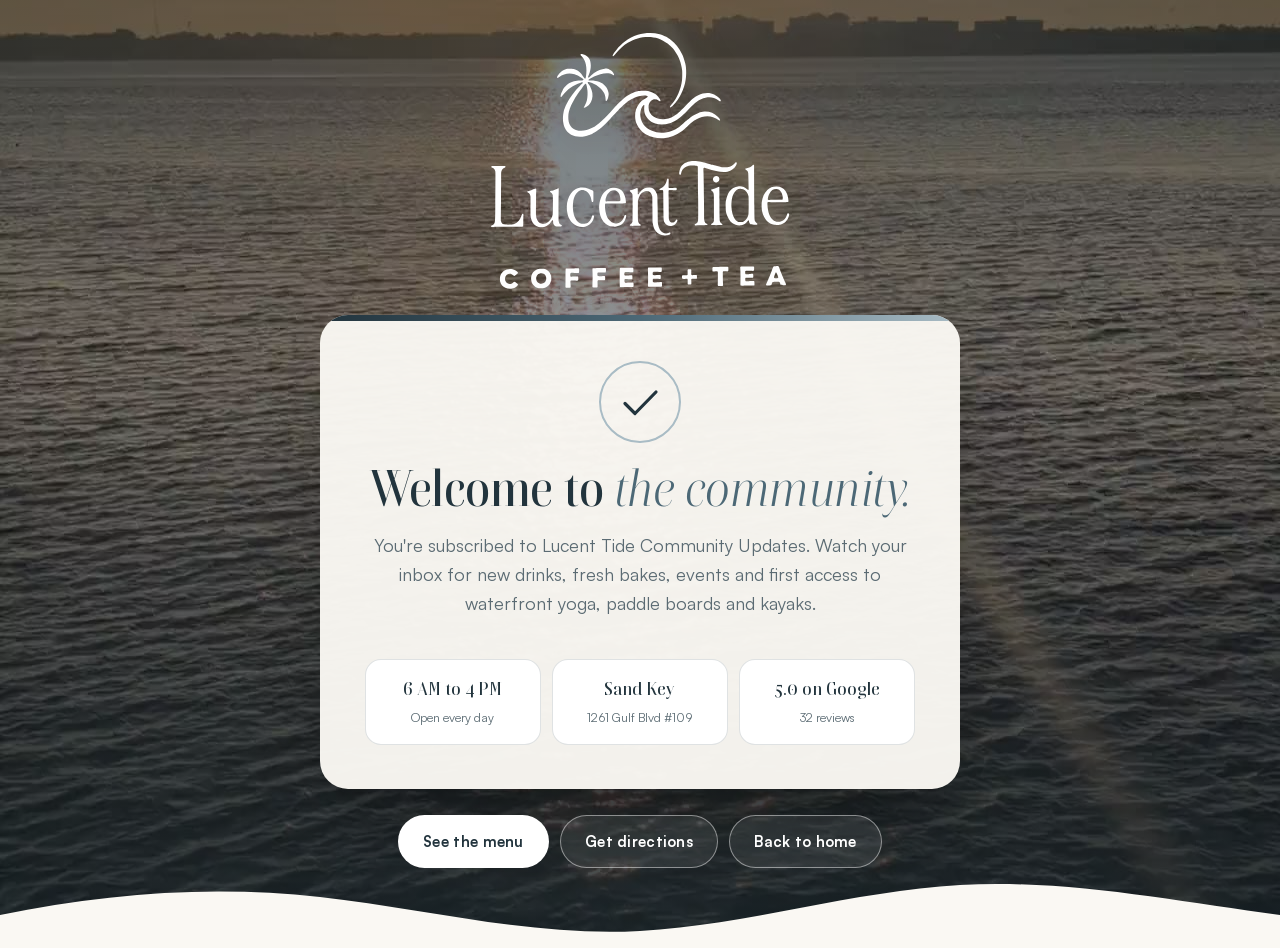
<file: thanks.html>
<!doctype html>
<html lang="en">
<head>
<meta charset="utf-8">
<meta name="viewport" content="width=device-width,initial-scale=1,viewport-fit=cover">
<title>Welcome to the community | Lucent Tide Coffee + Tea</title>
<meta name="robots" content="noindex">
<meta name="theme-color" content="#22343D">
<link rel="icon" href="assets/favicon.svg" type="image/svg+xml">
<link rel="apple-touch-icon" href="assets/apple-touch-icon.png">
<link rel="preload" href="fonts/boska-500.woff2" as="font" type="font/woff2" crossorigin>
<link rel="stylesheet" href="fonts.css">
<link rel="stylesheet" href="styles.css?v=1794151665">
<style>
body{background:var(--dsb-2)}
.ty{position:relative;min-height:100svh;display:grid;place-items:center;overflow:hidden;color:#fff;isolation:isolate;padding:calc(2rem + env(safe-area-inset-top)) 1.25rem calc(5rem + env(safe-area-inset-bottom))}
.ty video,.ty .poster{position:absolute;inset:0;width:100%;height:100%;object-fit:cover;z-index:-2}
.ty .poster{background:url(assets/hero-poster.jpg) center/cover}
.ty video{opacity:0;transition:opacity 1.4s var(--ease);object-position:50% 40%}
.ty video.on{opacity:1}
.ty .scrim{position:absolute;inset:0;z-index:-1;background:linear-gradient(180deg,rgba(20,32,38,.6),rgba(20,32,38,.42) 40%,rgba(20,32,38,.82))}
.ty-inner{width:min(640px,100%);display:flex;flex-direction:column;align-items:center;gap:1.6rem;text-align:center}
.ty .lockup{width:min(300px,62vw);color:#fff;filter:drop-shadow(0 6px 24px rgba(10,20,25,.45));opacity:0;animation:up 1.1s var(--ease) .15s forwards}
.card{width:100%;background:rgba(250,248,243,.97);color:var(--dsb);border-radius:28px;padding:clamp(1.8rem,5vw,2.8rem);box-shadow:0 40px 90px -30px rgba(0,0,0,.55);display:flex;flex-direction:column;align-items:center;gap:1.1rem;opacity:0;animation:up 1s var(--ease) .45s forwards;position:relative;overflow:hidden}
.card::before{content:"";position:absolute;inset:0 0 auto;height:6px;background:linear-gradient(90deg,var(--dsb),var(--sb),var(--sb-soft))}
.tick{width:84px;height:84px}
.tick circle{fill:none;stroke:var(--sb-soft);stroke-width:2;stroke-dasharray:252;stroke-dashoffset:252;animation:draw 1s var(--ease) .9s forwards}
.tick path{fill:none;stroke:var(--dsb);stroke-width:3.2;stroke-linecap:round;stroke-linejoin:round;stroke-dasharray:60;stroke-dashoffset:60;animation:draw .6s var(--ease) 1.6s forwards}
.card h1{font-family:var(--font-display);font-weight:500;font-size:clamp(2.1rem,6vw,3.1rem);line-height:1.05;color:var(--dsb);text-wrap:balance}
.card h1 em{font-style:italic;color:var(--sb)}
.card .lede{margin:0 auto;text-align:center}
.picks{display:flex;flex-wrap:wrap;justify-content:center;gap:.5rem}
.picks span{font-size:.82rem;font-weight:700;letter-spacing:.04em;padding:.5rem .9rem;border-radius:999px;background:var(--mist);color:var(--dsb);border:1px solid var(--line)}
.next{display:grid;grid-template-columns:repeat(3,1fr);gap:.7rem;width:100%;margin-top:.4rem}
.next div{background:#fff;border:1px solid var(--line);border-radius:16px;padding:.9rem .7rem}
.next b{display:block;font-family:var(--font-display);font-weight:500;font-size:1.15rem}
.next small{font-size:.78rem;color:var(--muted)}
.ctas{display:flex;gap:.7rem;flex-wrap:wrap;justify-content:center;opacity:0;animation:up 1s var(--ease) .75s forwards}
.wave{position:absolute;left:0;right:0;bottom:-1px;height:80px;color:var(--cream);z-index:0}
@keyframes up{from{opacity:0;transform:translateY(18px)}to{opacity:1;transform:none}}
@keyframes draw{to{stroke-dashoffset:0}}
@media (max-width:520px){.ty .lockup{width:min(210px,56vw)}.ty-inner{gap:1.2rem}.next{gap:.45rem}.next div{padding:.7rem .4rem}.next b{font-size:.98rem}.next small{font-size:.7rem}.ctas .btn{width:100%}.tick{width:68px;height:68px}}
@media (prefers-reduced-motion:reduce){.ty .lockup,.card,.ctas{animation:none;opacity:1}.tick circle,.tick path{animation:none;stroke-dashoffset:0}}
</style>
</head>
<body>
<main class="ty">
  <div class="poster" aria-hidden="true"></div>
  <video id="v" muted playsinline webkit-playsinline loop autoplay preload="auto" poster="assets/hero-poster.jpg" aria-hidden="true" disablepictureinpicture>
    <source src="assets/hero-portrait.mp4" type="video/mp4" media="(orientation: portrait) and (max-width: 900px)"><source src="assets/hero.mp4" type="video/mp4">
  </video>
  <div class="scrim"></div>
  <div class="ty-inner">
    <a href="./" aria-label="Back to Lucent Tide Coffee + Tea"><svg class="lockup" role="img" aria-label="Lucent Tide Coffee + Tea logo" xmlns="http://www.w3.org/2000/svg" viewBox="0 0 2591 2225"><path fill="currentColor" fill-rule="evenodd" d="M191.9 2215.3C208.2 2212.1 222.7 2204.4 234.1 2193.0C244.0 2183.0 244.0 2179.8 233.9 2172.2C231.5 2170.4 225.7 2166.0 221.1 2162.5C209.8 2153.9 208.6 2153.9 200.0 2162.8C182.9 2180.5 158.2 2181.2 141.5 2164.5C125.0 2148.1 125.6 2114.7 142.5 2099.2C160.9 2082.4 184.4 2083.0 200.9 2100.7C208.3 2108.5 208.9 2108.5 219.8 2101.0C244.6 2084.0 245.6 2082.2 235.9 2071.6C226.7 2061.5 209.6 2051.9 195.0 2048.5C145.4 2037.0 97.7 2065.4 87.4 2112.6C84.8 2124.5 85.0 2144.9 87.9 2156.4C93.6 2179.6 111.3 2200.6 132.4 2209.2C152.5 2217.4 171.9 2219.4 191.9 2215.3ZM457.5 2212.9C508.5 2205.6 539.9 2157.1 527.5 2105.1C520.3 2075.1 492.7 2049.2 463.3 2045.0C449.0 2042.9 425.2 2044.1 415.0 2047.4C373.2 2061.1 350.9 2096.4 355.8 2141.2C359.8 2177.4 384.6 2204.6 420.5 2212.3C428.7 2214.1 447.5 2214.4 457.5 2212.9ZM693.2 2208.6C697.5 2206.7 697.7 2202.0 695.0 2168.8C693.0 2145.5 693.4 2145.2 719.8 2146.9C754.6 2149.1 760.2 2148.5 762.1 2142.1C763.8 2136.3 761.8 2114.1 759.5 2112.4C756.9 2110.5 742.5 2110.6 721.0 2112.7C695.1 2115.1 693.0 2114.1 693.0 2098.5C693.0 2087.3 694.5 2082.5 698.7 2080.9C700.7 2080.1 709.2 2080.0 727.0 2080.5C768.7 2081.7 764.8 2081.9 767.6 2078.7C769.9 2076.0 770.0 2075.3 770.0 2060.6C770.0 2047.0 769.8 2044.9 768.1 2042.9C765.9 2040.1 768.2 2040.2 725.5 2041.8C707.9 2042.5 685.1 2043.0 674.8 2042.8C658.5 2042.5 655.9 2042.7 654.4 2044.2C652.9 2045.7 652.7 2052.5 652.3 2121.7C652.1 2163.4 651.9 2199.2 651.8 2201.4C651.6 2204.5 652.1 2205.7 654.5 2207.8C657.4 2210.2 657.4 2210.2 674.4 2209.8C683.8 2209.5 692.2 2209.0 693.2 2208.6ZM918.8 2206.1C930.7 2205.2 930.0 2207.0 929.3 2175.6C928.5 2142.8 927.9 2144.2 944.0 2143.8C949.8 2143.6 962.4 2143.9 972.2 2144.4C989.8 2145.3 989.8 2145.3 992.5 2142.6C995.1 2139.9 995.1 2139.9 994.8 2125.4C994.4 2104.9 994.9 2105.2 963.0 2109.0C957.8 2109.7 948.7 2110.0 942.8 2109.8C927.9 2109.4 927.5 2109.0 927.5 2093.4C927.5 2075.7 925.5 2076.5 965.0 2077.4C990.9 2077.9 996.9 2077.8 998.4 2076.7C1000.8 2074.9 1001.9 2068.4 1001.9 2054.3C1002.0 2036.5 1004.2 2037.4 966.4 2038.9C949.4 2039.5 924.9 2040.0 912.0 2040.0C899.1 2040.0 887.9 2040.4 887.2 2040.8C884.6 2042.5 884.1 2048.1 885.0 2064.3C886.3 2086.9 886.2 2148.0 884.9 2175.8C883.7 2200.9 884.1 2204.6 888.4 2205.5C889.5 2205.7 891.4 2206.1 892.5 2206.3C895.7 2207.0 909.7 2206.9 918.8 2206.1ZM1198.0 2202.0C1230.7 2202.1 1236.8 2201.9 1238.5 2200.6C1240.4 2199.2 1240.5 2198.1 1240.3 2182.9C1239.9 2160.1 1242.4 2161.7 1209.5 2163.8C1179.9 2165.7 1168.6 2165.6 1165.6 2163.7C1162.2 2161.4 1160.7 2155.4 1161.2 2145.7C1161.7 2133.2 1160.5 2133.6 1193.5 2134.5C1208.3 2134.9 1222.0 2135.2 1223.8 2135.3C1229.9 2135.4 1230.5 2133.7 1230.2 2118.2C1229.8 2100.6 1229.7 2100.4 1217.2 2100.8C1212.4 2100.9 1201.5 2101.7 1193.0 2102.5C1161.2 2105.5 1158.6 2104.2 1160.5 2086.3C1161.8 2073.6 1166.7 2071.9 1196.7 2073.9C1241.0 2076.8 1238.5 2077.9 1238.5 2055.5C1238.5 2041.4 1238.3 2039.9 1236.5 2038.1C1234.6 2036.2 1233.0 2036.2 1179.1 2036.7C1130.1 2037.2 1123.5 2037.5 1122.1 2038.9C1119.5 2041.5 1120.0 2199.8 1122.7 2201.8C1124.2 2203.0 1127.7 2203.1 1142.0 2202.5C1151.6 2202.1 1176.8 2201.9 1198.0 2202.0ZM1433.3 2199.5C1481.5 2199.5 1483.2 2199.4 1484.6 2197.6C1486.3 2195.3 1486.6 2167.8 1485.0 2163.6C1483.6 2159.9 1480.5 2159.5 1461.0 2160.9C1451.4 2161.6 1436.4 2162.4 1427.8 2162.7C1412.1 2163.3 1412.1 2163.3 1409.1 2160.2C1406.1 2157.2 1406.0 2157.0 1406.0 2147.2C1406.0 2130.1 1404.3 2130.8 1441.1 2132.0C1476.9 2133.1 1474.4 2134.2 1474.8 2117.3C1475.2 2098.0 1474.9 2097.6 1454.3 2099.1C1446.7 2099.6 1433.5 2100.3 1424.9 2100.7C1405.4 2101.4 1405.0 2101.1 1405.0 2086.8C1405.0 2069.5 1405.3 2069.4 1460.7 2072.9C1477.5 2074.0 1481.0 2073.5 1482.9 2069.4C1484.3 2066.3 1484.4 2039.6 1483.0 2037.0C1481.1 2033.5 1476.7 2033.0 1454.0 2034.0C1442.2 2034.5 1417.8 2035.0 1399.9 2035.0C1369.2 2035.0 1367.2 2035.1 1365.6 2036.9C1364.0 2038.6 1363.9 2041.3 1364.5 2067.6C1365.6 2121.6 1365.7 2157.5 1364.8 2175.5C1363.6 2199.9 1364.5 2201.7 1377.0 2200.3C1380.6 2199.9 1405.9 2199.5 1433.3 2199.5ZM2010.5 2191.8C2013.3 2189.6 2013.3 2189.6 2012.6 2172.1C2011.1 2133.5 2010.3 2072.5 2011.3 2070.3C2012.9 2066.7 2016.9 2066.0 2030.3 2067.0C2059.2 2069.3 2059.0 2069.4 2059.0 2049.8C2059.0 2042.5 2058.5 2034.9 2058.0 2032.9C2056.3 2026.9 2055.2 2026.7 2029.9 2028.0C2017.6 2028.6 1988.9 2029.0 1966.1 2028.9C1915.9 2028.6 1921.0 2026.3 1921.0 2048.5C1921.0 2069.7 1920.9 2069.6 1937.4 2068.4C1958.7 2066.9 1963.6 2067.2 1966.2 2069.8C1968.5 2072.1 1968.5 2072.1 1968.3 2105.3C1968.2 2123.6 1967.8 2149.8 1967.5 2163.5C1966.7 2196.6 1964.8 2194.0 1989.4 2194.0C2006.7 2194.0 2007.9 2193.9 2010.5 2191.8ZM2242.0 2190.0C2273.9 2190.0 2281.0 2189.8 2282.6 2188.6C2284.4 2187.3 2284.5 2185.9 2284.3 2171.6C2284.1 2155.4 2283.5 2152.5 2279.7 2151.1C2278.4 2150.6 2268.0 2150.8 2255.5 2151.6C2213.5 2154.2 2208.6 2153.9 2205.9 2148.8C2204.1 2145.5 2204.2 2127.7 2206.0 2125.5C2209.3 2121.5 2213.1 2120.9 2227.7 2122.0C2235.3 2122.5 2248.0 2123.1 2255.8 2123.2C2274.4 2123.6 2274.0 2123.9 2274.0 2106.9C2274.0 2087.5 2273.9 2087.4 2249.2 2089.7C2239.5 2090.6 2226.4 2091.4 2220.2 2091.4C2205.2 2091.5 2204.0 2090.5 2204.0 2076.9C2204.0 2061.9 2206.1 2061.1 2240.5 2062.9C2251.9 2063.5 2264.8 2064.0 2269.1 2064.0C2280.0 2064.0 2280.5 2063.3 2281.4 2045.7C2282.5 2023.5 2282.3 2023.4 2256.8 2024.9C2246.7 2025.5 2222.0 2026.0 2201.8 2026.0C2157.6 2026.1 2160.4 2025.0 2161.4 2041.5C2163.2 2070.7 2163.9 2110.0 2163.2 2144.5C2162.7 2165.7 2162.7 2183.9 2163.2 2185.7C2164.6 2190.9 2165.7 2191.2 2185.4 2190.6C2195.3 2190.2 2220.7 2190.0 2242.0 2190.0ZM2427.2 2186.8C2430.2 2185.7 2432.1 2182.3 2434.6 2173.0C2437.1 2163.8 2439.4 2159.5 2442.7 2158.2C2446.8 2156.7 2467.9 2155.8 2483.7 2156.6C2500.6 2157.5 2501.1 2157.8 2505.9 2172.1C2510.5 2186.1 2509.7 2185.6 2532.7 2186.3C2551.9 2186.9 2552.0 2186.9 2554.7 2184.6C2558.1 2181.7 2557.6 2179.5 2548.5 2160.0C2545.0 2152.6 2541.3 2144.2 2540.2 2141.5C2539.1 2138.8 2534.6 2128.1 2530.2 2117.8C2520.6 2095.6 2506.9 2061.2 2501.0 2044.5C2492.6 2020.3 2494.6 2021.7 2469.5 2022.2C2447.2 2022.6 2447.7 2022.3 2442.9 2036.9C2441.2 2042.2 2436.9 2053.5 2433.5 2062.0C2430.1 2070.5 2423.6 2086.9 2419.1 2098.5C2410.1 2121.4 2409.6 2122.7 2394.4 2156.8C2379.5 2190.1 2379.2 2189.4 2406.5 2188.5C2416.4 2188.2 2425.7 2187.4 2427.2 2186.8ZM1737.1 2179.1C1739.9 2176.9 1739.9 2175.8 1738.7 2151.9C1737.6 2130.1 1735.9 2131.5 1762.4 2131.5C1788.7 2131.5 1787.5 2132.3 1787.5 2115.1C1787.5 2097.7 1788.9 2098.6 1762.9 2099.5C1735.4 2100.5 1737.5 2102.5 1738.4 2075.5C1739.3 2049.8 1739.7 2050.7 1725.3 2050.2C1706.0 2049.5 1705.6 2050.0 1706.8 2073.5C1707.3 2082.7 1707.4 2092.1 1706.9 2094.3C1705.7 2101.1 1705.1 2101.3 1683.3 2100.6C1658.8 2099.9 1658.7 2099.9 1658.2 2113.7C1657.7 2124.7 1659.1 2130.3 1662.5 2131.8C1664.2 2132.6 1670.6 2132.8 1683.7 2132.3C1709.5 2131.5 1707.6 2129.5 1707.2 2156.8C1706.8 2182.6 1705.8 2181.0 1723.1 2181.0C1733.1 2181.0 1735.1 2180.7 1737.1 2179.1ZM428.8 2172.1C410.2 2166.0 398.8 2150.4 398.9 2131.0C398.9 2102.1 418.4 2082.9 446.5 2084.2C471.0 2085.2 487.4 2105.5 485.8 2133.0C484.9 2148.4 472.7 2165.5 458.5 2171.0C450.3 2174.3 436.8 2174.7 428.8 2172.1ZM2455.8 2125.4C2451.1 2122.9 2451.3 2120.5 2458.0 2100.8C2465.6 2078.5 2466.4 2077.0 2469.4 2077.0C2473.1 2077.0 2475.7 2080.9 2481.8 2096.1C2491.2 2119.1 2491.4 2120.6 2486.8 2125.0C2484.0 2127.6 2460.4 2128.0 2455.8 2125.4ZM1537.0 1754.3C1552.9 1749.1 1561.4 1741.3 1557.9 1735.2C1555.6 1731.0 1550.7 1731.1 1541.0 1735.5C1526.2 1742.2 1508.9 1740.9 1492.0 1731.9C1471.8 1721.2 1457.2 1695.2 1451.5 1660.0C1449.4 1647.1 1449.1 1634.2 1447.9 1525.5C1446.8 1416.5 1446.6 1413.5 1438.7 1393.0C1429.7 1369.2 1417.5 1354.8 1400.5 1347.7C1393.3 1344.8 1388.7 1343.9 1376.5 1343.3C1349.3 1342.0 1324.7 1351.0 1307.6 1368.5C1302.3 1374.0 1296.1 1381.7 1292.9 1386.7C1289.9 1391.4 1285.8 1397.1 1283.7 1399.3C1280.1 1403.1 1279.8 1403.2 1278.2 1401.6C1276.7 1400.1 1276.5 1397.0 1276.4 1375.0C1276.3 1344.3 1275.9 1343.6 1263.4 1349.5C1249.0 1356.3 1232.4 1362.5 1222.7 1364.6C1210.4 1367.3 1208.4 1368.2 1207.5 1371.0C1206.6 1373.9 1208.1 1376.0 1215.1 1381.0C1223.5 1387.1 1228.6 1394.7 1230.6 1404.2C1232.9 1415.2 1232.9 1623.9 1230.7 1634.7C1227.9 1647.9 1222.1 1656.9 1213.8 1661.1C1206.4 1664.9 1205.2 1671.6 1211.5 1674.0C1213.1 1674.6 1230.2 1674.7 1256.7 1674.3C1296.2 1673.7 1299.5 1673.5 1301.2 1671.8C1305.0 1668.0 1302.3 1663.4 1293.1 1658.0C1288.0 1655.0 1284.1 1649.7 1281.1 1641.6C1277.6 1632.2 1276.9 1610.6 1277.2 1529.5L1277.5 1456.5L1281.3 1444.2C1288.3 1420.9 1296.7 1404.3 1306.1 1394.9C1327.9 1373.1 1362.9 1366.6 1380.8 1381.0C1389.4 1387.9 1396.8 1401.3 1400.3 1416.5C1402.3 1425.2 1402.4 1429.1 1403.0 1532.5C1403.6 1639.5 1403.6 1639.5 1406.3 1654.0C1413.2 1690.5 1417.9 1701.6 1436.4 1724.8C1448.0 1739.3 1472.1 1752.6 1493.0 1756.0C1497.1 1756.6 1501.2 1757.3 1502.0 1757.5C1507.2 1758.7 1530.0 1756.7 1537.0 1754.3ZM467.5 1683.4C492.7 1677.2 510.6 1664.2 528.5 1639.2C538.1 1625.8 539.7 1624.3 542.6 1626.4C544.1 1627.5 544.5 1629.8 545.1 1640.2C545.8 1655.0 548.8 1662.7 556.9 1670.8C564.5 1678.4 565.7 1678.7 589.1 1679.5C612.8 1680.3 617.4 1679.9 619.6 1676.4C622.3 1672.3 620.7 1669.5 613.1 1665.1C601.9 1658.5 596.2 1649.6 593.5 1634.3C591.6 1623.3 591.3 1450.0 593.1 1392.4C593.8 1372.5 594.0 1355.1 593.6 1353.6C592.4 1348.9 589.0 1349.2 576.6 1355.0C563.0 1361.5 537.5 1370.5 530.0 1371.5C516.2 1373.4 514.2 1379.6 525.4 1386.0C533.9 1390.8 538.4 1397.1 541.6 1408.7C544.0 1417.4 544.7 1562.6 542.4 1574.0C537.5 1597.6 525.4 1620.2 509.8 1634.5C494.8 1648.2 484.0 1654.1 469.0 1656.6C442.3 1661.0 421.7 1650.1 408.3 1624.4C401.1 1610.7 398.9 1601.9 398.0 1583.5C397.0 1561.5 397.8 1397.7 399.1 1375.2C400.7 1347.5 400.2 1347.1 379.6 1357.0C372.7 1360.2 364.6 1363.6 361.6 1364.5C358.6 1365.4 353.2 1367.2 349.8 1368.6C346.3 1370.0 339.7 1371.7 335.1 1372.5C324.9 1374.3 322.0 1376.0 322.0 1379.9C322.0 1383.2 323.9 1385.0 330.0 1387.7C340.4 1392.3 347.1 1403.1 349.1 1418.5C349.9 1425.0 350.1 1441.1 349.7 1476.0C348.9 1536.9 350.2 1593.4 352.5 1603.9C360.6 1640.4 373.4 1659.9 398.9 1675.0C415.7 1684.9 446.4 1688.7 467.5 1683.4ZM151.4 1683.1C286.7 1682.1 285.4 1682.1 286.6 1677.6C286.8 1676.5 287.2 1661.1 287.4 1643.5C287.6 1625.9 288.1 1602.7 288.5 1592.0C289.4 1570.3 289.1 1569.0 283.0 1569.0C278.7 1569.0 275.8 1573.6 271.5 1587.5C261.1 1620.8 238.5 1648.1 214.9 1655.8C194.9 1662.3 164.7 1665.1 135.3 1663.1C108.8 1661.3 100.8 1655.7 95.6 1635.3C93.6 1627.5 93.6 1633.6 94.9 1467.0C95.5 1385.9 96.2 1295.0 96.3 1265.0C96.6 1211.7 96.7 1210.3 98.9 1203.0C103.8 1186.8 112.6 1176.8 126.3 1171.9C131.7 1170.0 134.0 1167.5 134.0 1163.5C134.0 1157.1 136.2 1157.3 72.3 1157.7C14.8 1158.0 14.5 1158.0 12.8 1160.1C8.5 1165.3 11.1 1169.8 20.3 1172.9C34.0 1177.7 41.0 1185.9 45.5 1202.6C47.2 1208.6 47.5 1258.8 46.5 1333.5C46.3 1347.2 45.9 1415.9 45.5 1486.0C44.8 1624.9 44.5 1633.6 40.5 1645.5C35.9 1659.2 30.3 1665.4 19.3 1669.0C11.3 1671.6 8.0 1674.3 8.0 1678.0C8.0 1682.6 12.2 1685.2 18.5 1684.5C20.7 1684.2 80.5 1683.6 151.4 1683.1ZM821.2 1681.0C849.1 1675.6 874.4 1656.3 887.1 1631.0C894.4 1616.4 899.9 1596.4 898.6 1589.4C897.3 1583.0 888.5 1579.5 884.5 1583.9C883.6 1585.0 881.7 1589.8 880.4 1594.5C876.5 1608.1 870.9 1619.3 862.5 1629.5C850.8 1643.9 841.3 1650.4 825.5 1654.6C798.1 1661.9 770.3 1653.1 751.9 1631.4C742.9 1620.7 728.0 1591.6 724.6 1578.0C714.2 1535.9 712.8 1497.9 720.0 1454.9C725.1 1424.5 741.1 1393.4 758.0 1381.1C779.5 1365.4 795.6 1362.0 816.6 1368.7C839.1 1375.9 853.3 1389.9 865.3 1416.5C871.2 1429.8 872.2 1433.0 875.6 1450.0C878.8 1466.2 879.8 1468.0 885.8 1468.0C893.4 1468.0 893.1 1469.7 893.2 1420.9C893.3 1397.0 893.0 1376.5 892.6 1375.3C891.1 1370.8 881.7 1366.0 850.7 1353.9C812.3 1339.0 768.3 1341.0 738.1 1358.9C677.6 1394.9 648.8 1485.8 670.1 1573.2C677.8 1604.6 693.7 1632.9 714.8 1652.4C743.2 1678.7 780.9 1688.8 821.2 1681.0ZM1083.3 1681.0C1124.3 1677.1 1154.2 1655.7 1168.1 1620.1C1172.9 1607.9 1177.0 1593.7 1177.0 1589.4C1177.0 1584.6 1173.2 1580.6 1168.7 1580.6C1164.0 1580.6 1162.3 1582.3 1160.4 1588.7C1152.4 1616.1 1136.2 1637.9 1116.5 1647.8C1108.7 1651.7 1093.8 1654.3 1083.1 1653.7C1059.5 1652.4 1040.6 1640.7 1022.2 1616.0C1005.5 1593.7 992.1 1539.5 993.2 1498.7C993.6 1480.0 992.9 1480.5 1019.9 1481.5C1044.4 1482.4 1087.5 1482.4 1135.0 1481.6C1175.7 1480.8 1174.0 1481.3 1174.0 1469.2C1173.9 1430.1 1158.3 1388.8 1135.3 1366.9C1108.9 1341.9 1055.6 1337.5 1019.0 1357.3C1005.2 1364.9 993.5 1375.5 979.4 1393.3C954.9 1424.5 939.5 1482.1 943.1 1530.0C949.6 1617.8 992.9 1673.0 1061.6 1680.9C1071.6 1682.1 1071.5 1682.1 1083.3 1681.0ZM1574.6 1673.5C1592.0 1669.1 1606.2 1657.5 1614.3 1641.0C1620.8 1627.9 1620.5 1621.8 1613.5 1620.4C1609.5 1619.7 1606.1 1622.3 1602.2 1629.3C1588.6 1653.4 1555.8 1651.5 1548.0 1626.2C1544.4 1614.6 1544.0 1608.2 1544.0 1561.0C1544.0 1535.4 1543.5 1482.0 1542.9 1442.3C1542.2 1389.4 1542.2 1369.5 1543.0 1368.0C1545.0 1364.3 1548.4 1363.8 1563.5 1364.9C1599.6 1367.6 1607.6 1367.5 1610.4 1364.7C1613.3 1361.8 1614.0 1354.3 1611.9 1349.6C1609.7 1344.9 1607.4 1344.6 1577.5 1346.5C1562.3 1347.4 1548.8 1347.9 1547.4 1347.6C1542.1 1346.2 1541.8 1343.3 1543.0 1306.6C1544.1 1272.0 1543.9 1269.1 1540.1 1267.1C1534.0 1263.8 1530.6 1267.7 1526.9 1282.0C1517.6 1317.6 1503.7 1335.6 1475.5 1348.5C1463.4 1354.2 1461.1 1356.9 1464.7 1361.8C1466.7 1364.4 1467.1 1364.5 1479.3 1365.0C1489.5 1365.4 1492.3 1365.8 1493.7 1367.2C1496.3 1369.9 1496.9 1383.6 1497.0 1448.0C1497.1 1479.6 1497.5 1530.7 1498.0 1561.5C1498.9 1625.2 1499.6 1630.9 1507.7 1646.3C1520.0 1669.5 1546.9 1680.5 1574.6 1673.5ZM1830.4 1669.4C1860.7 1669.1 1875.8 1668.6 1876.7 1667.8C1880.2 1664.9 1877.4 1658.1 1872.0 1656.5C1859.7 1652.8 1853.8 1643.7 1850.5 1623.6C1849.3 1616.0 1849.0 1604.3 1849.0 1566.3C1849.0 1540.0 1848.5 1487.0 1848.0 1448.5C1847.4 1410.0 1846.6 1347.9 1846.1 1310.5C1845.5 1273.1 1844.6 1227.9 1843.9 1210.1C1842.2 1167.1 1840.5 1168.9 1873.5 1180.0C1948.0 1205.0 2012.3 1214.5 2051.0 1206.0C2083.6 1198.9 2112.7 1177.6 2126.0 1151.1C2134.1 1134.8 2133.9 1125.0 2125.3 1125.0C2121.5 1125.0 2119.8 1126.4 2110.0 1138.1C2099.0 1151.0 2081.0 1161.8 2062.5 1166.6C2049.1 1170.0 2012.6 1169.7 1995.0 1166.1C1977.7 1162.4 1944.0 1154.1 1936.0 1151.5C1931.9 1150.2 1925.6 1148.4 1922.0 1147.5C1918.4 1146.7 1909.2 1144.0 1901.5 1141.5C1836.7 1121.0 1801.8 1114.0 1763.5 1113.8C1737.2 1113.7 1726.9 1115.0 1710.0 1120.6C1669.7 1134.1 1648.1 1156.2 1638.1 1194.1C1632.6 1214.8 1632.3 1228.0 1637.3 1231.5C1643.4 1235.8 1649.4 1231.6 1650.5 1222.4C1653.6 1195.8 1668.8 1174.8 1693.6 1162.8C1708.4 1155.7 1735.8 1151.8 1756.5 1154.0C1762.0 1154.5 1771.1 1155.4 1776.7 1156.0C1786.6 1156.9 1793.1 1158.7 1794.4 1160.9C1794.8 1161.5 1795.3 1201.1 1795.5 1248.8C1795.6 1296.5 1796.3 1367.9 1797.0 1407.5C1799.0 1520.7 1798.9 1621.7 1796.8 1630.6C1793.5 1645.0 1787.9 1652.1 1777.0 1656.1C1763.4 1661.0 1765.7 1672.1 1780.0 1670.5C1783.0 1670.2 1805.7 1669.7 1830.4 1669.4ZM2169.2 1669.6C2192.7 1665.1 2209.5 1654.2 2224.4 1633.8C2232.5 1622.7 2234.1 1622.9 2236.5 1635.6C2239.0 1648.5 2244.1 1657.4 2251.3 1661.3C2255.3 1663.3 2257.0 1663.5 2280.5 1663.8C2305.5 1664.2 2305.5 1664.2 2307.9 1661.6C2311.1 1658.2 2310.0 1654.4 2305.1 1651.5C2298.4 1647.5 2292.3 1641.0 2289.7 1635.2C2284.3 1623.1 2284.1 1619.4 2283.0 1503.5C2282.2 1421.1 2280.7 1160.7 2281.0 1150.8C2281.0 1149.8 2279.9 1148.3 2278.5 1147.4C2275.1 1145.2 2271.6 1146.7 2265.5 1153.1C2254.5 1164.7 2238.6 1172.4 2217.6 1176.5C2208.0 1178.3 2205.0 1180.0 2205.0 1183.9C2205.0 1187.2 2207.1 1189.3 2212.1 1190.9C2221.3 1193.8 2228.0 1203.6 2230.0 1216.8C2230.5 1220.5 2231.5 1247.6 2232.1 1277.0C2232.8 1306.4 2233.5 1337.3 2233.7 1345.7C2234.4 1367.9 2232.6 1369.6 2220.6 1358.2C2197.7 1336.3 2173.3 1328.8 2140.4 1333.5C2089.5 1340.7 2057.7 1374.9 2041.5 1439.9C2035.2 1465.0 2034.7 1470.5 2035.4 1506.5C2036.1 1548.1 2037.7 1557.2 2049.6 1589.3C2064.0 1628.1 2089.1 1654.7 2121.3 1665.5C2136.9 1670.7 2155.2 1672.3 2169.2 1669.6ZM2003.7 1667.5C2004.9 1667.2 2006.4 1666.0 2007.1 1664.9C2009.1 1661.1 2007.3 1658.3 2000.1 1653.5C1992.1 1648.2 1988.0 1642.6 1985.4 1633.5C1983.0 1624.5 1982.0 1581.1 1981.6 1451.3C1981.3 1389.5 1980.9 1338.6 1980.5 1338.0C1979.1 1335.8 1973.5 1337.3 1962.6 1342.9C1950.3 1349.2 1934.7 1354.8 1920.6 1357.9C1905.9 1361.1 1904.4 1365.2 1915.5 1371.9C1926.0 1378.3 1930.8 1387.5 1932.9 1405.3C1934.4 1417.8 1935.5 1618.6 1934.1 1628.4C1932.1 1642.1 1927.2 1649.9 1916.9 1655.0C1909.5 1658.8 1907.5 1665.1 1913.0 1667.6C1915.1 1668.5 1999.5 1668.4 2003.7 1667.5ZM2505.0 1664.6C2522.4 1660.3 2542.2 1649.9 2553.2 1639.2C2564.9 1627.9 2577.3 1606.0 2581.6 1589.2C2585.3 1574.8 2584.8 1570.5 2579.0 1567.5C2572.7 1564.2 2568.5 1567.7 2565.1 1579.0C2553.0 1618.9 2524.1 1641.6 2487.5 1639.7C2453.9 1638.0 2427.9 1615.4 2411.2 1573.5C2402.5 1551.6 2396.0 1514.5 2396.0 1486.2C2396.0 1467.7 2394.5 1468.5 2426.8 1469.4C2440.8 1469.8 2479.6 1469.8 2512.9 1469.4C2584.8 1468.5 2578.6 1469.9 2577.5 1454.7C2575.1 1420.9 2566.7 1393.9 2552.2 1373.4C2533.9 1347.5 2510.7 1335.5 2476.4 1334.3C2443.8 1333.1 2418.3 1342.3 2395.3 1363.7C2370.0 1387.2 2351.8 1427.3 2347.0 1470.5C2344.4 1493.1 2346.0 1529.8 2350.5 1551.0C2356.8 1581.1 2373.6 1614.7 2391.5 1632.5C2407.0 1648.1 2433.0 1661.9 2453.7 1665.6C2464.2 1667.4 2495.9 1666.8 2505.0 1664.6ZM2145.8 1640.1C2113.1 1629.6 2089.9 1581.7 2085.9 1516.4C2083.2 1471.1 2090.2 1421.8 2102.8 1399.0C2124.6 1359.2 2150.5 1346.7 2186.3 1358.6C2208.9 1366.1 2228.3 1391.8 2232.5 1419.5C2234.6 1433.8 2234.6 1560.1 2232.5 1572.3C2226.7 1605.6 2206.7 1632.4 2182.2 1640.0C2173.5 1642.7 2154.1 1642.7 2145.8 1640.1ZM999.5 1461.0C993.8 1454.6 1003.9 1418.4 1017.1 1398.0C1022.7 1389.5 1036.1 1376.3 1042.9 1372.6C1057.1 1365.0 1076.6 1364.2 1089.9 1370.6C1096.5 1373.8 1107.9 1385.1 1112.8 1393.2C1120.0 1405.2 1126.0 1429.1 1126.0 1445.8C1126.0 1461.8 1130.5 1460.4 1078.3 1461.1C1054.2 1461.5 1027.1 1462.1 1018.0 1462.5C1001.7 1463.2 1001.5 1463.2 999.5 1461.0ZM2402.2 1449.4C2396.6 1445.5 2403.0 1414.6 2413.3 1396.0C2429.1 1367.3 2446.0 1355.7 2471.5 1355.7C2491.8 1355.8 2505.0 1364.9 2516.9 1387.0C2525.5 1403.1 2531.4 1433.7 2527.9 1443.8C2526.2 1448.8 2524.7 1449.0 2484.0 1448.9C2463.4 1448.8 2441.3 1449.3 2435.0 1449.9C2417.9 1451.5 2404.9 1451.3 2402.2 1449.4ZM1957.6 1298.9C1981.1 1294.7 1989.4 1267.8 1972.7 1250.1C1955.9 1232.3 1922.2 1249.6 1925.5 1274.4C1927.3 1288.3 1935.6 1297.1 1949.0 1299.3C1950.4 1299.5 1951.5 1299.8 1951.6 1299.9C1951.6 1299.9 1954.3 1299.5 1957.6 1298.9ZM1499.3 917.0C1557.3 912.3 1608.7 893.0 1653.0 859.3C1662.3 852.2 1687.2 830.8 1701.6 817.5C1746.3 776.2 1752.6 771.3 1784.0 753.2C1829.8 726.9 1883.5 720.2 1926.5 735.5C1949.4 743.6 1958.0 748.1 1973.1 759.4C1980.7 765.2 1984.7 766.3 1987.0 763.5C1990.5 759.2 1983.8 748.5 1967.1 731.9C1934.9 699.9 1897.1 685.3 1851.5 687.4C1833.4 688.3 1818.5 691.5 1800.5 698.7C1777.1 708.0 1748.9 723.4 1736.0 734.0C1733.5 736.0 1727.6 740.6 1722.9 744.1C1718.2 747.6 1711.9 752.6 1708.9 755.2C1705.9 757.8 1698.3 764.3 1692.0 769.7C1685.7 775.1 1677.6 782.2 1674.0 785.5C1657.9 800.5 1637.7 817.3 1626.5 824.9C1609.0 836.9 1603.8 840.0 1589.2 847.2C1559.2 861.7 1538.0 867.5 1506.0 870.0C1462.1 873.3 1434.6 868.8 1393.9 851.7C1369.5 841.4 1338.2 816.9 1325.7 798.2C1313.1 779.2 1302.3 751.9 1299.5 731.6C1295.4 702.1 1301.3 666.6 1313.4 647.0C1322.0 633.1 1328.6 627.1 1331.8 630.4C1333.1 631.7 1333.2 633.6 1332.1 646.3C1328.0 694.1 1339.3 725.9 1371.6 757.0C1386.8 771.6 1403.6 781.4 1427.0 789.5C1461.8 801.6 1508.2 800.7 1552.8 787.1C1572.3 781.2 1582.9 776.2 1611.5 759.2C1639.1 742.9 1668.7 716.3 1720.0 662.0C1748.6 631.8 1763.0 618.7 1789.0 599.3C1806.2 586.5 1838.6 572.4 1861.0 568.0C1903.6 559.7 1936.4 566.3 1974.5 590.9C1986.3 598.6 1989.4 599.9 1991.9 598.3C1996.8 595.3 1991.3 583.2 1979.4 570.8C1972.1 563.2 1949.7 546.8 1940.0 541.9C1897.9 521.0 1846.3 522.7 1798.5 546.7C1762.9 564.6 1743.7 580.5 1689.3 637.5C1636.9 692.3 1611.0 714.9 1585.6 727.7C1581.7 729.6 1577.0 732.2 1575.1 733.5C1559.1 743.5 1525.3 751.9 1498.0 752.8C1463.3 753.8 1437.8 747.6 1415.2 732.7C1384.9 712.7 1369.6 684.7 1369.5 649.5C1369.5 625.9 1375.3 610.1 1389.3 596.0C1408.8 576.2 1433.2 575.2 1459.0 593.1C1468.2 599.5 1470.3 600.1 1472.0 596.9C1473.4 594.4 1471.5 588.0 1466.8 578.6C1447.2 539.7 1400.2 512.1 1345.3 507.1C1330.7 505.8 1298.7 507.3 1282.5 510.1C1241.2 517.4 1192.5 542.1 1149.1 577.9C1135.1 589.5 1089.9 634.5 1073.3 653.4C982.1 757.1 935.9 799.5 882.9 828.0C844.1 848.9 799.0 858.1 765.0 852.1C730.8 846.1 710.7 834.3 695.6 811.6C680.6 788.9 675.3 766.9 676.3 730.6C677.1 699.7 682.7 677.4 700.1 635.7C710.4 611.2 734.2 568.2 750.1 545.6C753.1 541.4 760.2 531.0 766.0 522.6C771.8 514.2 779.0 504.2 782.1 500.4C785.1 496.6 790.3 489.7 793.6 485.0C818.7 448.9 824.3 443.2 829.5 448.4C832.1 451.0 836.2 466.7 838.5 483.0C839.4 489.3 840.5 497.4 841.1 501.0C844.4 522.0 842.5 567.4 837.4 587.5C833.5 603.2 825.3 624.0 819.2 634.3C808.6 651.8 809.0 650.8 811.6 653.5C813.7 655.6 817.2 654.8 826.5 650.4C845.1 641.5 860.2 626.4 871.8 605.0C887.8 575.4 889.9 535.4 877.3 501.5C866.7 473.0 863.5 466.3 854.0 453.5C842.4 438.0 840.8 431.0 848.6 431.0C852.2 431.0 869.5 435.9 875.7 438.7C878.9 440.1 885.3 442.6 889.9 444.2C925.0 456.6 970.5 495.8 985.5 526.5C993.4 542.6 998.3 564.0 998.2 581.9C998.1 593.4 998.9 596.0 1002.4 596.0C1012.7 596.0 1026.2 557.5 1024.7 532.5C1022.3 493.5 995.5 454.9 959.0 437.8C948.6 432.9 932.4 426.7 926.7 425.5C900.8 419.8 890.2 418.7 870.9 419.6C852.9 420.4 850.7 419.8 851.2 414.7C852.1 405.6 902.5 381.3 953.5 365.4C972.9 359.3 990.2 356.6 1009.0 356.5C1031.3 356.5 1043.5 359.8 1059.9 370.1C1069.4 376.2 1074.2 372.5 1070.0 362.2C1063.2 345.3 1052.4 334.3 1033.5 325.0C1018.2 317.5 1008.3 315.4 991.0 316.4C964.7 317.9 928.7 332.2 902.0 351.9C894.8 357.2 879.4 369.8 877.5 372.0C876.4 373.2 870.6 378.7 864.7 384.2C854.7 393.5 853.7 394.1 850.2 393.8C844.7 393.4 845.0 391.5 852.9 371.5C865.7 339.4 870.5 316.8 870.4 289.0C870.4 240.4 853.6 211.9 815.8 196.5C804.4 191.8 788.6 189.1 784.4 191.1C778.7 193.9 779.7 196.6 791.4 208.9C828.4 248.1 841.0 308.4 828.5 386.6C826.7 397.6 824.6 402.3 821.1 402.8C818.5 403.2 814.6 400.0 812.3 395.5C809.1 389.4 794.1 367.2 788.0 359.7C774.0 342.2 747.4 325.8 723.0 319.4C710.7 316.2 678.9 315.3 667.9 317.8C657.6 320.2 639.1 327.7 629.2 333.5C604.7 348.1 572.5 389.3 580.5 396.0C582.8 397.9 586.6 396.4 595.0 390.6C638.6 360.2 682.2 352.2 729.9 365.7C755.4 372.9 808.0 404.5 808.0 412.6C807.9 418.2 804.5 419.0 779.3 419.0C754.5 419.0 745.6 420.2 725.0 426.1C690.6 435.9 671.3 447.8 647.7 473.9C637.6 485.0 635.8 487.6 626.7 505.0C617.1 523.4 613.7 532.2 610.9 545.2C608.3 557.6 608.7 561.0 612.8 561.0C615.9 561.0 618.4 558.6 626.6 548.2C670.9 491.2 714.0 460.7 783.4 437.4C797.5 432.6 802.0 433.0 802.0 438.9C802.0 440.8 800.2 443.1 795.3 447.5C783.6 457.9 762.8 478.8 754.5 488.6C750.1 493.7 742.5 502.6 737.5 508.3C732.5 514.0 725.1 523.4 720.8 529.1C716.6 534.8 710.7 542.7 707.7 546.7C674.7 590.4 644.3 650.3 636.5 687.1C628.1 726.0 627.7 762.2 635.1 797.0C639.1 815.4 650.8 840.3 662.5 855.3C669.8 864.5 690.5 881.8 700.6 887.2C731.7 903.5 776.7 908.1 821.4 899.4C841.7 895.5 878.6 882.9 888.1 876.6C890.0 875.3 894.5 872.8 898.1 871.0C905.3 867.4 932.6 849.3 947.0 838.6C966.5 824.0 996.4 795.8 1022.4 767.4C1027.9 761.4 1037.9 750.6 1044.6 743.5C1051.3 736.3 1058.3 728.6 1060.2 726.3C1063.4 722.3 1074.3 710.5 1095.1 688.6C1100.9 682.5 1108.1 674.7 1111.3 671.2C1122.4 658.9 1163.7 620.5 1173.8 613.2C1176.5 611.1 1182.3 606.6 1186.6 603.1C1193.7 597.3 1198.8 593.9 1220.5 581.2C1237.6 571.2 1266.3 559.4 1284.3 555.0C1315.4 547.4 1357.6 547.6 1361.2 555.5C1363.7 561.1 1361.4 563.6 1346.0 571.7C1317.0 586.9 1308.6 593.1 1294.2 610.4C1263.9 646.6 1251.8 681.9 1253.3 729.5C1254.3 759.5 1258.5 776.6 1271.5 803.5C1285.4 832.3 1309.7 859.9 1337.7 878.8C1341.1 881.1 1344.2 883.0 1344.5 883.0C1344.9 883.0 1349.3 885.4 1354.3 888.3C1390.6 909.5 1449.0 921.1 1499.3 917.0ZM1566.6 646.6C1578.8 637.8 1608.9 603.7 1623.1 582.8C1669.1 514.9 1694.3 434.1 1694.4 354.0C1694.4 319.2 1692.3 297.1 1686.5 272.4C1678.7 238.8 1669.8 212.6 1658.1 189.0C1632.9 138.0 1600.9 97.5 1562.6 68.1C1550.0 58.5 1530.2 45.0 1528.6 45.0C1528.3 45.0 1525.4 43.4 1522.1 41.5C1508.7 33.6 1484.4 23.8 1466.5 19.0C1405.9 2.8 1337.1 4.9 1276.5 24.7C1232.6 39.0 1203.1 54.3 1165.0 82.4C1140.2 100.6 1108.7 131.3 1093.0 152.5C1090.5 155.8 1085.7 161.9 1082.4 166.2C1064.2 188.7 1056.2 203.8 1060.2 207.8C1064.5 212.1 1068.9 208.4 1086.8 186.0C1115.1 150.5 1155.7 114.0 1190.0 93.2C1248.9 57.5 1300.8 42.6 1366.0 42.5C1430.5 42.5 1478.7 59.2 1537.0 101.8C1541.1 104.9 1553.7 116.6 1565.0 127.9C1584.1 147.1 1586.4 149.8 1598.8 167.8C1617.8 195.4 1625.6 209.9 1637.8 241.0C1647.4 265.2 1656.1 300.4 1659.1 327.5C1661.2 345.6 1660.9 396.6 1658.7 414.9C1653.9 454.0 1642.4 495.9 1626.9 531.0C1613.4 561.8 1592.1 598.2 1578.8 613.6C1557.3 638.4 1551.5 647.2 1554.7 650.3C1556.4 652.1 1561.1 650.7 1566.6 646.6Z"/></svg></a>
    <section class="card" aria-live="polite">
      <svg class="tick" viewBox="0 0 84 84" aria-hidden="true"><circle cx="42" cy="42" r="40"/><path d="M27 43.5l10 10L58 32"/></svg>
      <h1 id="h">Welcome to <em>the community.</em></h1>
      <p class="lede" id="p">You're subscribed to Lucent Tide Community Updates. Watch your inbox for new drinks, fresh bakes, events and first access to waterfront yoga, paddle boards and kayaks.</p>
      <div class="picks" id="picks" hidden></div>
      <div class="next">
        <div><b>6 AM to 4 PM</b><small>Open every day</small></div>
        <div><b>Sand Key</b><small>1261 Gulf Blvd #109</small></div>
        <div><b>5.0 on Google</b><small>32 reviews</small></div>
      </div>
    </section>
    <div class="ctas">
      <a class="btn btn-light" href="./#menu">See the menu</a>
      <a class="btn btn-ghost" href="https://www.google.com/maps/dir/?api=1&amp;destination=Lucent+Tide+Coffee+%26+Tea%2C+1261+Gulf+Blvd+%23109%2C+Clearwater%2C+FL+33767" target="_blank" rel="noopener">Get directions</a>
      <a class="btn btn-ghost" href="./">Back to home</a>
    </div>
  </div>
  <svg class="wave" viewBox="0 0 1440 80" preserveAspectRatio="none" aria-hidden="true"><path fill="currentColor" d="M0 46c120-22 240-30 360-18s240 40 360 34 240-40 360-46 240 16 360 30v34H0z"/></svg>
</main>
<script>
(() => {
  const v = document.getElementById('v');
  const on = () => v.classList.add('on');
  v.addEventListener('playing', on, { once: true });
  v.play && v.play().then(on).catch(() => {});
  ['touchstart','click'].forEach(e => addEventListener(e, () => v.play().then(on).catch(() => {}), { once: true, passive: true }));
  let d = null; try { d = JSON.parse(sessionStorage.getItem('lt_prereg') || 'null'); } catch (_) {}
  if (!d) return;
  const names = { yoga: 'Waterfront Yoga', paddleboard: 'Paddle Board Rentals', kayak: 'Kayak Rentals' };
  const esc = s => String(s).replace(/[&<>"']/g, c => ({ '&': '&amp;', '<': '&lt;', '>': '&gt;', '"': '&quot;', "'": '&#39;' }[c]));
  const first = d.name ? d.name.split(/\s+/)[0] : '';
  if (first) document.getElementById('h').innerHTML = `Welcome, <em>${esc(first)}.</em>`;
  const picks = (d.interests || []).filter(k => names[k]);
  if (picks.length) {
    const list = picks.map(k => names[k]);
    const txt = list.length === 1 ? list[0] : list.slice(0, -1).join(', ') + ' and ' + list[list.length - 1];
    document.getElementById('p').textContent = `You're subscribed to Lucent Tide Community Updates, and you'll be first to know when ${txt} ${list.length > 1 ? 'open' : 'opens'}.`;
    const el = document.getElementById('picks'); el.hidden = false;
    el.innerHTML = list.map(n => `<span>${esc(n)}</span>`).join('');
  }
})();
</script>
</body>
</html>
</file>
<file: fonts.css>
@font-face{font-family:'Boska';src:url('fonts/boska-400.woff2') format('woff2');font-weight:400;font-style:normal;font-display:swap}
@font-face{font-family:'Boska';src:url('fonts/boska-400i.woff2') format('woff2');font-weight:400;font-style:italic;font-display:swap}
@font-face{font-family:'Boska';src:url('fonts/boska-500.woff2') format('woff2');font-weight:500;font-style:normal;font-display:swap}
@font-face{font-family:'Satoshi';src:url('fonts/satoshi-400.woff2') format('woff2');font-weight:400;font-style:normal;font-display:swap}
@font-face{font-family:'Satoshi';src:url('fonts/satoshi-500.woff2') format('woff2');font-weight:500;font-style:normal;font-display:swap}
@font-face{font-family:'Satoshi';src:url('fonts/satoshi-700.woff2') format('woff2');font-weight:700;font-style:normal;font-display:swap}
</file>
<file: styles.css>
:root{
  --dsb:#22343D;          /* dark slate blue (sign ink) */
  --dsb-2:#1A2830;
  --sb:#4C6876;           /* slate blue */
  --sb-2:#6F8A97;
  --sb-soft:#A9BCC5;
  --mist:#E7EDEF;
  --foam:#F4F6F5;
  --cream:#FAF8F3;
  --ink:#1B262C;
  --muted:#5B6B73;
  --line:rgba(34,52,61,.14);
  --white:#fff;
  --radius:22px;
  --shadow:0 24px 60px -28px rgba(26,40,48,.45);
  --font-display:'Boska','Cormorant Garamond',Georgia,serif;
  --font-body:'Satoshi','Inter',system-ui,-apple-system,sans-serif;
  --wrap:min(1180px,100% - 2.5rem);
  --ease:cubic-bezier(.22,.61,.36,1);
}
*,*::before,*::after{box-sizing:border-box}
html{scroll-behavior:smooth;-webkit-text-size-adjust:100%}
@media (prefers-reduced-motion:reduce){html{scroll-behavior:auto}}
body{margin:0;background:var(--cream);color:var(--ink);font-family:var(--font-body);font-size:1rem;line-height:1.6;-webkit-font-smoothing:antialiased;overflow-x:hidden}
img,video,svg{display:block;max-width:100%}
img{height:auto}
a{color:inherit}
button{font:inherit;color:inherit;cursor:pointer}
.wrap{width:var(--wrap);margin-inline:auto}
.sr{position:absolute;width:1px;height:1px;overflow:hidden;clip:rect(0 0 0 0);white-space:nowrap}
.eyebrow{font-size:.75rem;letter-spacing:.32em;text-transform:uppercase;font-weight:700;color:var(--sb)}
h1,h2,h3{font-family:var(--font-display);font-weight:500;line-height:1.05;margin:0;letter-spacing:-.01em;color:var(--dsb)}
h2{font-size:clamp(2.2rem,5.4vw,4.2rem)}
h3{font-size:clamp(1.5rem,2.6vw,2rem)}
p{margin:0}
.lede{font-size:clamp(1.02rem,1.4vw,1.15rem);color:var(--muted);max-width:56ch}

/* buttons */
.btn{display:inline-flex;align-items:center;justify-content:center;gap:.6rem;min-height:52px;padding:.85rem 1.5rem;border-radius:999px;font-weight:700;font-size:.92rem;letter-spacing:.02em;text-decoration:none;border:1px solid transparent;transition:transform .25s var(--ease),background .25s,color .25s,border-color .25s}
.btn:active{transform:scale(.97)}
.btn svg{width:18px;height:18px}
.btn-light{background:#fff;color:var(--dsb)}
.btn-light:hover{background:var(--mist)}
.btn-ghost{background:rgba(255,255,255,.08);color:#fff;border-color:rgba(255,255,255,.45);backdrop-filter:blur(10px);-webkit-backdrop-filter:blur(10px)}
.btn-ghost:hover{background:rgba(255,255,255,.18)}
.btn-dark{background:var(--dsb);color:#fff}
.btn-dark:hover{background:var(--sb)}
.btn-line{background:transparent;color:var(--dsb);border-color:var(--line)}
.btn-line:hover{border-color:var(--dsb)}

/* header */
.top{position:fixed;inset:0 0 auto;z-index:50;transition:background .35s,box-shadow .35s,color .35s;color:#fff;padding-top:env(safe-area-inset-top)}
.top .bar{display:flex;align-items:center;justify-content:space-between;height:76px;gap:1rem}
.brand{display:flex;align-items:center;gap:.7rem;text-decoration:none}
.brand .m{width:52px;height:auto;color:currentColor}
.brand .w{width:128px;height:auto;color:currentColor}
.nav{display:flex;gap:2rem;align-items:center}
.nav a{text-decoration:none;font-size:.85rem;font-weight:600;letter-spacing:.06em;opacity:.9}
.nav a:hover{opacity:1}
.nav .btn{min-height:44px;padding:.6rem 1.15rem}
.top.solid{background:rgba(250,248,243,.92);backdrop-filter:blur(14px);-webkit-backdrop-filter:blur(14px);color:var(--dsb);box-shadow:0 1px 0 var(--line)}
.top.solid .btn-ghost{color:var(--dsb);border-color:var(--line);background:transparent}
.status-pill{display:inline-flex;align-items:center;gap:.5rem;font-size:.78rem;font-weight:700;letter-spacing:.04em}
.dot{width:8px;height:8px;border-radius:50%;background:#7FC8A9;box-shadow:0 0 0 0 rgba(127,200,169,.6);animation:pulse 2.4s infinite}
.dot.closed{background:#C9D3D8;animation:none}
@keyframes pulse{0%{box-shadow:0 0 0 0 rgba(127,200,169,.55)}70%{box-shadow:0 0 0 10px rgba(127,200,169,0)}100%{box-shadow:0 0 0 0 rgba(127,200,169,0)}}

/* hero */
.hero{position:relative;min-height:100svh;display:grid;place-items:center;overflow:hidden;color:#fff;background:var(--dsb-2);isolation:isolate}
.hero canvas,.hero video,.hero .poster{position:absolute;inset:0;width:100%;height:100%;object-fit:cover}
.hero canvas{z-index:-3}
.hero video{z-index:-2;opacity:0;transition:opacity 1.2s var(--ease)}
.hero video.on{opacity:1}
.hero .scrim{position:absolute;inset:0;z-index:-1;background:
  radial-gradient(120% 70% at 50% 40%,rgba(26,40,48,0) 0%,rgba(26,40,48,.25) 60%,rgba(20,32,38,.6) 100%),
  linear-gradient(180deg,rgba(20,32,38,.35) 0%,rgba(20,32,38,0) 30%,rgba(20,32,38,.15) 65%,rgba(20,32,38,.7) 100%)}
.hero-inner{text-align:center;padding:7.5rem 1.25rem 7rem;display:flex;flex-direction:column;align-items:center;gap:1.6rem}
.hero .lockup{width:min(540px,78vw,52svh);color:#fff;filter:drop-shadow(0 8px 30px rgba(10,20,25,.35))}
.hero .lockup path{opacity:0;animation:rise 1.4s var(--ease) .2s forwards}
@keyframes rise{from{opacity:0;transform:translateY(14px)}to{opacity:1;transform:none}}
.hero .tag{font-size:clamp(1.05rem,2vw,1.3rem);max-width:34ch;opacity:.95;text-wrap:balance}
.hero .ctas{display:flex;gap:.8rem;flex-wrap:wrap;justify-content:center}
.hero .meta{display:flex;gap:1.4rem;flex-wrap:wrap;justify-content:center;font-size:.82rem;letter-spacing:.08em;text-transform:uppercase;font-weight:600;opacity:.9}
.hero .meta span{display:inline-flex;align-items:center;gap:.5rem}
.scroll-cue{position:absolute;bottom:1.6rem;left:50%;transform:translateX(-50%);width:26px;height:42px;border:1.5px solid rgba(255,255,255,.6);border-radius:14px}
.scroll-cue::after{content:"";position:absolute;left:50%;top:8px;width:3px;height:8px;border-radius:3px;background:#fff;transform:translateX(-50%);animation:cue 2s infinite}
@keyframes cue{0%{opacity:0;transform:translate(-50%,0)}40%{opacity:1}100%{opacity:0;transform:translate(-50%,14px)}}

/* wave divider */
.wave-div{display:block;width:100%;height:70px;margin-top:-69px;position:relative;z-index:2;color:var(--cream)}

/* section rhythm */
section{position:relative;scroll-margin-top:70px}
.pad{padding-block:clamp(4.5rem,10vw,8.5rem)}
.head{display:flex;flex-direction:column;gap:1rem;margin-bottom:clamp(2.5rem,5vw,4rem)}
.head.center{align-items:center;text-align:center}

/* intro */
.intro{display:grid;grid-template-columns:1.05fr .95fr;gap:clamp(2rem,6vw,6rem);align-items:center}
.intro .copy{display:flex;flex-direction:column;gap:1.4rem}
.intro .copy h2 em{font-style:italic;color:var(--sb)}
.facts{display:grid;grid-template-columns:repeat(3,1fr);gap:1rem;margin-top:.6rem}
.fact{border-top:1px solid var(--line);padding-top:1rem}
.fact b{display:block;font-family:var(--font-display);font-size:2rem;font-weight:500;color:var(--dsb);line-height:1}
.fact span{font-size:.8rem;color:var(--muted);letter-spacing:.04em}
.intro figure{margin:0;position:relative}
.intro figure img{border-radius:var(--radius);box-shadow:var(--shadow);aspect-ratio:4/5;object-fit:cover;width:100%;height:auto}
.intro figure .float{position:absolute;left:-2rem;bottom:2rem;background:var(--dsb);color:#fff;border-radius:18px;padding:1.1rem 1.3rem;max-width:230px;box-shadow:var(--shadow)}
.intro figure .float .eyebrow{color:var(--sb-soft);font-size:.66rem}
.intro figure .float p{font-family:var(--font-display);font-size:1.25rem;line-height:1.2;margin-top:.35rem}

/* menu */
.menu{background:var(--dsb);color:#E9EFF1;overflow:hidden}
.menu h2,.menu h3{color:#fff}
.menu .eyebrow{color:var(--sb-soft)}
.menu .lede{color:#B9C8CF}
.menu-bg{position:absolute;inset:auto -10% -1px;height:240px;color:rgba(255,255,255,.04);pointer-events:none}
.tabs{display:flex;gap:.5rem;overflow-x:auto;scrollbar-width:none;padding-bottom:.4rem;margin-bottom:2.2rem;-webkit-overflow-scrolling:touch;scroll-snap-type:x proximity}
.tabs::-webkit-scrollbar{display:none}
.tab{flex:0 0 auto;scroll-snap-align:start;padding:.75rem 1.2rem;border-radius:999px;border:1px solid rgba(255,255,255,.2);background:transparent;font-weight:700;font-size:.86rem;letter-spacing:.04em;color:#D5E0E5;transition:.25s var(--ease);min-height:46px}
.tab:hover{border-color:rgba(255,255,255,.5)}
.tab[aria-selected=true]{background:#fff;color:var(--dsb);border-color:#fff}
.panel{display:none;animation:fade .5s var(--ease)}
.panel.on{display:grid}
@keyframes fade{from{opacity:0;transform:translateY(8px)}to{opacity:1;transform:none}}
.panel{grid-template-columns:1.1fr .9fr;gap:clamp(2rem,5vw,4.5rem);align-items:start}
.items{display:grid;grid-template-columns:repeat(2,1fr);gap:0 2.2rem}
.items.one{grid-template-columns:1fr}
.item{display:flex;align-items:baseline;gap:.8rem;padding:1rem 0;border-bottom:1px solid rgba(255,255,255,.12)}
.item h4{margin:0;font-family:var(--font-display);font-weight:500;font-size:1.45rem;color:#fff;line-height:1.15}
.item p{font-size:.86rem;color:#A9BAC2;margin-top:.15rem}
.item .badge{margin-left:auto;flex:0 0 auto;font-size:.66rem;font-weight:700;letter-spacing:.14em;text-transform:uppercase;color:var(--sb-soft);border:1px solid rgba(169,188,197,.35);padding:.25rem .55rem;border-radius:999px}
.sub-h{grid-column:1/-1;margin:1.8rem 0 .2rem;font-size:.72rem;letter-spacing:.3em;text-transform:uppercase;font-weight:700;color:var(--sb-soft)}
.sub-h:first-child{margin-top:0}
.board{position:sticky;top:100px;border-radius:var(--radius);overflow:hidden;background:#0f1a1f;box-shadow:0 30px 70px -30px rgba(0,0,0,.6);cursor:zoom-in;border:0;padding:0;text-align:left;width:100%}
.board img{width:100%;aspect-ratio:1000/725;object-fit:cover;transition:transform .8s var(--ease)}
.board:hover img{transform:scale(1.03)}
.board figcaption,.board .cap{display:flex;justify-content:space-between;align-items:center;padding:.9rem 1.1rem;font-size:.78rem;letter-spacing:.08em;text-transform:uppercase;font-weight:700;color:#C9D6DC;background:#15232a}
.chips{display:flex;flex-wrap:wrap;gap:.5rem;grid-column:1/-1}
.chip{padding:.55rem .9rem;border-radius:999px;background:rgba(255,255,255,.06);border:1px solid rgba(255,255,255,.12);font-size:.86rem;color:#E4ECEF}
.chip sup{color:var(--sb-soft);font-weight:700}
.sizes{display:grid;grid-template-columns:1fr 1fr;gap:1rem;margin-top:2rem}
.size{border:1px solid rgba(255,255,255,.14);border-radius:18px;padding:1.2rem 1.3rem}
.size b{font-size:.72rem;letter-spacing:.3em;color:var(--sb-soft)}
.size div{display:flex;gap:1rem;margin-top:.5rem;align-items:flex-end}
.size span{font-family:var(--font-display);font-size:1.7rem;color:#fff;line-height:1}
.size span small{font-family:var(--font-body);font-size:.7rem;color:#9fb1b9;margin-left:2px}
.note{font-size:.8rem;color:#9fb1b9;margin-top:1.4rem}

/* bakery band */
.bake{background:var(--mist)}
.bake-grid{display:grid;grid-template-columns:repeat(3,1fr);gap:1.2rem}
.bake-card{background:#fff;border-radius:var(--radius);padding:2rem 1.7rem;display:flex;flex-direction:column;gap:.8rem;border:1px solid var(--line);min-height:250px;position:relative;overflow:hidden}
.bake-card svg{width:48px;height:48px;color:var(--sb)}
.bake-card h3{font-size:1.6rem}
.bake-card p{color:var(--muted);font-size:.95rem}
.bake-card .src{margin-top:auto;font-size:.72rem;letter-spacing:.12em;text-transform:uppercase;font-weight:700;color:var(--sb-2)}

/* walls gallery */
.walls{display:grid;grid-template-columns:repeat(12,1fr);grid-auto-rows:minmax(120px,auto);gap:1rem}
.walls button{border:0;padding:0;border-radius:var(--radius);overflow:hidden;position:relative;cursor:zoom-in;background:var(--mist)}
.walls img{width:100%;height:100%;object-fit:cover;transition:transform 1s var(--ease)}
.walls button:hover img{transform:scale(1.04)}
.walls .lbl{position:absolute;left:1rem;bottom:1rem;background:rgba(250,248,243,.92);backdrop-filter:blur(8px);color:var(--dsb);padding:.45rem .8rem;border-radius:999px;font-size:.72rem;font-weight:700;letter-spacing:.12em;text-transform:uppercase}
.w1{grid-column:span 7;grid-row:span 3}
.w2{grid-column:span 5;grid-row:span 3}
.w3{grid-column:span 4;grid-row:span 2}
.w4{grid-column:span 4;grid-row:span 2}
.w5{grid-column:span 4;grid-row:span 2}

/* shop */
.shop{display:grid;grid-template-columns:1fr 1fr;gap:clamp(1.5rem,4vw,3rem)}
.shelf{background:#fff;border-radius:var(--radius);overflow:hidden;border:1px solid var(--line);display:grid;grid-template-columns:.9fr 1.1fr}
.shelf img{width:100%;height:100%!important;object-fit:cover;min-height:420px}
.shelf .list{padding:1.8rem 1.6rem;display:flex;flex-direction:column}
.shelf .list h3{margin-bottom:.8rem}
.price{display:flex;justify-content:space-between;gap:1rem;padding:.75rem 0;border-bottom:1px dashed var(--line);font-size:.95rem}
.price:last-child{border-bottom:0}
.price b{font-family:var(--font-display);font-weight:500;font-size:1.25rem;color:var(--dsb);white-space:nowrap}

/* visit */
.visit{background:var(--dsb-2);color:#E6EDF0}
.visit h2{color:#fff}
.visit .eyebrow{color:var(--sb-soft)}
.visit-grid{display:grid;grid-template-columns:1fr 1.15fr;gap:clamp(2rem,5vw,4rem);align-items:stretch}
.vcard{display:flex;flex-direction:column;gap:1.8rem}
.vrow{display:flex;gap:1rem;align-items:flex-start}
.vrow svg{width:22px;height:22px;flex:0 0 auto;color:var(--sb-soft);margin-top:3px}
.vrow a{text-decoration:none;border-bottom:1px solid rgba(255,255,255,.25)}
.vrow a:hover{border-color:#fff}
.vrow b{display:block;color:#fff;font-size:1.05rem}
.hours{width:100%;border-collapse:collapse;font-size:.95rem}
.hours td{padding:.55rem 0;border-bottom:1px solid rgba(255,255,255,.1)}
.hours td:last-child{text-align:right;font-variant-numeric:tabular-nums}
.hours tr.today td{color:#fff;font-weight:700}
.hours tr.today td:first-child::after{content:" · today";font-weight:600;color:var(--sb-soft);font-size:.8rem}
.map{border-radius:var(--radius);overflow:hidden;min-height:420px;background:#2a3c45;border:1px solid rgba(255,255,255,.1)}
.map iframe{width:100%;height:100%;min-height:420px;border:0;filter:grayscale(.35) contrast(1.05)}
.vctas{display:flex;gap:.7rem;flex-wrap:wrap}

/* reviews */
.reviews{background:var(--cream);overflow:hidden}
.rating{display:flex;align-items:center;gap:1.4rem;flex-wrap:wrap;justify-content:center}
.rating .score{font-family:var(--font-display);font-size:5rem;line-height:.9;color:var(--dsb)}
.stars{display:flex;gap:3px;color:var(--dsb)}
.stars svg{width:20px;height:20px}
.rating small{display:block;color:var(--muted);font-size:.85rem;margin-top:.3rem}
.gmark{width:22px;height:22px}
.slider{position:relative;margin-top:3rem}
.track{display:flex;gap:1.2rem;overflow-x:auto;scroll-snap-type:x mandatory;scrollbar-width:none;padding:.5rem max(1.25rem,calc((100vw - 1180px)/2)) 1.5rem;-webkit-overflow-scrolling:touch;scroll-padding-inline:max(1.25rem,calc((100vw - 1180px)/2))}
.track::-webkit-scrollbar{display:none}
.rv{flex:0 0 min(420px,84vw);scroll-snap-align:start;background:#fff;border:1px solid var(--line);border-radius:var(--radius);padding:2rem 1.8rem;display:flex;flex-direction:column;gap:1.2rem;box-shadow:0 18px 40px -30px rgba(26,40,48,.4)}
.rv q{font-family:var(--font-display);font-size:1.55rem;line-height:1.22;color:var(--dsb);quotes:"\201C" "\201D"}
.rv .who{margin-top:auto;display:flex;align-items:center;gap:.7rem;font-size:.85rem;color:var(--muted)}
.rv .av{width:38px;height:38px;border-radius:50%;background:var(--mist);display:grid;place-items:center;font-weight:700;color:var(--dsb);font-size:.85rem}
.rv.summary{background:var(--dsb);color:#E3EBEE;border-color:var(--dsb)}
.rv.summary q,.rv.summary h3{color:#fff}
.rv.summary .tags{display:flex;flex-wrap:wrap;gap:.45rem}
.rv.summary .tags span{font-size:.78rem;padding:.4rem .7rem;border-radius:999px;background:rgba(255,255,255,.08);border:1px solid rgba(255,255,255,.14)}
.ctrl{display:flex;justify-content:center;align-items:center;gap:1rem;margin-top:.5rem}
.ctrl button{width:50px;height:50px;border-radius:50%;border:1px solid var(--line);background:#fff;display:grid;place-items:center;transition:.25s}
.ctrl button:hover{border-color:var(--dsb)}
.ctrl svg{width:20px;height:20px;color:var(--dsb)}
.dots{display:flex;gap:6px}
.dots i{width:8px;height:8px;border-radius:99px;background:var(--sb-soft);transition:.3s}
.dots i.on{width:26px;background:var(--dsb)}
.rv-ctas{display:flex;gap:.8rem;justify-content:center;flex-wrap:wrap;margin-top:2.5rem}

/* footer */
footer{background:var(--dsb);color:#C6D3D9;padding:4.5rem 0 calc(2.5rem + env(safe-area-inset-bottom))}
.foot{display:grid;grid-template-columns:1.2fr 1fr 1fr;gap:2.5rem;align-items:start}
.foot .lockup{width:220px;color:#fff}
.foot h4{margin:0 0 .8rem;font-size:.72rem;letter-spacing:.3em;text-transform:uppercase;color:var(--sb-soft)}
.foot a{text-decoration:none}
.foot a:hover{color:#fff}
.foot p{font-size:.92rem;line-height:1.8}
.legal{margin-top:3rem;padding-top:1.5rem;border-top:1px solid rgba(255,255,255,.1);font-size:.78rem;display:flex;justify-content:space-between;gap:1rem;flex-wrap:wrap;color:#94A7B0}

/* mobile dock */
.dock{position:fixed;left:.75rem;right:.75rem;bottom:calc(.75rem + env(safe-area-inset-bottom));z-index:60;display:none;grid-template-columns:repeat(3,1fr);gap:.4rem;padding:.4rem;border-radius:22px;background:rgba(26,40,48,.82);backdrop-filter:blur(16px) saturate(1.3);-webkit-backdrop-filter:blur(16px) saturate(1.3);box-shadow:0 18px 40px -16px rgba(0,0,0,.5);border:1px solid rgba(255,255,255,.12);transform:translateY(140%);transition:transform .45s var(--ease)}
.dock.show{transform:none}
.dock a{display:flex;flex-direction:column;align-items:center;gap:.2rem;padding:.6rem 0;border-radius:16px;text-decoration:none;color:#fff;font-size:.72rem;font-weight:700;letter-spacing:.04em}
.dock a svg{width:20px;height:20px}
.dock a.pri{background:#fff;color:var(--dsb)}

/* lightbox */
.lb{position:fixed;inset:0;z-index:100;background:rgba(15,24,29,.94);display:none;place-items:center;padding:1rem}
.lb.on{display:grid}
.lb img{max-height:86vh;max-width:min(1200px,96vw);border-radius:14px;object-fit:contain}
.lb button{position:absolute;top:calc(1rem + env(safe-area-inset-top));right:1rem;width:48px;height:48px;border-radius:50%;border:1px solid rgba(255,255,255,.3);background:transparent;color:#fff;font-size:1.4rem}
.lb p{position:absolute;bottom:calc(1.2rem + env(safe-area-inset-bottom));left:0;right:0;text-align:center;color:#C6D3D9;font-size:.8rem;letter-spacing:.14em;text-transform:uppercase;font-weight:700}

/* reveal */
.rev{opacity:0;transform:translateY(26px);transition:opacity .9s var(--ease),transform .9s var(--ease)}
.rev.in{opacity:1;transform:none}
@media (prefers-reduced-motion:reduce){.rev{opacity:1;transform:none;transition:none}.hero .lockup path{animation:none;opacity:1}}

/* responsive */
@media (max-width:980px){
  .intro,.visit-grid{grid-template-columns:1fr}
  .intro figure{max-width:520px}
  .panel{grid-template-columns:1fr}
  .board{position:relative;top:0}
  .bake-grid{grid-template-columns:1fr}
  .bake-card{min-height:0}
  .shop{grid-template-columns:1fr}
  .foot{grid-template-columns:1fr 1fr}
  .foot>div:first-child{grid-column:1/-1}
}
@media (max-width:760px){
  .nav a:not(.btn){display:none}
  .nav .status-pill{display:none}
  .brand .w{display:none}
  .brand .m{width:46px}
  .dock{display:grid}
  body{padding-bottom:0}
  footer{padding-bottom:calc(7rem + env(safe-area-inset-bottom))}
  .items{grid-template-columns:1fr}
  .facts{grid-template-columns:repeat(3,1fr)}
  .fact b{font-size:1.6rem}
  .intro figure .float{left:1rem;bottom:1rem}
  .walls{grid-template-columns:1fr 1fr;grid-auto-rows:auto}
  .walls button{aspect-ratio:4/3}
  .w1,.w2{grid-column:1/-1;grid-row:auto}
  .w2{aspect-ratio:3/4!important}
  .w3,.w4,.w5{grid-column:span 1;grid-row:auto;aspect-ratio:3/4!important}
  .w5{grid-column:1/-1;aspect-ratio:4/3!important}
  .shelf{grid-template-columns:1fr}
  .shelf img{min-height:0;aspect-ratio:4/5}
  .sizes{grid-template-columns:1fr}
  .hero-inner{padding-top:6.5rem}
  .hero .meta{gap:.8rem 1.2rem;font-size:.74rem}
  .scroll-cue{display:none}
  .rating .score{font-size:4rem}
  .foot{grid-template-columns:1fr}
}

/* ---- v2: legibility + media ---- */
.top.solid{background:#FAF8F3;backdrop-filter:none;-webkit-backdrop-filter:none;box-shadow:0 1px 0 var(--line),0 6px 18px rgba(26,40,48,.06)}
.hero .scrim{background:
  linear-gradient(180deg,rgba(20,32,38,.55) 0%,rgba(20,32,38,.28) 28%,rgba(20,32,38,.42) 55%,rgba(20,32,38,.78) 100%),
  radial-gradient(90% 55% at 50% 62%,rgba(20,32,38,.45) 0%,rgba(20,32,38,0) 70%)}
.hero .tag,.hero .meta{text-shadow:0 1px 2px rgba(10,20,25,.55),0 2px 18px rgba(10,20,25,.55)}
.hero .tag{font-weight:500;opacity:1}
.hero .meta{opacity:1}
.hero .lockup{filter:drop-shadow(0 2px 6px rgba(10,20,25,.35)) drop-shadow(0 10px 34px rgba(10,20,25,.4))}
.hero .btn-ghost{background:rgba(20,32,38,.38);border-color:rgba(255,255,255,.55);backdrop-filter:blur(6px);-webkit-backdrop-filter:blur(6px)}
.hero video{object-position:50% 40%}
/* intro badge sits below the photo, never on it */
.intro figure .float{position:static;max-width:none;margin:-2.2rem 1.4rem 0;position:relative;display:flex;justify-content:space-between;align-items:center;gap:1rem;flex-wrap:wrap}
.intro figure .float p{margin:0}
/* gallery */
.gal-sec{padding-block:0 clamp(4.5rem,10vw,8rem)}
.gal-sec h2 em{font-style:italic;color:var(--sb)}
.gal{display:grid;grid-template-columns:1.4fr 1fr 1fr;grid-template-rows:auto auto;gap:1rem}
.gal .board{padding:0;border:0;border-radius:var(--radius);overflow:hidden;cursor:zoom-in;background:var(--mist);box-shadow:var(--shadow);position:relative;top:0}
.gal .board img{width:100%;height:100%;object-fit:cover;display:block;transition:transform .8s var(--ease)}
.gal .board:hover img{transform:scale(1.04)}
.gal .g-wide{grid-row:span 2;aspect-ratio:auto;min-height:100%}
.gal .g-a,.gal .g-b{aspect-ratio:4/3}
.gal .g-c{grid-column:2/4;aspect-ratio:16/7}
.gal .g-c img{object-position:50% 30%}
/* seasonal */
.season{background:var(--mist)}
.season-grid{display:grid;grid-template-columns:.85fr 1.15fr;gap:clamp(2rem,6vw,6rem);align-items:center}
.season .copy{display:flex;flex-direction:column;gap:1.3rem;align-items:flex-start}
.season h2 em{font-style:italic;color:var(--sb)}
.season-img{padding:0;border:0;border-radius:var(--radius);overflow:hidden;box-shadow:var(--shadow);cursor:zoom-in;background:#fff;position:relative;top:0}
.season-img img{width:100%;height:auto;display:block;aspect-ratio:3/4;object-fit:cover}
.note-s{font-size:.9rem;color:var(--muted)}
@media (max-width:900px){
  .gal{grid-template-columns:1fr 1fr}
  .gal .g-wide{grid-column:1/3;grid-row:auto;aspect-ratio:4/3}
  .gal .g-c{grid-column:1/3;aspect-ratio:4/3}
  .season-grid{grid-template-columns:1fr}
  .season-img{max-width:440px}
}
@media (max-width:560px){
  .intro figure .float{margin:-1.8rem .9rem 0;padding:.9rem 1.1rem}
  .intro figure .float p{font-size:1.1rem}
  .hero .tag{font-size:1.05rem}
}
.gal .board picture{display:block;height:100%}
.gal .board img{aspect-ratio:auto}
/* v2.1 */
section{scroll-margin-top:92px}
.intro figure .float{margin:1rem 0 0}
.gal{grid-template-columns:1.6fr 1fr 1fr;grid-auto-rows:auto}
.gal .g-wide{grid-column:1;grid-row:1/3;aspect-ratio:auto}
.gal .g-c{grid-column:2;grid-row:1/3;aspect-ratio:auto}
.gal .g-c img{object-position:50% 40%}
.gal .g-a{grid-column:3;grid-row:1}
.gal .g-b{grid-column:3;grid-row:2}
@media (max-width:900px){
  .gal{grid-template-columns:1fr 1fr}
  .gal .g-wide{grid-column:1/3;grid-row:1;aspect-ratio:4/3}
  .gal .g-c{grid-column:1;grid-row:2/4}
  .gal .g-a{grid-column:2;grid-row:2}
  .gal .g-b{grid-column:2;grid-row:3}
}
@media (max-width:560px){.intro figure .float{margin:.8rem 0 0}}
.intro figure .float,.intro figure .float{position:static;left:auto;bottom:auto;inset:auto}
/* v2.2 gallery: sunlit mug featured, sign uncropped */
.gal{display:grid;grid-template-columns:1.7fr .72fr 1fr;grid-template-rows:none;gap:1rem;align-items:stretch}
.gal .board{grid-column:auto!important;grid-row:auto!important;aspect-ratio:auto!important;min-height:0}
.gal .g-sign{aspect-ratio:727/1020!important}
.gal .g-sign img{object-fit:cover;object-position:50% 50%!important}
.gal .g-mug img{object-position:50% 60%}
@media (max-width:900px){
  .gal{grid-template-columns:.72fr 1fr}
  .gal .g-mug{grid-column:1/3!important;aspect-ratio:4/3!important}
}
.gal{grid-template-columns:1.333fr .713fr 1.05fr}
.gal .g-mug,.gal .g-sun{position:relative}
.gal .g-mug picture,.gal .g-sun picture{position:absolute;inset:0}
@media (max-width:900px){
  .gal{grid-template-columns:.713fr 1fr}
  .gal .g-mug picture{position:static}
}
@media (min-width:901px){
  .gal{grid-template-columns:1.333fr .713fr}
  .gal .g-sun{grid-column:1/3!important;aspect-ratio:3/1!important}
  .gal .g-sun picture{position:absolute;inset:0}
  .gal .g-sun img{object-position:50% 55%}
}
/* v3: menu boards, grab-and-go, coming soon */
.mboards{display:grid;grid-template-columns:1fr 1fr;gap:1.2rem}
.mboard{display:block;padding:0;border:0;width:100%;text-align:left;border-radius:var(--radius);overflow:hidden;background:#0f1a1f;box-shadow:0 30px 70px -30px rgba(0,0,0,.6);cursor:zoom-in;color:inherit}
.mboard picture{display:block;overflow:hidden}
.mboard img{display:block;width:100%;height:auto;aspect-ratio:1020/768;object-fit:cover;transition:transform .8s var(--ease)}
.mboard:hover img{transform:scale(1.03)}
.mboard .cap{display:flex;justify-content:space-between;align-items:center;gap:1rem;padding:.95rem 1.15rem;font-size:.78rem;letter-spacing:.08em;text-transform:uppercase;font-weight:700;color:#C9D6DC;background:#15232a}
.mboard .cap span:last-child{opacity:.7;font-weight:600;white-space:nowrap}
.mboard:nth-child(3){grid-column:1/-1;max-width:900px;justify-self:center}
.gg{margin:1.4rem 0 0;display:grid;grid-template-columns:1.1fr .9fr;gap:clamp(1.5rem,4vw,3.5rem);align-items:center;background:#fff;border:1px solid var(--line);border-radius:var(--radius);padding:clamp(1rem,2vw,1.4rem)}
.gg-img{padding:0;border:0;border-radius:calc(var(--radius) - 6px);overflow:hidden;cursor:zoom-in;display:block;background:var(--mist)}
.gg-img img{display:block;width:100%;height:auto;aspect-ratio:4/3;object-fit:cover}
.gg figcaption{display:flex;flex-direction:column;gap:.8rem;padding-right:1rem}
.gg h3{font-size:clamp(1.5rem,2.6vw,2rem);line-height:1.15}
.gg p{color:var(--muted)}
.soon{background:var(--mist)}
.soon h2 em{font-style:italic;color:var(--sb)}
.soon-grid{display:grid;grid-template-columns:repeat(3,1fr);gap:1.2rem}
.soon-card{position:relative;background:#fff;border:1px solid var(--line);border-radius:var(--radius);padding:2.2rem 1.8rem 2rem;display:flex;flex-direction:column;gap:.85rem;overflow:hidden}
.soon-card::after{content:"";position:absolute;inset:auto 0 0;height:5px;background:linear-gradient(90deg,var(--dsb),var(--sb),var(--sb-soft))}
.soon-card svg{width:56px;height:56px;color:var(--sb)}
.soon-card h3{font-size:1.7rem}
.soon-card p{color:var(--muted);font-size:.97rem}
.soon-pill{align-self:flex-start;font-size:.68rem;font-weight:700;letter-spacing:.14em;text-transform:uppercase;color:#fff;background:var(--dsb);padding:.4rem .75rem;border-radius:999px}
.soon-cta{display:flex;justify-content:center;align-items:center;gap:1rem 1.4rem;flex-wrap:wrap;margin-top:2.4rem;text-align:center}
.soon-cta p{font-family:var(--font-display);font-size:1.35rem;color:var(--dsb)}
@media (max-width:900px){
  .mboards{grid-template-columns:1fr}
  .mboard:nth-child(3){max-width:none}
  .gg{grid-template-columns:1fr}
  .gg figcaption{padding:0 .4rem .6rem}
  .soon-grid{grid-template-columns:1fr}
}
@media (min-width:600px) and (max-width:900px){.soon-grid{grid-template-columns:1fr 1fr}.soon-card:nth-child(3){grid-column:1/-1}}
.soon-card svg{width:76px;height:76px;padding:14px;border-radius:50%;background:var(--mist);color:var(--dsb);margin-top:.4rem}
.soon-card{align-items:flex-start}
/* v3.1 bakery feature */
.bake-feature{display:grid;grid-template-columns:.9fr 1.1fr;gap:clamp(2rem,6vw,5.5rem);align-items:center}
.bake-img{padding:0;border:0;border-radius:var(--radius);overflow:hidden;box-shadow:var(--shadow);cursor:zoom-in;display:block;background:var(--mist)}
.bake-img img{display:block;width:100%;height:auto;aspect-ratio:768/1020;object-fit:cover;transition:transform .8s var(--ease)}
.bake-img:hover img{transform:scale(1.03)}
.bake-feature .copy{display:flex;flex-direction:column;gap:1.2rem}
.bake-feature h2 em{font-style:italic;color:var(--sb)}
.bake-list{list-style:none;margin:.4rem 0 0;padding:0;display:grid;grid-template-columns:1fr 1fr;gap:0 2rem}
.bake-list li{display:flex;flex-direction:column;gap:.2rem;padding:.95rem 0;border-bottom:1px solid var(--line)}
.bake-list b{font-family:var(--font-display);font-weight:500;font-size:1.3rem;color:var(--dsb);line-height:1.2}
.bake-list span{font-size:.88rem;color:var(--muted)}
.bake .gg{margin-top:clamp(2.5rem,6vw,4.5rem)}
@media (max-width:900px){.bake-feature{grid-template-columns:1fr}.bake-img{max-width:520px}}
@media (max-width:560px){.bake-list{grid-template-columns:1fr}}
/* v4: inside, bakery pair, pre-register form */
.inside h2 em{font-style:italic;color:var(--sb)}
.inside-grid{display:grid;grid-template-columns:1fr 1fr;gap:1.2rem}
.inside-grid .ig{position:relative;top:0;background:var(--mist);box-shadow:var(--shadow)}
.inside-grid .ig img{aspect-ratio:4/3;height:auto;display:block}
.bake-pics{display:grid;gap:1rem}
.bake-img2{padding:0;border:0;border-radius:var(--radius);overflow:hidden;box-shadow:var(--shadow);cursor:zoom-in;display:block;background:var(--mist)}
.bake-img2 img{display:block;width:100%;height:auto;aspect-ratio:1020/698;object-fit:cover;transition:transform .8s var(--ease)}
.bake-img2:hover img{transform:scale(1.03)}
.prereg{margin:clamp(2.5rem,6vw,4rem) auto 0;max-width:820px;background:#fff;border:1px solid var(--line);border-radius:28px;padding:clamp(1.5rem,4vw,3rem);box-shadow:var(--shadow);display:grid;gap:1.2rem;position:relative;overflow:hidden}
.prereg::before{content:"";position:absolute;inset:0 0 auto;height:6px;background:linear-gradient(90deg,var(--dsb),var(--sb),var(--sb-soft))}
.prereg-head{display:grid;gap:.6rem;text-align:center;justify-items:center;margin-bottom:.4rem}
.prereg-head h3{font-size:clamp(1.9rem,4vw,2.6rem);line-height:1.1}
.prereg-head p{color:var(--muted);max-width:46ch}
.f-row{display:grid;grid-template-columns:1fr 1fr;gap:1.2rem}
.f{display:grid;gap:.45rem}
.f>span,.f-int legend{font-size:.78rem;font-weight:700;letter-spacing:.1em;text-transform:uppercase;color:var(--dsb)}
.f>span i{font-style:normal;font-weight:600;color:var(--muted);letter-spacing:.06em;text-transform:none;margin-left:.35rem}
.f input,.f textarea{font:inherit;font-size:16px;color:var(--dsb);background:var(--cream);border:1.5px solid var(--line);border-radius:14px;padding:.95rem 1rem;min-height:52px;width:100%;transition:border-color .2s,box-shadow .2s,background .2s;-webkit-appearance:none;appearance:none}
.f textarea{resize:vertical;min-height:120px;line-height:1.5}
.f input:focus,.f textarea:focus{outline:none;border-color:var(--sb);background:#fff;box-shadow:0 0 0 4px rgba(76,104,118,.15)}
.f input.bad{border-color:#B5545C;box-shadow:0 0 0 4px rgba(181,84,92,.12)}
.f-int{border:0;margin:0;padding:0;display:grid;grid-template-columns:repeat(3,1fr);gap:.8rem}
.f-int legend{margin-bottom:.6rem;padding:0}
.pick{position:relative;cursor:pointer}
.pick input{position:absolute;opacity:0;inset:0;margin:0;cursor:pointer}
.pick>span{display:flex;flex-direction:column;align-items:center;gap:.6rem;text-align:center;padding:1.1rem .8rem;border:1.5px solid var(--line);border-radius:18px;background:var(--cream);transition:all .25s var(--ease);height:100%;position:relative}
.pick svg{width:46px;height:46px;color:var(--sb)}
.pick b{font-family:var(--font-display);font-weight:500;font-size:1.12rem;color:var(--dsb);line-height:1.15}
.pick>span::after{content:"";position:absolute;top:.7rem;right:.7rem;width:22px;height:22px;border-radius:50%;border:1.5px solid var(--line);background:#fff;transition:all .25s var(--ease)}
.pick input:checked+span{border-color:var(--dsb);background:#fff;box-shadow:0 10px 26px -14px rgba(26,40,48,.5)}
.pick input:checked+span::after{background:var(--dsb) url("data:image/svg+xml,%3Csvg xmlns='http://www.w3.org/2000/svg' viewBox='0 0 24 24' fill='none' stroke='white' stroke-width='3' stroke-linecap='round' stroke-linejoin='round'%3E%3Cpath d='M5 12.5l4.5 4.5L19 7.5'/%3E%3C/svg%3E") center/14px no-repeat;border-color:var(--dsb)}
.pick input:focus-visible+span{box-shadow:0 0 0 4px rgba(76,104,118,.25)}
.check{display:flex;align-items:center;gap:.7rem;cursor:pointer;font-size:.95rem;color:var(--dsb)}
.check input{width:22px;height:22px;accent-color:var(--dsb);flex:0 0 auto}
.hp{position:absolute!important;left:-9999px!important;width:1px;height:1px;opacity:0}
.f-foot{display:flex;align-items:center;gap:1rem;flex-wrap:wrap}
.f-foot .btn{min-width:200px}
.f-foot .btn[disabled]{opacity:.65;pointer-events:none}
.f-msg{font-size:.92rem;color:#B5545C;font-weight:600}
.f-fine{font-size:.8rem;color:var(--muted)}
@media (max-width:900px){.bake-pics{max-width:520px}}
@media (max-width:640px){
  .inside-grid{grid-template-columns:1fr}
  .f-row{grid-template-columns:1fr}
  .f-int{grid-template-columns:1fr}
  .pick>span{flex-direction:row;text-align:left;padding:1rem 3rem 1rem 1rem}
  .pick svg{width:40px;height:40px;flex:0 0 auto}
  .pick>span::after{top:50%;transform:translateY(-50%);right:1rem}
  .f-foot .btn{width:100%}
}
/* v4.1 subscribe quick button */
#subscribe{scroll-margin-top:100px}
.btn-sub{background:#fff;color:var(--dsb);border-color:#fff}
.btn-sub:hover{background:var(--mist)}
.top.solid .btn-sub{background:var(--dsb);color:#fff;border-color:var(--dsb)}
.top.solid .btn-sub:hover{background:var(--sb)}
.nav a.btn-sub{opacity:1}
@media (max-width:560px){
  .nav{gap:.5rem}
  .nav .btn{min-height:42px;padding:.55rem 1rem;font-size:.84rem}
  .nav .nav-dir{display:none}
}
/* v4.2 quick menu button (shown when text links collapse) */
.nav .nav-menu{display:none}
#menu{scroll-margin-top:70px}
@media (max-width:760px){.nav .nav-menu{display:inline-flex}}
/* v4.2 gallery now follows the dark menu */
.gal-sec{padding-top:clamp(4rem,8vw,7rem)}
/* v4.3 centered footer */
.foot{text-align:center;justify-items:center}
.foot .lockup{display:block;margin-inline:auto}
.foot>div{width:100%}
.legal{justify-content:center;text-align:center;flex-wrap:wrap;column-gap:1.5rem}
/* v4.4 header logo appears only after scrolling past hero */
.top .brand{transition:opacity .4s var(--ease),transform .4s var(--ease)}
.top:not(.solid) .brand{opacity:0;transform:translateY(-6px);pointer-events:none}
.status-pill{white-space:nowrap}
@media (max-width:1024px){.nav .status-pill{display:none}}
</file>
